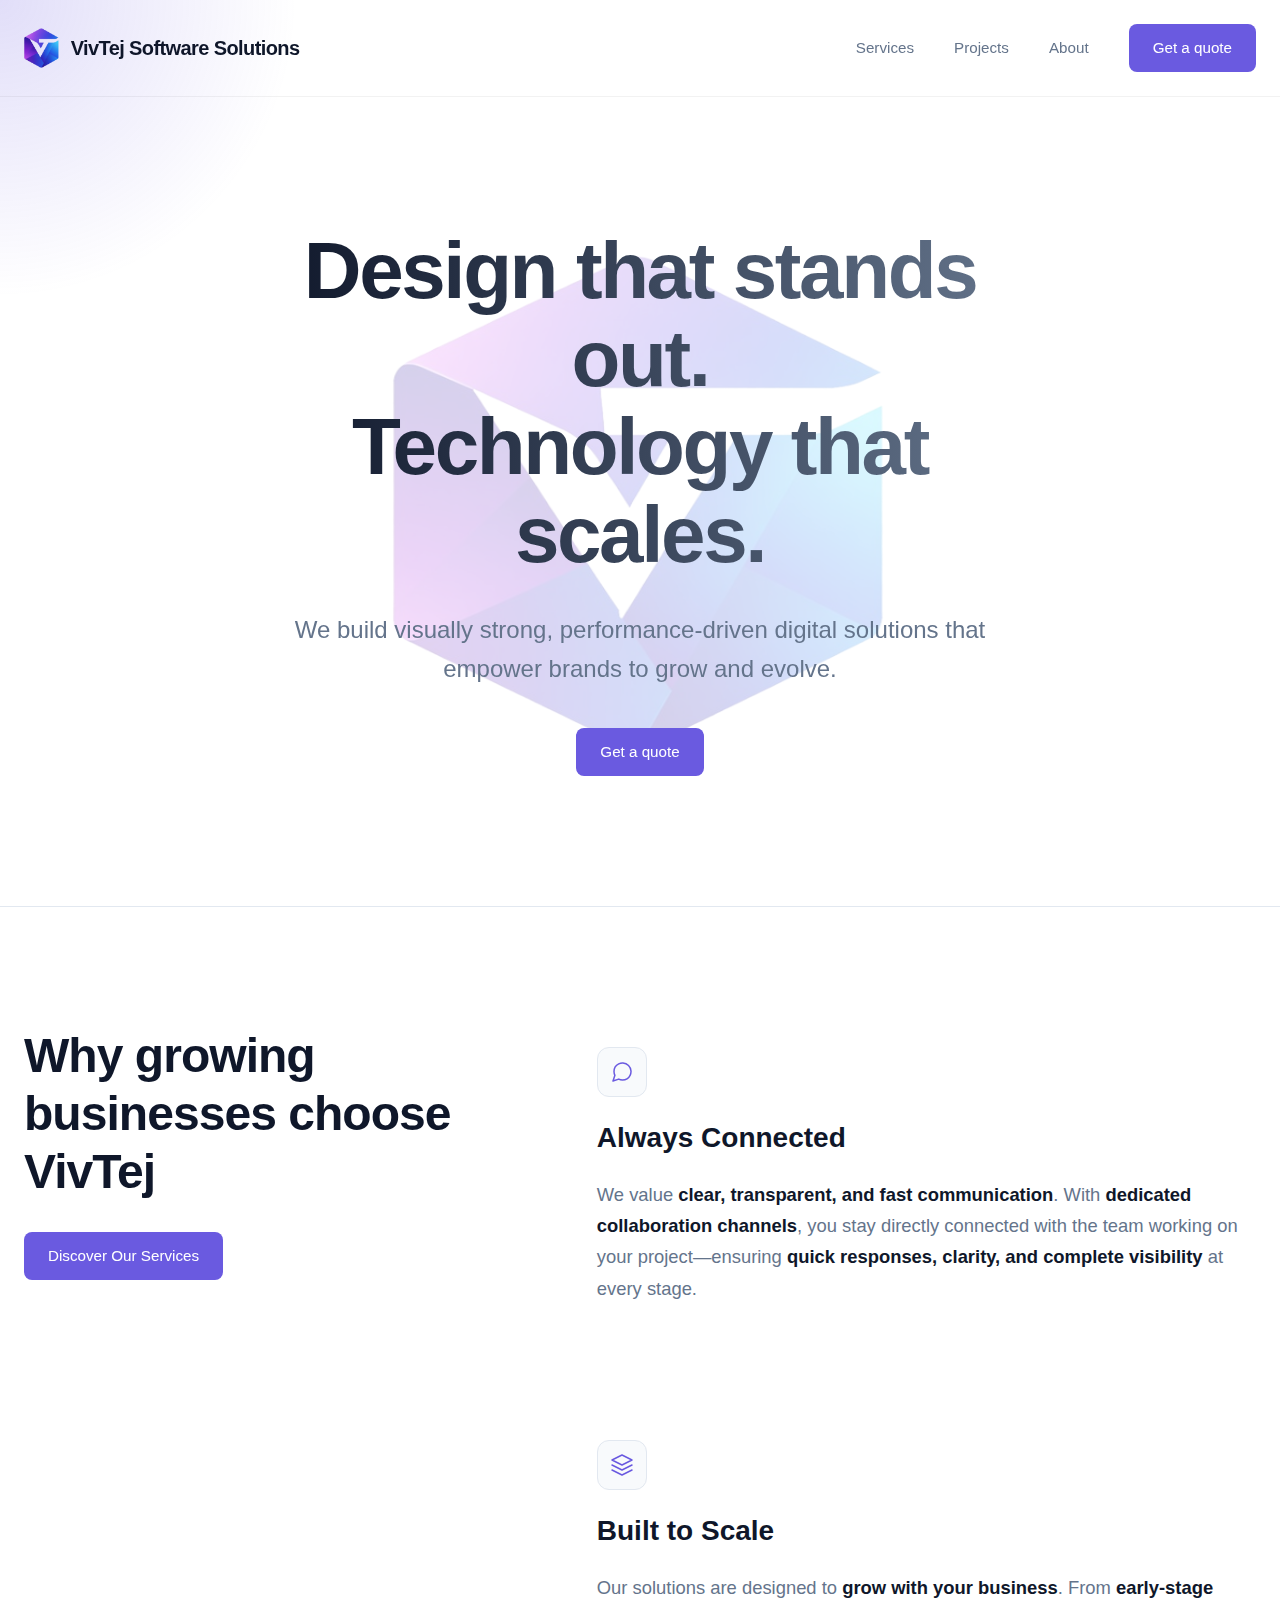
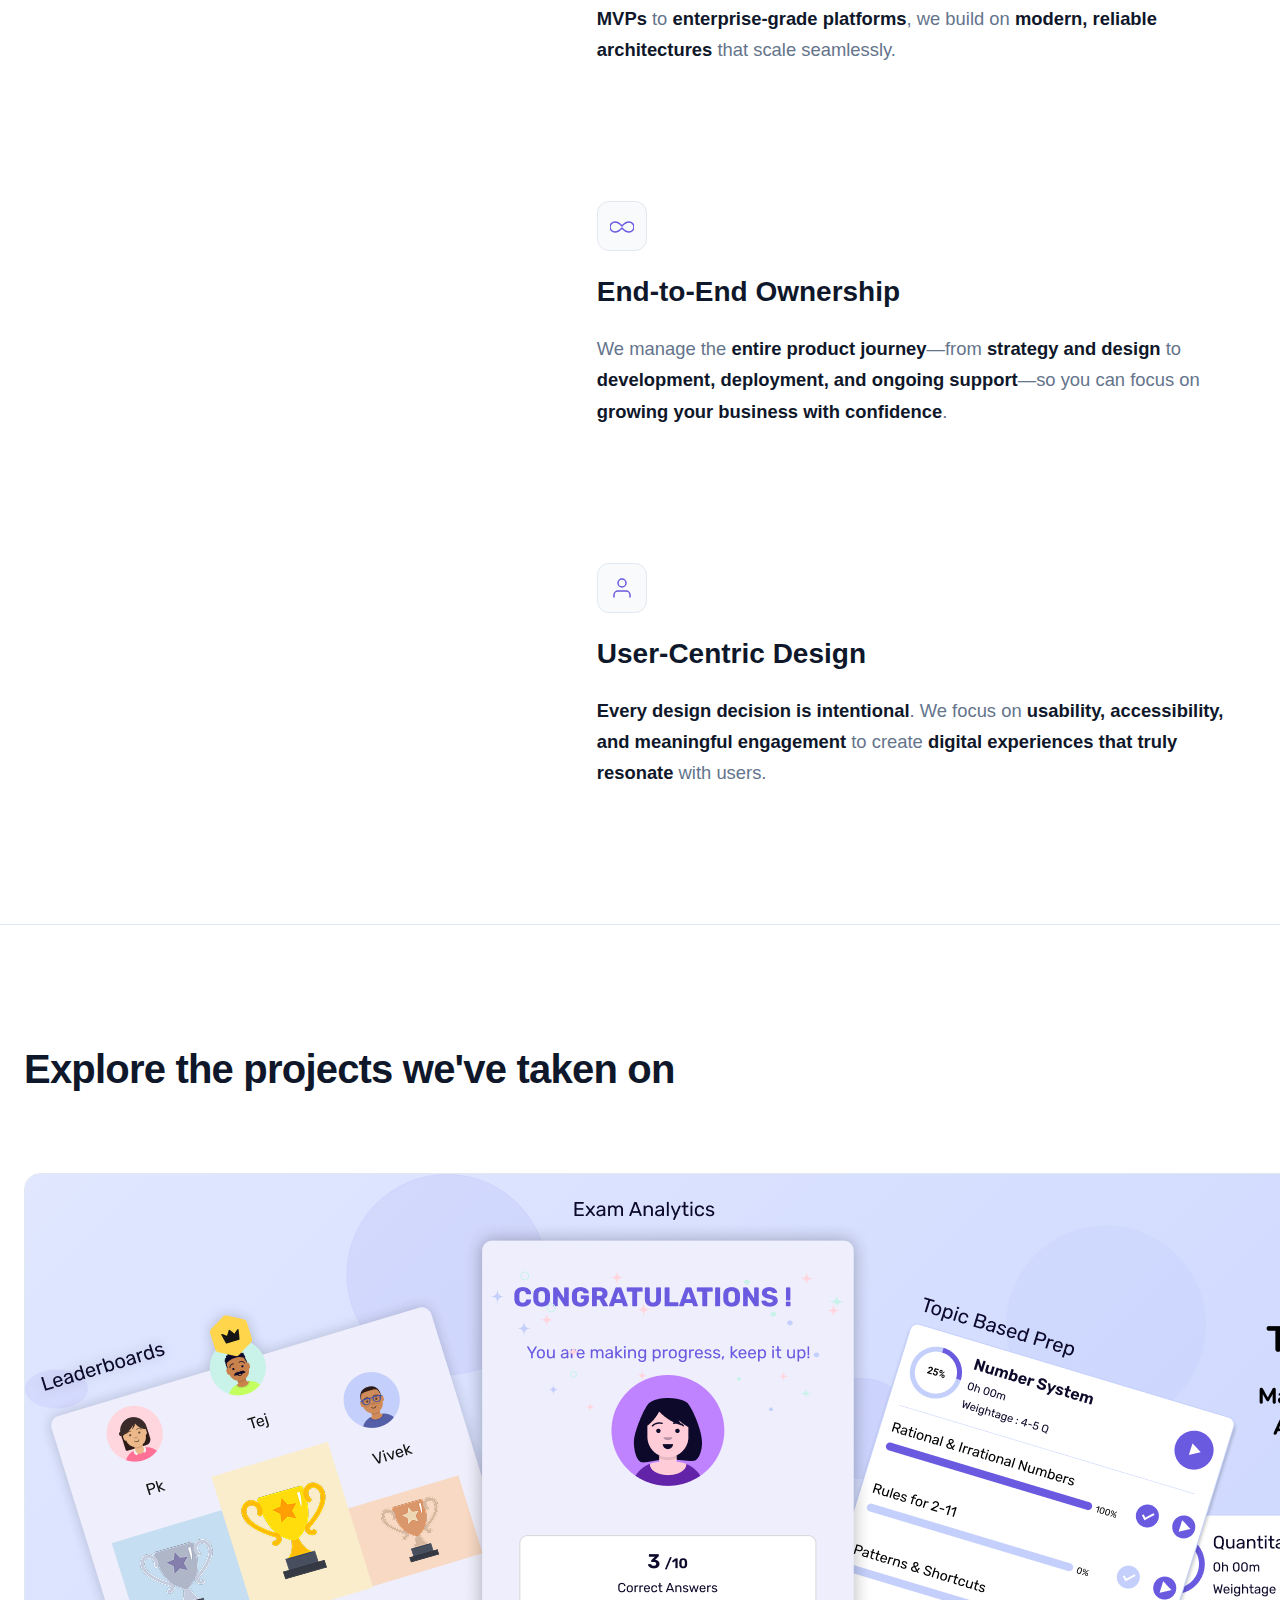
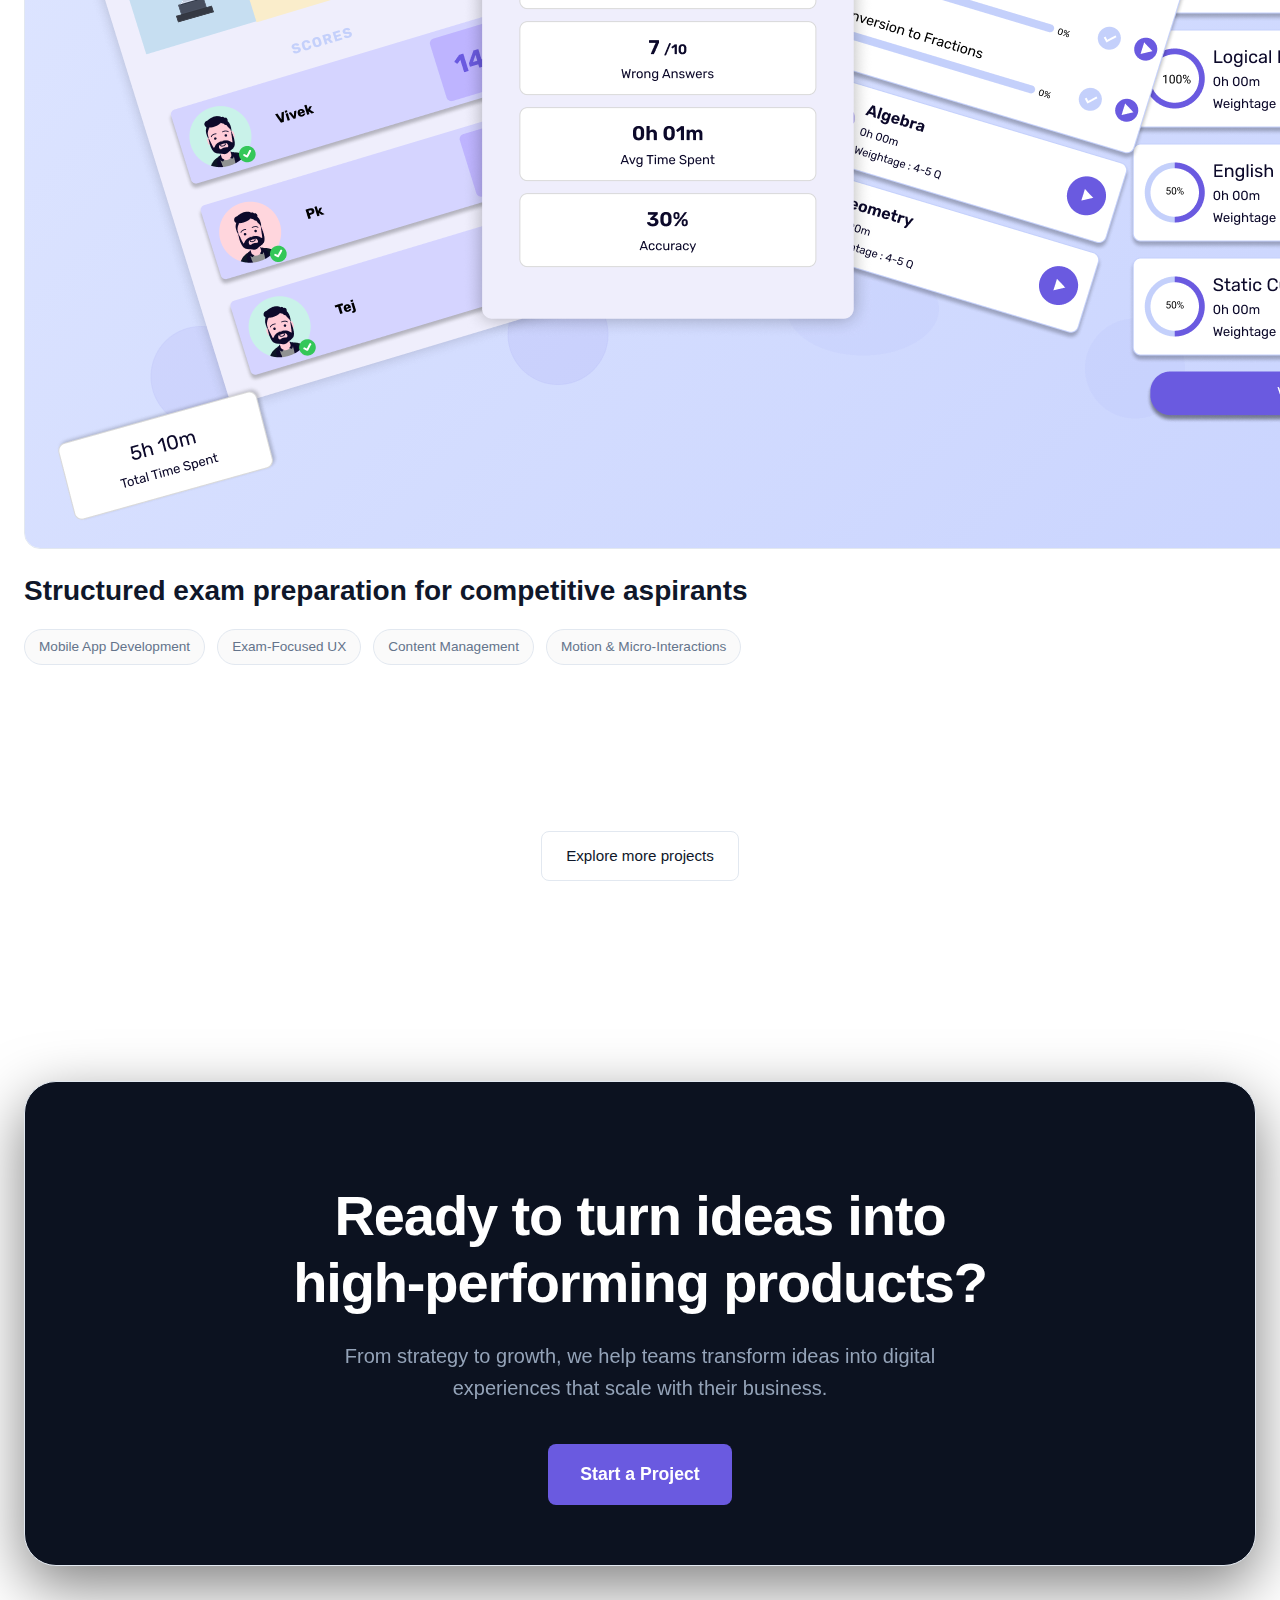
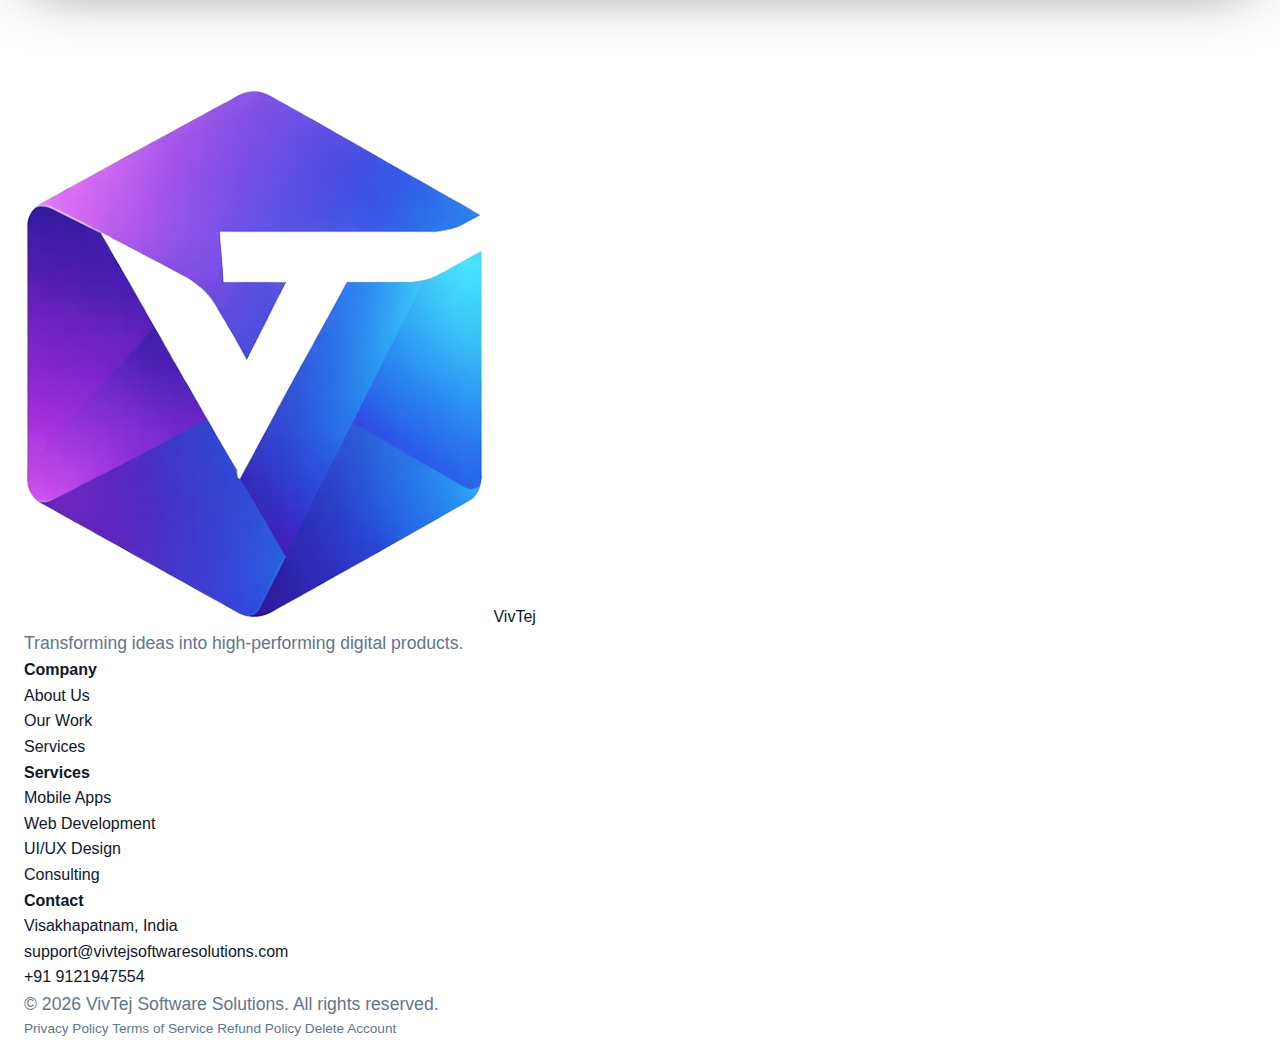
<file: index.html>
<!DOCTYPE html>
<html lang="en">

<head>
  <meta charset="UTF-8" />
  <meta name="viewport" content="width=device-width, initial-scale=1.0" />
  <title>VivTej Software Solutions | Digital Product Studio</title>
  <link rel="stylesheet" href="./styles.css" />
  <link rel="preconnect" href="https://fonts.googleapis.com" />
  <link rel="preconnect" href="https://fonts.gstatic.com" crossorigin />
  <link href="https://fonts.googleapis.com/css2?family=Nunito:wght@300;400;600;700&display=swap" rel="stylesheet" />
</head>

<body>
  <!-- Navigation -->
  <nav class="navbar">
    <div class="container nav-container">
      <a href="./index.html" class="brand">
        <img src="./logo_vivtej.png" alt="VivTej Logo" class="brand-logo">
        <span>VivTej Software Solutions</span>
      </a>
      <div class="nav-actions">
        <div class="nav-links">
          <a href="./services.html">Services</a>
          <a href="./projects.html">Projects</a>
          <a href="./about.html">About</a>
        </div>
        <a href="#" class="btn btn-primary open-quote-modal">Get a quote</a>
      </div>
      <div class="hamburger">
        <span></span>
        <span></span>
        <span></span>
      </div>
    </div>
  </nav>

  <!-- Hero Section -->
  <section class="hero-section homepage-hero">
    <div class="hero-logo-background">
      <img src="./logo_vivtej.png" alt="" aria-hidden="true">
    </div>
    <div class="container hero-container">
      <div class="hero-content">
        <h1 class="hero-title-large">Design that stands out.<br>Technology that scales.</h1>
        <p class="hero-subtext">
          We build visually strong, performance-driven digital solutions that empower brands to grow and evolve.
        </p>
        <div class="hero-actions">
          <a href="#" class="btn btn-primary open-quote-modal">Get a quote</a>
        </div>
      </div>
    </div>
  </section>

  <!-- Sticky Features Section -->
  <section class="sticky-features-section">
    <div class="container features-container">
      <!-- Left Column (Sticky) -->
      <div class="features-sticky">
        <h2>Why growing businesses choose VivTej</h2>
        <a href="./services.html" class="btn btn-primary">Discover Our Services</a>
      </div>

      <!-- Right Column (Scrollable List) -->
      <div class="features-list">
        <!-- Feature 1 -->
        <div class="feature-item">
          <div class="feature-icon">
            <!-- Chat Bubble / Communication -->
            <svg width="24" height="24" viewBox="0 0 24 24" fill="none" stroke="currentColor" stroke-width="1.5"
              stroke-linecap="round" stroke-linejoin="round">
              <path
                d="M21 11.5a8.38 8.38 0 0 1-.9 3.8 8.5 8.5 0 0 1-7.6 4.7 8.38 8.38 0 0 1-3.8-.9L3 21l1.9-5.7a8.38 8.38 0 0 1-.9-3.8 8.5 8.5 0 0 1 4.7-7.6 8.38 8.38 0 0 1 3.8-.9h.5a8.48 8.48 0 0 1 8 8v.5z">
              </path>
            </svg>
          </div>
          <h3>Always Connected</h3>
          <p>We value <strong>clear, transparent, and fast communication</strong>. With <strong>dedicated collaboration
              channels</strong>, you stay directly connected with the team working on your project—ensuring
            <strong>quick responses, clarity, and complete visibility</strong> at every stage.
          </p>
        </div>

        <!-- Feature 2 -->
        <div class="feature-item">
          <div class="feature-icon">
            <!-- Stack / Scalable -->
            <svg width="24" height="24" viewBox="0 0 24 24" fill="none" stroke="currentColor" stroke-width="1.5"
              stroke-linecap="round" stroke-linejoin="round">
              <polygon points="12 2 2 7 12 12 22 7 12 2"></polygon>
              <polyline points="2 17 12 22 22 17"></polyline>
              <polyline points="2 12 12 17 22 12"></polyline>
            </svg>
          </div>
          <h3>Built to Scale</h3>
          <p>Our solutions are designed to <strong>grow with your business</strong>. From <strong>early-stage
              MVPs</strong> to <strong>enterprise-grade platforms</strong>, we build on <strong>modern, reliable
              architectures</strong> that scale seamlessly.</p>
        </div>

        <!-- Feature 3 -->
        <div class="feature-item">
          <div class="feature-icon">
            <!-- Infinity / End-to-End -->
            <svg width="24" height="24" viewBox="0 0 24 24" fill="none" stroke="currentColor" stroke-width="1.5"
              stroke-linecap="round" stroke-linejoin="round">
              <path
                d="M12 12c-2-2.3-4.5-4-7-4a5 5 0 0 0 0 10c2.5 0 5-1.7 7-4 2 2.3 4.5 4 7 4a5 5 0 0 0 0-10c-2.5 0-5 1.7-7 4z">
              </path>
            </svg>
          </div>
          <h3>End-to-End Ownership</h3>
          <p>We manage the <strong>entire product journey</strong>—from <strong>strategy and design</strong> to
            <strong>development, deployment, and ongoing support</strong>—so you can focus on <strong>growing your
              business with confidence</strong>.
          </p>
        </div>

        <!-- Feature 4 -->
        <div class="feature-item">
          <div class="feature-icon">
            <!-- User / Sparkle -->
            <svg width="24" height="24" viewBox="0 0 24 24" fill="none" stroke="currentColor" stroke-width="1.5"
              stroke-linecap="round" stroke-linejoin="round">
              <path d="M20 21v-2a4 4 0 0 0-4-4H8a4 4 0 0 0-4 4v2"></path>
              <circle cx="12" cy="7" r="4"></circle>
            </svg>
          </div>
          <h3>User-Centric Design</h3>
          <p><strong>Every design decision is intentional</strong>. We focus on <strong>usability, accessibility, and
              meaningful engagement</strong> to create <strong>digital experiences that truly resonate</strong> with
            users.
          </p>
        </div>
      </div>
    </div>
    </div>
  </section>

  <!-- Featured Projects -->
  <section class="featured-projects-section">
    <div class="container">
      <div class="section-header">
        <h2>Explore the projects we've taken on</h2>
      </div>

      <div class="projects-grid">
        <!-- Project 1: Helio Render -->
        <div class="project-card-vertical">
          <div class="card-visual-wrapper">
            <div class="visual-placeholder v-helio">
              <img src="./topicPrep.png" alt="">
            </div>

          </div>
          <div class="card-info">
            <h3>Structured exam preparation for competitive aspirants</h3>
            <div class="tags-row">
              <span class="tag-pill">Mobile App Development</span>
              <span class="tag-pill">Exam-Focused UX</span>
              <span class="tag-pill">Content Management</span>
              <span class="tag-pill">Motion & Micro-Interactions</span>
            </div>
          </div>
        </div>

        <!-- Project 2: XPress Leads -->
        <div class="project-card-vertical">
          <div class="card-visual-wrapper">
            <div class="visual-placeholder v-xpress">
              <img src="./skillMedha.png" alt="">
            </div>

          </div>
          <div class="card-info">
            <h3>End-to-end skill and college management platform</h3>
            <div class="tags-row">
              <span class="tag-pill">Web Application Development</span>
              <span class="tag-pill">SaaS</span>
              <span class="tag-pill">Dashboard & Workflow Design</span>
              <span class="tag-pill">Scalable Architecture</span>
              <span class="tag-pill">Role-Based Systems</span>
            </div>
          </div>
        </div>
      </div>

      <div class="section-footer">
        <a href="./projects.html" class="btn btn-secondary">Explore more projects</a>
      </div>
    </div>
  </section>

  <section class="final-cta-section">
    <div class="container">
      <div class="cta-card">
        <div class="cta-content">
          <h2>Ready to turn ideas into high-performing products?</h2>
          <p>
            From strategy to growth, we help teams transform ideas into digital experiences that scale with
            their
            business.
          </p>
          <a href="#" class="btn-cta open-quote-modal">Start a Project</a>
        </div>

        <!-- <div class="cta-scroller-container">
          <div class="cta-scroller-track">
            Set 1
            <div class="scroller-item sc-1"></div>
            <div class="scroller-item sc-2"></div>
            <div class="scroller-item sc-3"></div>
            <div class="scroller-item sc-4"></div>
            <div class="scroller-item sc-5"></div>
            <div class="scroller-item sc-1"></div>
            Set 2 (Duplicate for loop)
            <div class="scroller-item sc-1"></div>
            <div class="scroller-item sc-2"></div>
            <div class="scroller-item sc-3"></div>
            <div class="scroller-item sc-4"></div>
            <div class="scroller-item sc-5"></div>
            <div class="scroller-item sc-1"></div>
          </div>
        </div> -->
      </div>
    </div>
  </section>

  <!-- Footer -->
  <footer class="site-footer">
    <div class="container">
      <div class="footer-top">
        <div class="footer-brand-col">
          <a href="./index.html" class="footer-logo">
            <img src="./logo_vivtej.png" alt="VivTej Software Solutions">
            <span>VivTej</span>
          </a>
          <p class="footer-tagline">Transforming ideas into high-performing digital products.</p>
          <!-- <div class="footer-socials">
            <a href="#" aria-label="LinkedIn">
              <svg xmlns="http://www.w3.org/2000/svg" width="20" height="20" viewBox="0 0 24 24" fill="none"
                stroke="currentColor" stroke-width="2" stroke-linecap="round" stroke-linejoin="round">
                <path d="M16 8a6 6 0 0 1 6 6v7h-4v-7a2 2 0 0 0-2-2 2 2 0 0 0-2 2v7h-4v-7a6 6 0 0 1 6-6z"></path>
                <rect x="2" y="9" width="4" height="12"></rect>
                <circle cx="4" cy="4" r="2"></circle>
              </svg>
            </a>
            <a href="#" aria-label="Twitter">
              <svg xmlns="http://www.w3.org/2000/svg" width="20" height="20" viewBox="0 0 24 24" fill="none"
                stroke="currentColor" stroke-width="2" stroke-linecap="round" stroke-linejoin="round">
                <path
                  d="M23 3a10.9 10.9 0 0 1-3.14 1.53 4.48 4.48 0 0 0-7.86 3v1A10.66 10.66 0 0 1 3 4s-4 9 5 13a11.64 11.64 0 0 1-7 2c9 5 20 0 20-11.5a4.5 4.5 0 0 0-.08-.83A7.72 7.72 0 0 0 23 3z">
                </path>
              </svg>
            </a>
            <a href="#" aria-label="Instagram">
              <svg xmlns="http://www.w3.org/2000/svg" width="20" height="20" viewBox="0 0 24 24" fill="none"
                stroke="currentColor" stroke-width="2" stroke-linecap="round" stroke-linejoin="round">
                <rect x="2" y="2" width="20" height="20" rx="5" ry="5"></rect>
                <path d="M16 11.37A4 4 0 1 1 12.63 8 4 4 0 0 1 16 11.37z"></path>
                <line x1="17.5" y1="6.5" x2="17.51" y2="6.5"></line>
              </svg>
            </a>
          </div> -->
        </div>
        <div class="footer-links-col">
          <h4>Company</h4>
          <ul>
            <li><a href="./about.html">About Us</a></li>
            <li><a href="./projects.html">Our Work</a></li>
            <li><a href="./services.html">Services</a></li>
            <!-- <li><a href="#">Careers</a></li> -->
          </ul>
        </div>
        <div class="footer-links-col">
          <h4>Services</h4>
          <ul>
            <li><a href="./services.html">Mobile Apps</a></li>
            <li><a href="./services.html">Web Development</a></li>
            <li><a href="./services.html">UI/UX Design</a></li>
            <li><a href="./services.html">Consulting</a></li>
          </ul>
        </div>
        <div class="footer-links-col">
          <h4>Contact</h4>
          <ul class="contact-list">
            <li>Visakhapatnam, India</li>
            <li><a href="mailto:support@vivtejsoftwaresolutions.com">support@vivtejsoftwaresolutions.com</a></li>
            <li><a href="tel:+919121947554">+91 9121947554</a></li>
          </ul>
        </div>
      </div>
      <div class="footer-bottom">
        <p>&copy; 2026 VivTej Software Solutions. All rights reserved.</p>
        <div class="footer-legal">
          <a href="./privacy.html">Privacy Policy</a>
          <a href="./terms.html">Terms of Service</a>
          <a href="./refund.html">Refund Policy</a>
          <a href="./delete-account.html">Delete Account</a>
        </div>
      </div>
    </div>
  </footer>

  <script src="./script.js"></script>
</body>

</html>
</file>
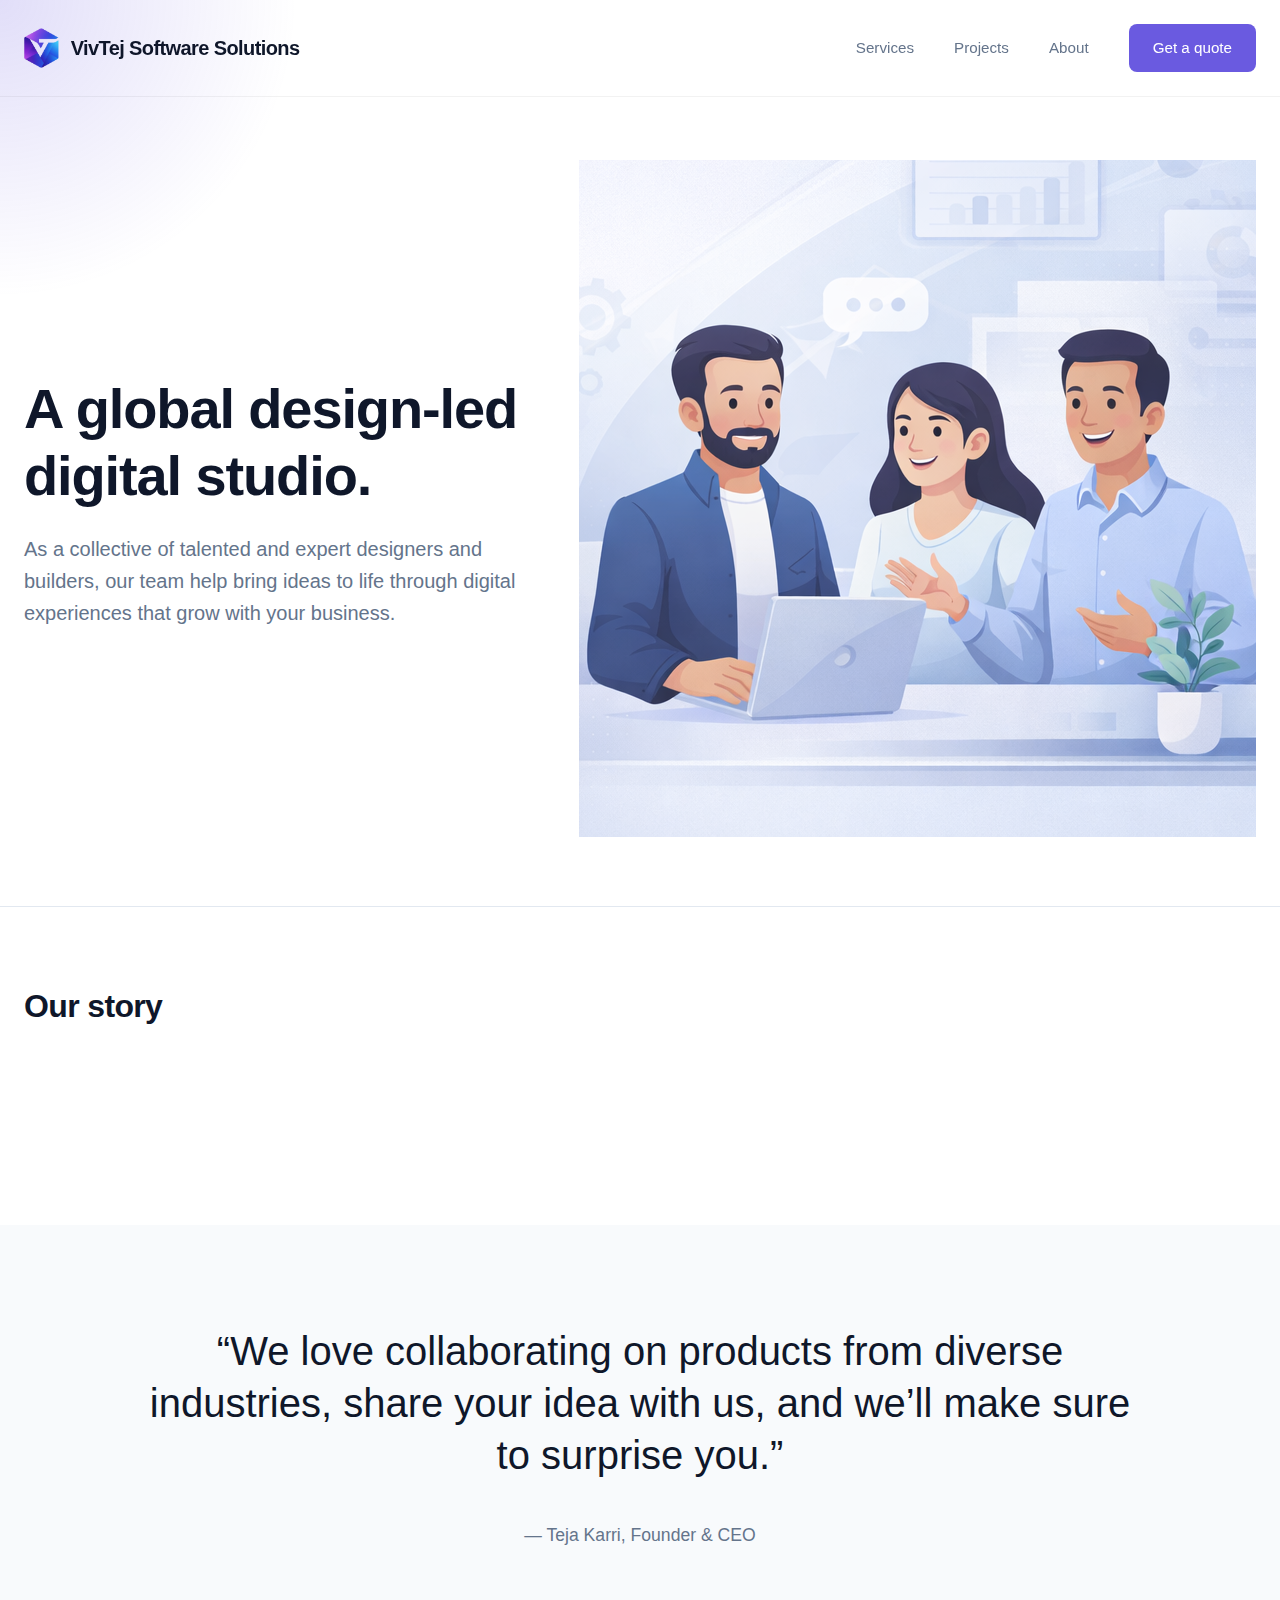
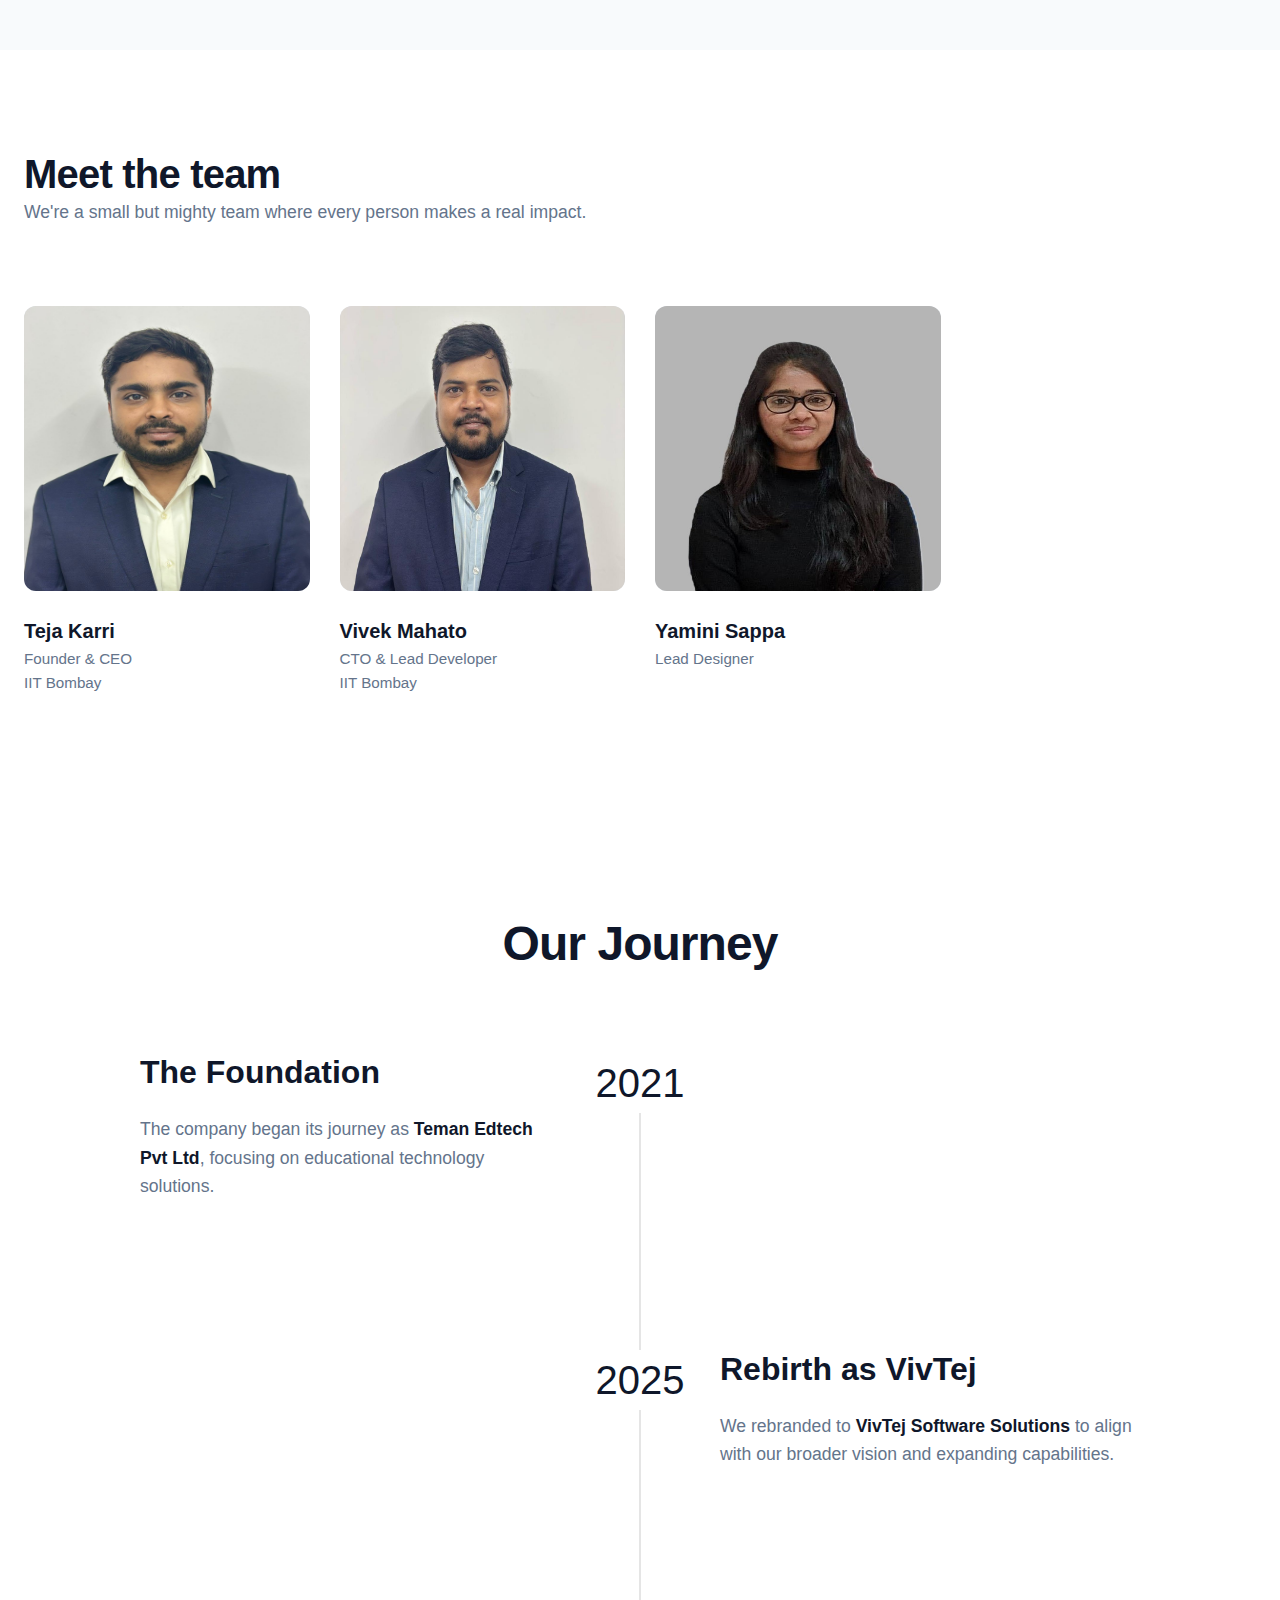
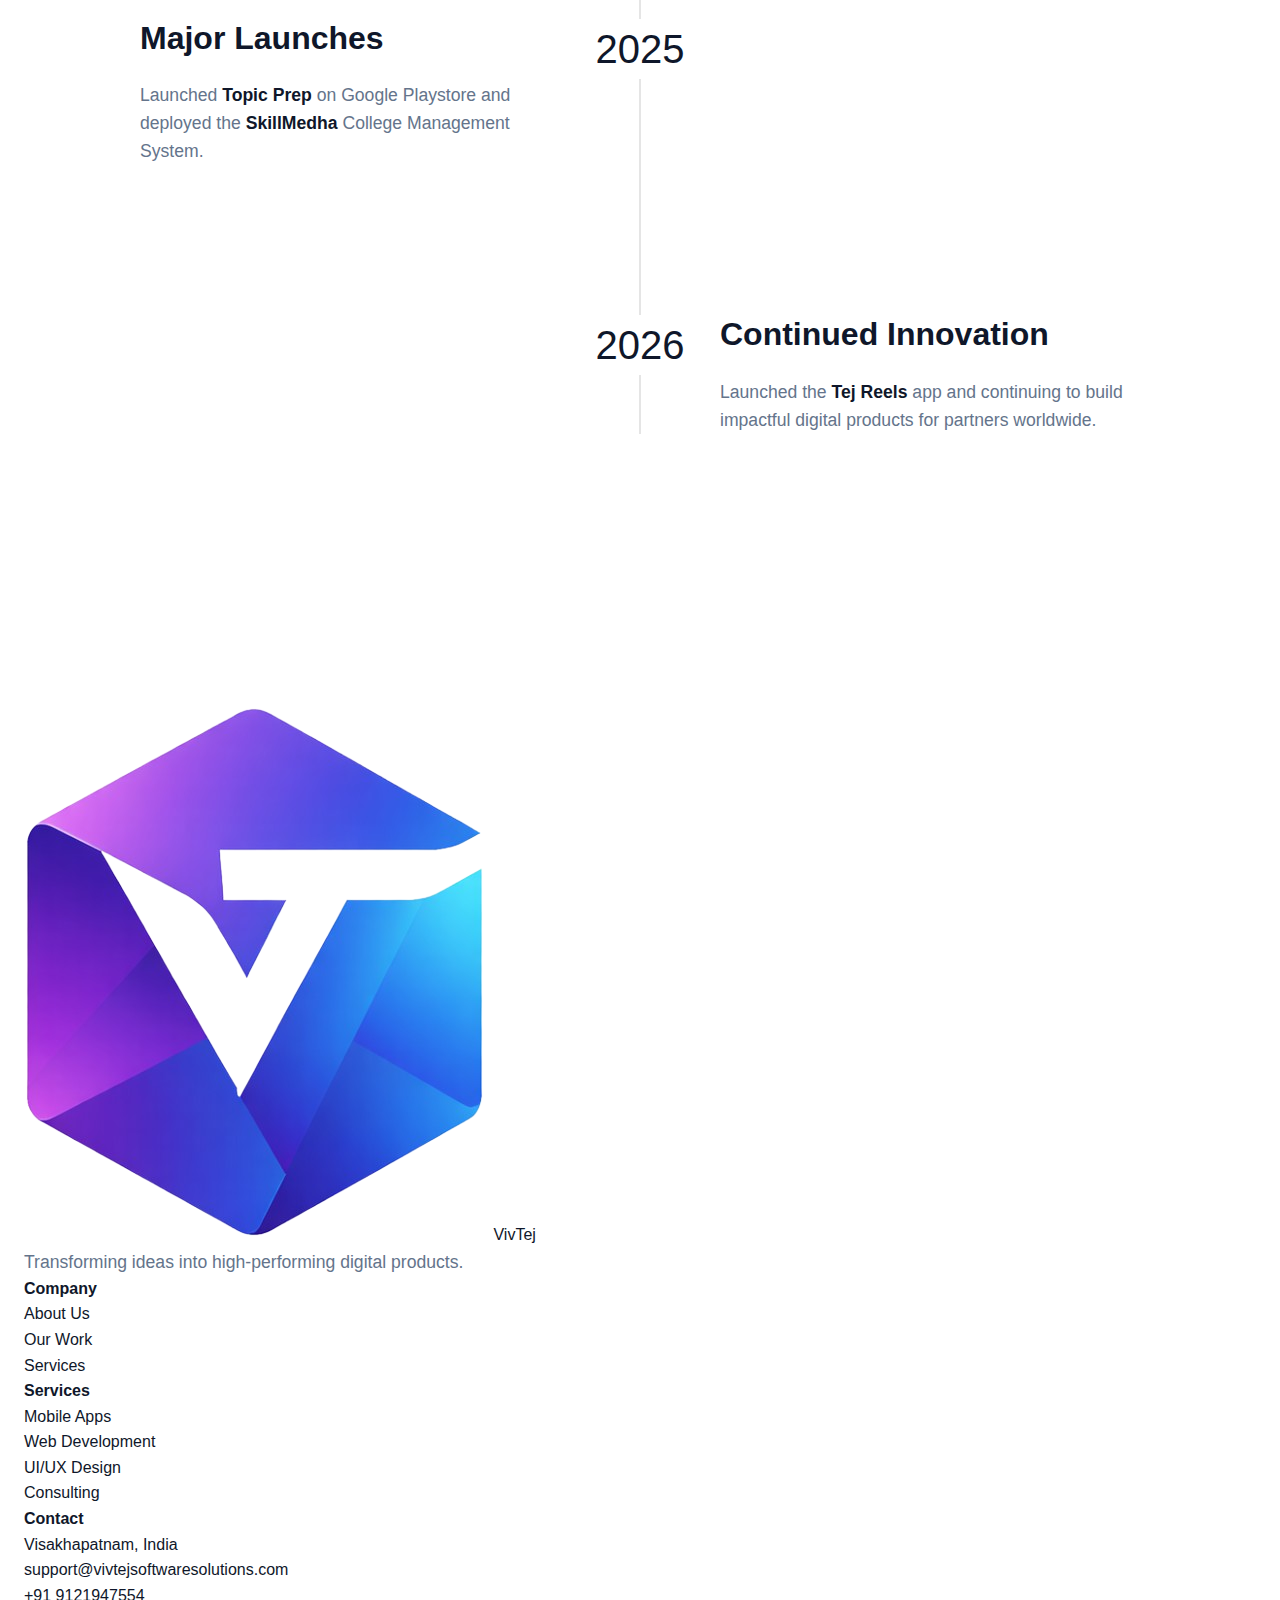
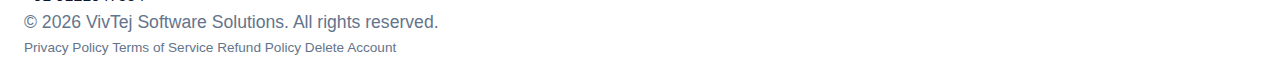
<file: about.html>
<!DOCTYPE html>
<html lang="en">

<head>
    <meta charset="UTF-8" />
    <meta name="viewport" content="width=device-width, initial-scale=1.0" />
    <title>About Us | VivTej Software Solutions</title>
    <link rel="stylesheet" href="./styles.css" />
    <link rel="preconnect" href="https://fonts.googleapis.com" />
    <link rel="preconnect" href="https://fonts.gstatic.com" crossorigin />
    <link href="https://fonts.googleapis.com/css2?family=Nunito:wght@300;400;600;700&display=swap" rel="stylesheet" />
</head>

<body>
    <!-- Navigation -->
    <nav class="navbar">
        <div class="container nav-container">
            <a href="./index.html" class="brand">
                <img src="./logo_vivtej.png" alt="VivTej Logo" class="brand-logo">
                <span>VivTej Software Solutions</span>
            </a>
            <div class="nav-actions">
                <div class="nav-links">
                    <a href="./services.html">Services</a>
                    <a href="./projects.html">Projects</a>
                    <a href="./about.html">About</a>
                </div>
                <a href="#" class="btn btn-primary open-quote-modal">Get a quote</a>
            </div>
            <div class="hamburger">
                <span></span>
                <span></span>
                <span></span>
            </div>
        </div>
    </nav>

    <!-- Hero Section -->
    <section class="hero-section about-hero">
        <div class="container hero-container">
            <div class="hero-content">
                <h1>A global design-led digital studio.</h1>
                <p class="hero-subtext">
                    As a collective of talented and expert designers and builders, our team help bring ideas to life
                    through digital experiences that grow with your business.
                </p>
            </div>
            <div class="hero-image-wrapper">
                <img src="./about_banner.png" alt="VivTej Studio Environment" />
            </div>
        </div>
    </section>

    <!-- Story Section -->
    <section class="story-section">
        <div class="container">
            <div class="story-content">
                <h2>Our story</h2>
                <div class="typewriter-container">
                    <p class="typewriter-block">Our journey began in 2021 as Teman Edtech with a simple goal: to build a
                        fully remote team
                        that could live their best
                        lives while creating their best work.</p>
                    <p class="typewriter-block">Although our backgrounds are diverse, we share a strong passion for
                        design and technology, and for
                        how
                        the two areas can complement each other. VivTej was born from that passion.</p>
                </div>
            </div>
        </div>
    </section>

    <!-- Quote Section -->
    <section class="quote-section">
        <div class="container">
            <blockquote>
                “We love collaborating on products from diverse industries, share your idea with us, and we’ll make
                sure to surprise you.”
            </blockquote>
            <cite>— Teja Karri, Founder & CEO</cite>
        </div>
    </section>

    <!-- Team Section -->
    <section class="team-section">
        <div class="container">
            <div class="section-header">
                <h2>Meet the team</h2>
                <p>We're a small but mighty team where every person makes a real impact.</p>
            </div>
            <div class="team-grid">
                <!-- Team Member 1 -->
                <div class="team-card">
                    <img src="./teja_karri.jpeg" alt="Teja Karri" class="team-visual">
                    <h3>Teja Karri</h3>
                    <p>Founder & CEO</p>
                    <p class="team-edu">IIT Bombay</p>
                </div>
                <!-- Team Member 2 -->
                <div class="team-card">
                    <img src="./vivek_mahato.jpeg" alt="Vivek Mahato" class="team-visual">
                    <h3>Vivek Mahato</h3>
                    <p>CTO & Lead Developer</p>
                    <p class="team-edu">IIT Bombay</p>
                </div>
                <!-- Team Member 3 -->
                <div class="team-card">
                    <img src="./yamini_sappa.jpeg" alt="Yamini Sappa" class="team-visual">
                    <h3>Yamini Sappa</h3>
                    <p>Lead Designer</p>
                </div>
            </div>
        </div>
    </section>

    <!-- Timeline Section (Reused Process Timeline Styles) -->
    <section class="process-section" style="background: transparent;">
        <div class="container">
            <div class="process-header">
                <h2>Our Journey</h2>
            </div>
            <div class="process-timeline">
                <div class="timeline-line">
                    <div class="line-progress"></div>
                </div>

                <div class="timeline-item left">
                    <div class="timeline-num">2021</div>
                    <div class="timeline-content">
                        <h3 class="process-title">The Foundation</h3>
                        <p class="process-desc">The company began its journey as <strong>Teman Edtech Pvt Ltd</strong>,
                            focusing on educational technology solutions.</p>
                    </div>
                </div>

                <div class="timeline-item right">
                    <div class="timeline-num">2025</div>
                    <div class="timeline-content">
                        <h3 class="process-title">Rebirth as VivTej</h3>
                        <p class="process-desc">We rebranded to <strong>VivTej Software Solutions</strong> to align with
                            our broader vision and expanding capabilities.</p>
                    </div>
                </div>

                <div class="timeline-item left">
                    <div class="timeline-num">2025</div>
                    <div class="timeline-content">
                        <h3 class="process-title">Major Launches</h3>
                        <p class="process-desc">Launched <strong>Topic Prep</strong> on Google Playstore and deployed
                            the <strong>SkillMedha</strong> College Management System.</p>
                    </div>
                </div>

                <div class="timeline-item right">
                    <div class="timeline-num">2026</div>
                    <div class="timeline-content">
                        <h3 class="process-title">Continued Innovation</h3>
                        <p class="process-desc">Launched the <strong>Tej Reels</strong> app and continuing to build
                            impactful digital products for partners worldwide.</p>
                    </div>
                </div>
            </div>
        </div>
    </section>

    <!-- Footer -->
    <footer class="site-footer">
        <div class="container">
            <div class="footer-top">
                <div class="footer-brand-col">
                    <a href="./index.html" class="footer-logo">
                        <img src="./logo_vivtej.png" alt="VivTej Software Solutions">
                        <span>VivTej</span>
                    </a>
                    <p class="footer-tagline">Transforming ideas into high-performing digital products.</p>
                    <!-- <div class="footer-socials">
                        <a href="#" aria-label="LinkedIn">
                            <svg xmlns="http://www.w3.org/2000/svg" width="20" height="20" viewBox="0 0 24 24"
                                fill="none" stroke="currentColor" stroke-width="2" stroke-linecap="round"
                                stroke-linejoin="round">
                                <path
                                    d="M16 8a6 6 0 0 1 6 6v7h-4v-7a2 2 0 0 0-2-2 2 2 0 0 0-2 2v7h-4v-7a6 6 0 0 1 6-6z">
                                </path>
                                <rect x="2" y="9" width="4" height="12"></rect>
                                <circle cx="4" cy="4" r="2"></circle>
                            </svg>
                        </a>
                        <a href="#" aria-label="Twitter">
                            <svg xmlns="http://www.w3.org/2000/svg" width="20" height="20" viewBox="0 0 24 24"
                                fill="none" stroke="currentColor" stroke-width="2" stroke-linecap="round"
                                stroke-linejoin="round">
                                <path
                                    d="M23 3a10.9 10.9 0 0 1-3.14 1.53 4.48 4.48 0 0 0-7.86 3v1A10.66 10.66 0 0 1 3 4s-4 9 5 13a11.64 11.64 0 0 1-7 2c9 5 20 0 20-11.5a4.5 4.5 0 0 0-.08-.83A7.72 7.72 0 0 0 23 3z">
                                </path>
                            </svg>
                        </a>
                        <a href="#" aria-label="Instagram">
                            <svg xmlns="http://www.w3.org/2000/svg" width="20" height="20" viewBox="0 0 24 24"
                                fill="none" stroke="currentColor" stroke-width="2" stroke-linecap="round"
                                stroke-linejoin="round">
                                <rect x="2" y="2" width="20" height="20" rx="5" ry="5"></rect>
                                <path d="M16 11.37A4 4 0 1 1 12.63 8 4 4 0 0 1 16 11.37z"></path>
                                <line x1="17.5" y1="6.5" x2="17.51" y2="6.5"></line>
                            </svg>
                        </a>
                    </div> -->
                </div>
                <div class="footer-links-col">
                    <h4>Company</h4>
                    <ul>
                        <li><a href="./about.html">About Us</a></li>
                        <li><a href="./projects.html">Our Work</a></li>
                        <li><a href="./services.html">Services</a></li>
                        <!-- <li><a href="#">Careers</a></li> -->
                    </ul>
                </div>
                <div class="footer-links-col">
                    <h4>Services</h4>
                    <ul>
                        <li><a href="./services.html">Mobile Apps</a></li>
                        <li><a href="./services.html">Web Development</a></li>
                        <li><a href="./services.html">UI/UX Design</a></li>
                        <li><a href="./services.html">Consulting</a></li>
                    </ul>
                </div>
                <div class="footer-links-col">
                    <h4>Contact</h4>
                    <ul class="contact-list">
                        <li>Visakhapatnam, India</li>
                        <li><a href="mailto:support@vivtejsoftwaresolutions.com">support@vivtejsoftwaresolutions.com</a></li>
                        <li><a href="tel:+919121947554">+91 9121947554</a></li>
                    </ul>
                </div>
            </div>
            <div class="footer-bottom">
                <p>&copy; 2026 VivTej Software Solutions. All rights reserved.</p>
                <div class="footer-legal">
                    <a href="./privacy.html">Privacy Policy</a>
                    <a href="./terms.html">Terms of Service</a>
                    <a href="./refund.html">Refund Policy</a>
                    <a href="./delete-account.html">Delete Account</a>
                </div>
            </div>
        </div>
    </footer>

    <script src="./script.js"></script>
</body>

</html>
</file>
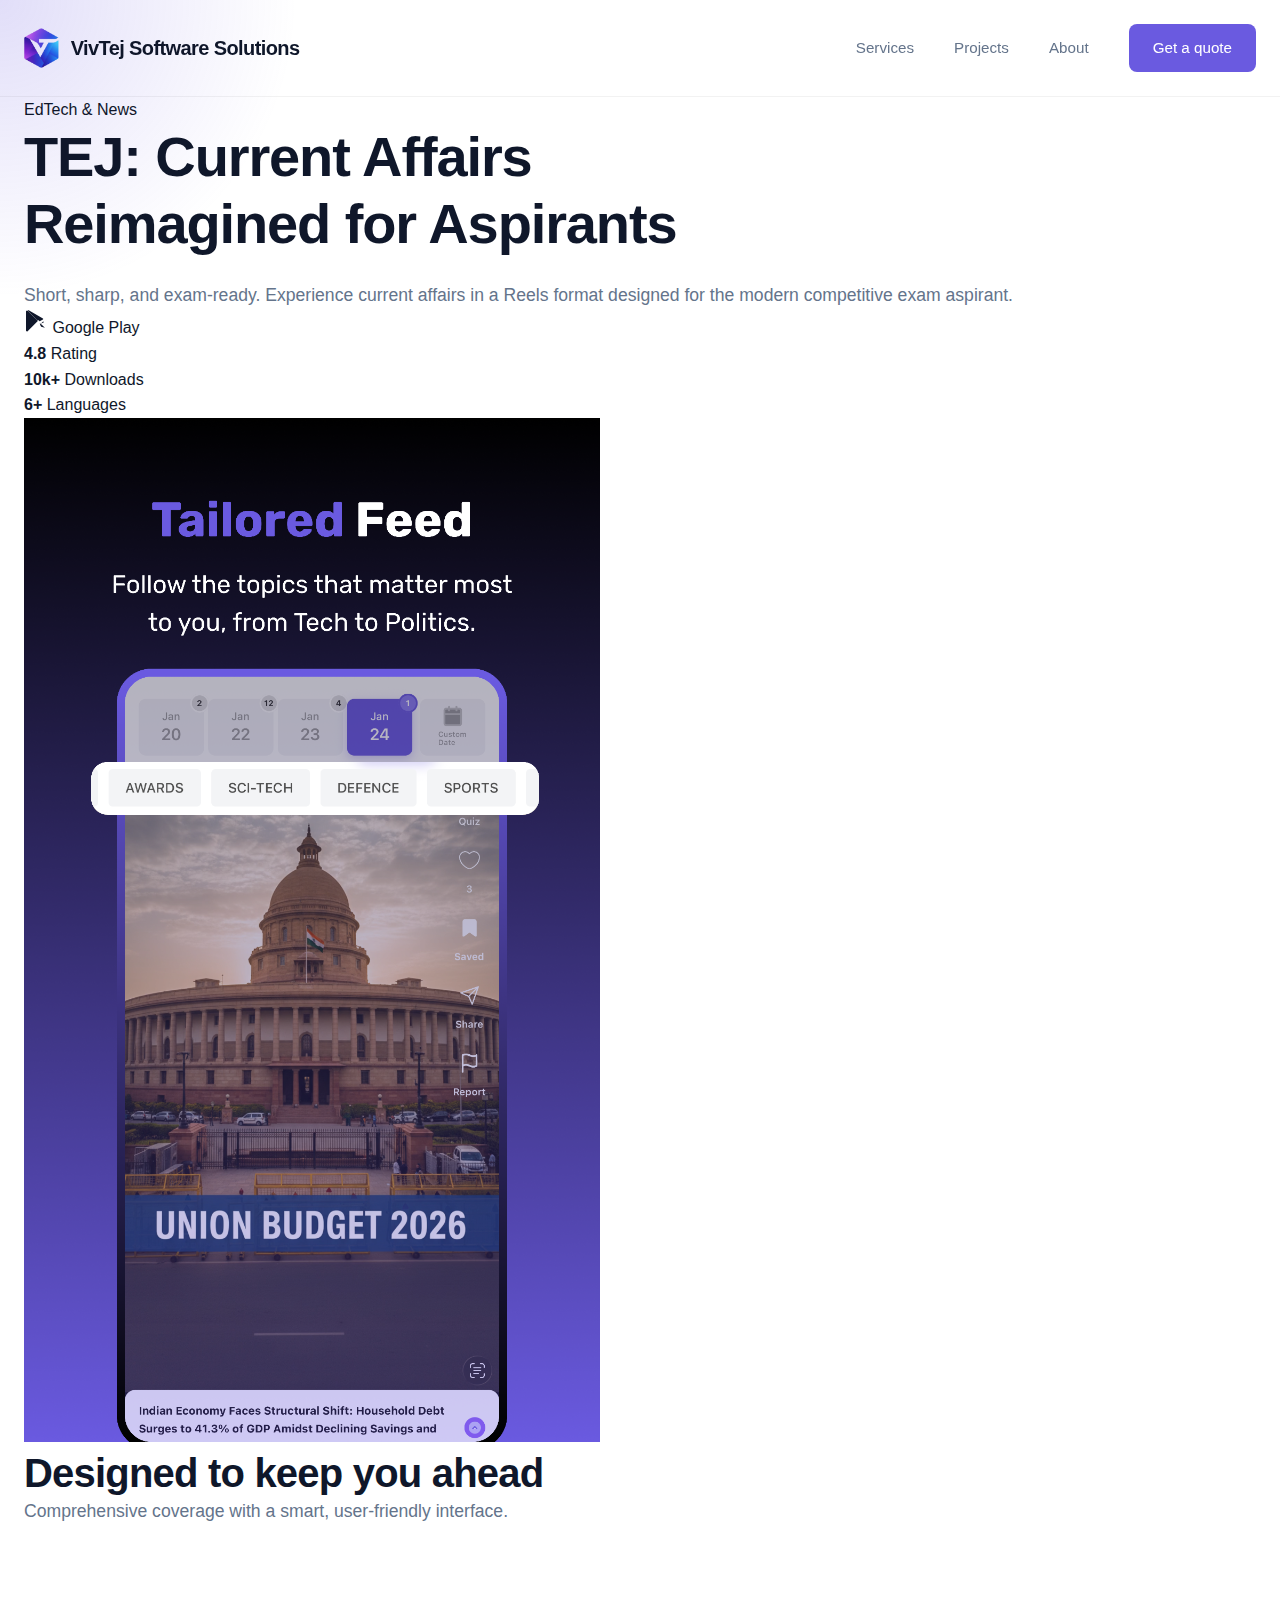
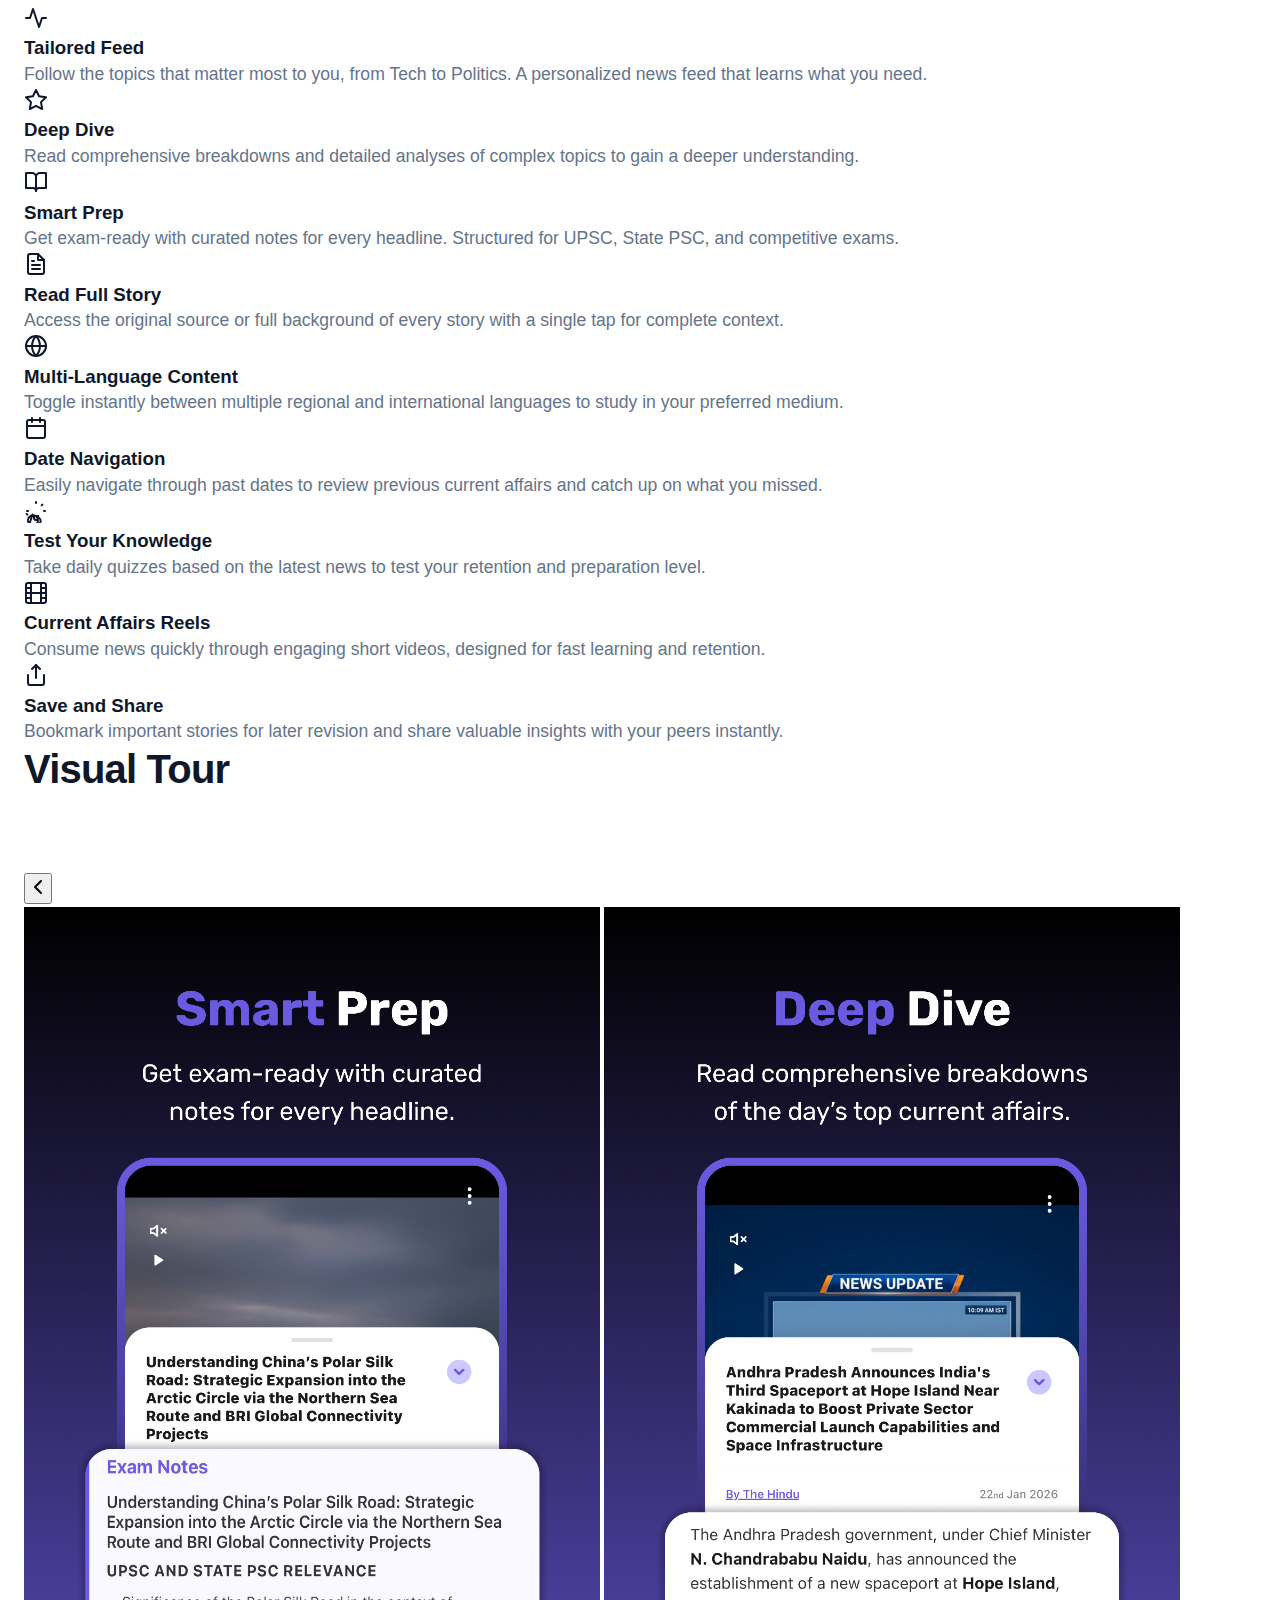
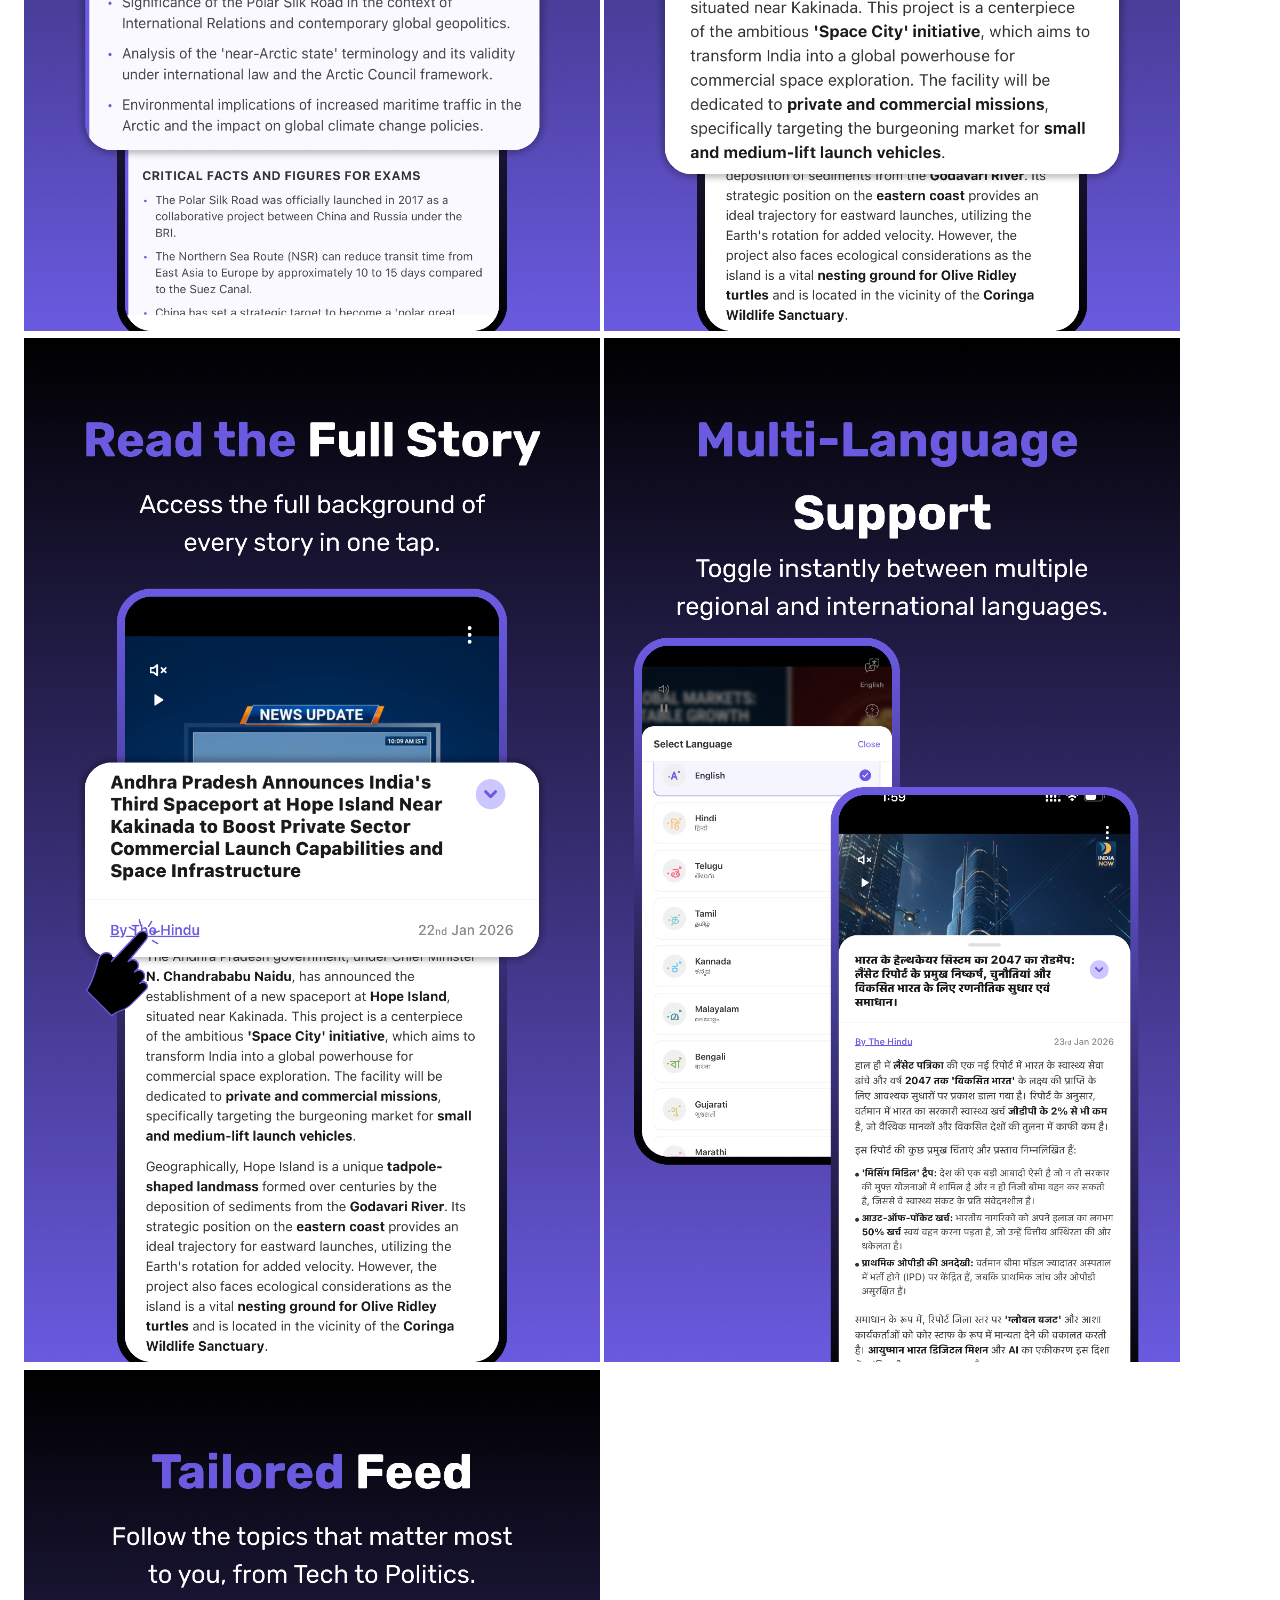
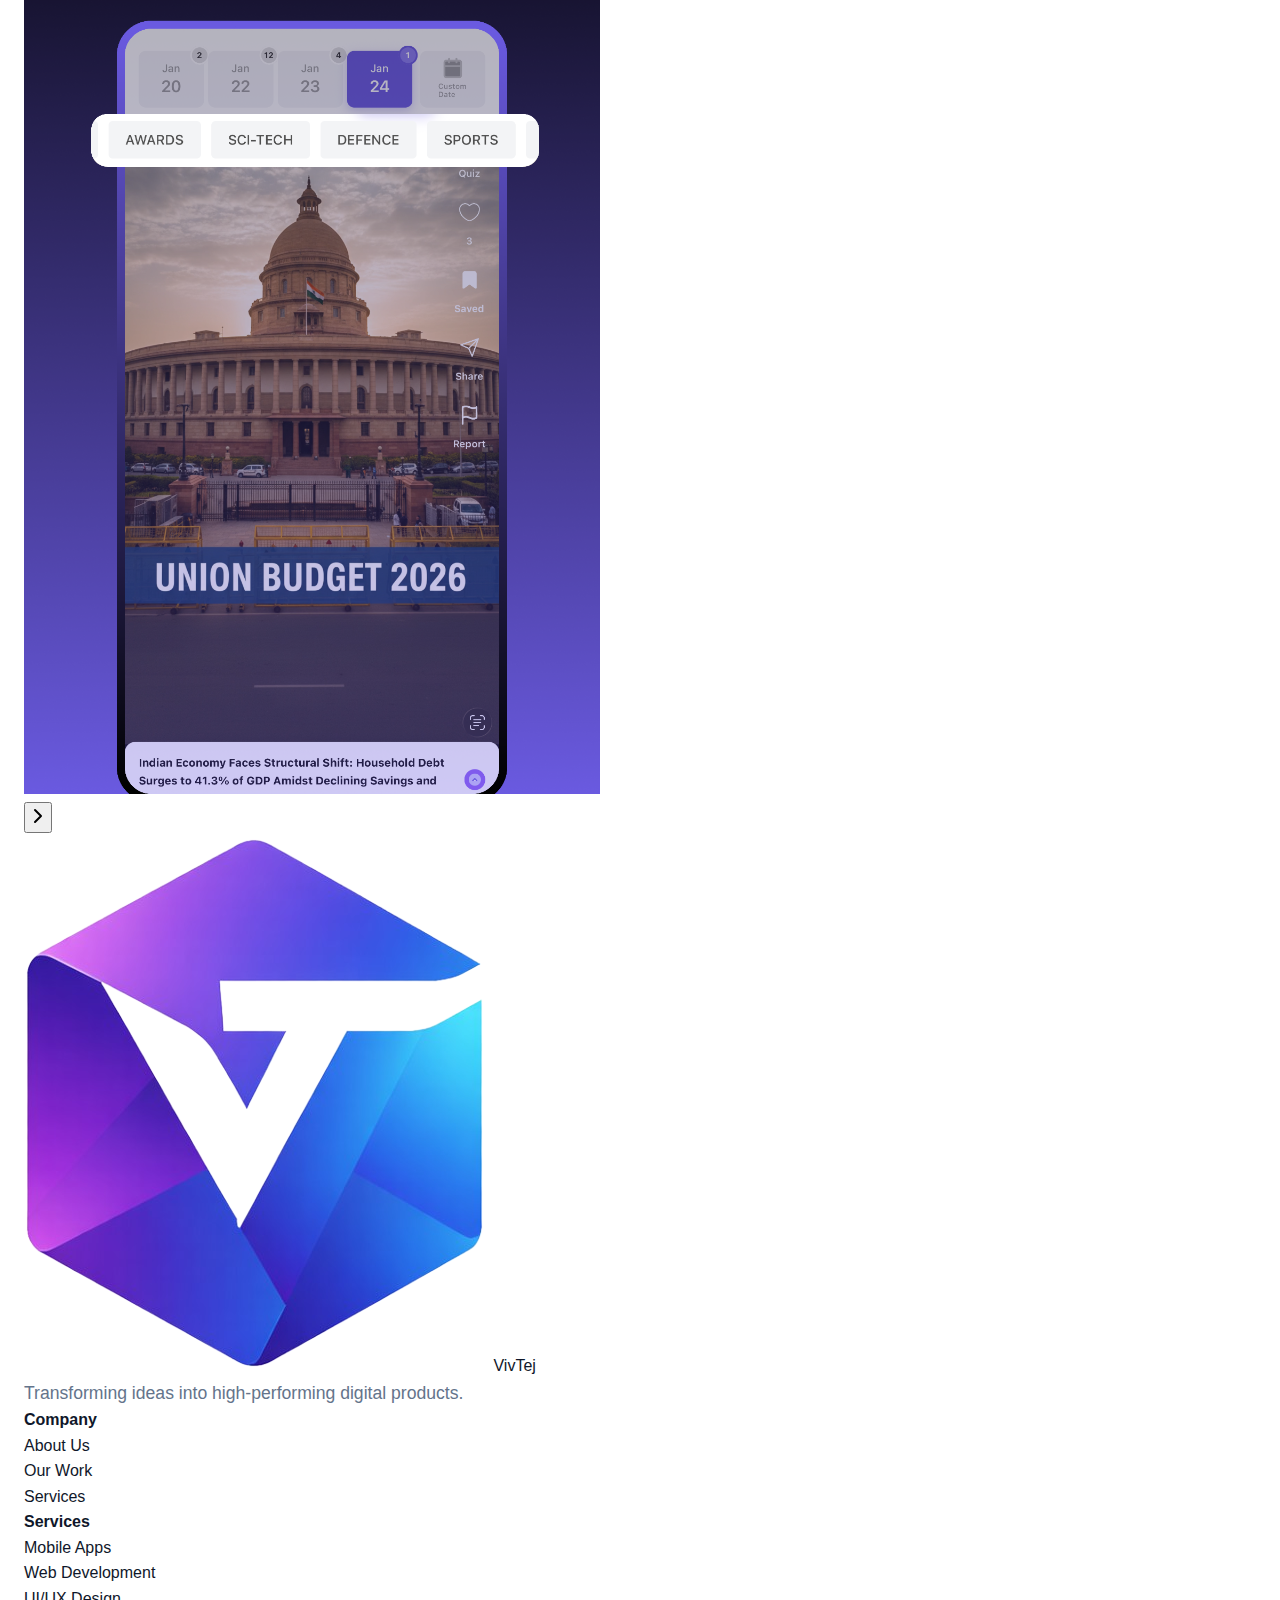
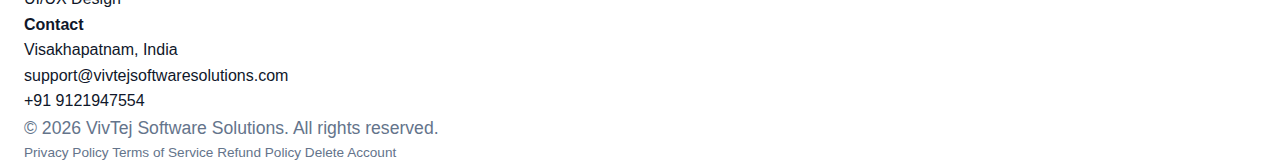
<file: app-details.html>
<!DOCTYPE html>
<html lang="en">

<head>
    <meta charset="UTF-8" />
    <meta name="viewport" content="width=device-width, initial-scale=1.0" />
    <title>TEJ - Current Affairs Reels | VivTej Software Solutions</title>
    <link rel="stylesheet" href="./styles.css" />
    <link rel="preconnect" href="https://fonts.googleapis.com" />
    <link rel="preconnect" href="https://fonts.gstatic.com" crossorigin />
    <link href="https://fonts.googleapis.com/css2?family=Nunito:wght@300;400;600;700;800&display=swap"
        rel="stylesheet" />
</head>

<body class="app-details-page">
    <!-- Navigation -->
    <nav class="navbar">
        <div class="container nav-container">
            <a href="./index.html" class="brand">
                <img src="./logo_vivtej.png" alt="VivTej Logo" class="brand-logo">
                <span>VivTej Software Solutions</span>
            </a>
            <div class="nav-actions">
                <div class="nav-links">
                    <a href="./services.html">Services</a>
                    <a href="./projects.html">Projects</a>
                    <a href="./about.html">About</a>
                </div>
                <a href="#" class="btn btn-primary open-quote-modal">Get a quote</a>
            </div>
            <div class="hamburger">
                <span></span>
                <span></span>
                <span></span>
            </div>
        </div>
    </nav>

    <!-- App Hero Section -->
    <section class="app-hero">
        <div class="container app-hero-container">
            <div class="app-hero-content">
                <span class="app-tag-pill">EdTech & News</span>
                <h1 class="app-hero-title">TEJ: Current Affairs <br /><span class="text-gradient">Reimagined for
                        Aspirants</span></h1>
                <p class="app-hero-subtext">
                    Short, sharp, and exam-ready. Experience current affairs in a Reels format designed for the modern
                    competitive exam aspirant.
                </p>
                <div class="app-store-buttons">
                    <a href="#" class="store-btn">
                        <svg viewBox="0 0 24 24" width="24" height="24" fill="currentColor">
                            <path
                                d="M3.609 1.814L13.792 12 3.61 22.186a.996.996 0 0 1-1.61-.775V2.589a.996.996 0 0 1 1.61-.775zm12.306 12.062l4.996 4.996-3.737-1.163-1.26-2.091 2.936-2.937a.499.499 0 0 1 .737.737l-3.672 1.458zm-2.122-2.122L3.89 1.851a.5.5 0 0 1 .794-.486l14.28 8.16a.5.5 0 0 1 0 .868l-3.328 1.902-1.843-1.54z">
                            </path>
                        </svg>
                        <span>Google Play</span>
                    </a>
                </div>
                <div class="app-stats-row">
                    <div class="stat-item">
                        <strong>4.8</strong>
                        <span>Rating</span>
                    </div>
                    <div class="stat-item">
                        <strong>10k+</strong>
                        <span>Downloads</span>
                    </div>
                    <div class="stat-item">
                        <strong>6+</strong>
                        <span>Languages</span>
                    </div>
                </div>
            </div>
            <div class="app-hero-visual">
                <div class="phone-mockup">
                    <div class="phone-notch"></div>
                    <img src="./app_tej_tailored_feed.png" alt="TEJ App Feed" class="phone-screen">
                </div>
            </div>
        </div>
    </section>

    <!-- Features Grid -->
    <section class="app-features-section">
        <div class="container">
            <div class="section-header center">
                <h2>Designed to keep you ahead</h2>
                <p>Comprehensive coverage with a smart, user-friendly interface.</p>
            </div>

            <div class="app-features-grid" style="grid-template-columns: repeat(auto-fit, minmax(300px, 1fr));">
                <!-- 1. Tailored Feed -->
                <div class="app-feature-card">
                    <div class="feature-icon-wrapper">
                        <svg width="24" height="24" viewBox="0 0 24 24" fill="none" stroke="currentColor"
                            stroke-width="2" stroke-linecap="round" stroke-linejoin="round">
                            <path d="M22 12h-4l-3 9L9 3l-3 9H2" />
                        </svg>
                    </div>
                    <h3>Tailored Feed</h3>
                    <p>Follow the topics that matter most to you, from Tech to Politics. A personalized news feed that
                        learns what you need.</p>
                </div>

                <!-- 2. Deep Dive -->
                <div class="app-feature-card">
                    <div class="feature-icon-wrapper">
                        <svg width="24" height="24" viewBox="0 0 24 24" fill="none" stroke="currentColor"
                            stroke-width="2" stroke-linecap="round" stroke-linejoin="round">
                            <polygon
                                points="12 2 15.09 8.26 22 9.27 17 14.14 18.18 21.02 12 17.77 5.82 21.02 7 14.14 2 9.27 8.91 8.26 12 2" />
                        </svg>
                    </div>
                    <h3>Deep Dive</h3>
                    <p>Read comprehensive breakdowns and detailed analyses of complex topics to gain a deeper
                        understanding.</p>
                </div>

                <!-- 3. Smart Prep -->
                <div class="app-feature-card">
                    <div class="feature-icon-wrapper">
                        <svg width="24" height="24" viewBox="0 0 24 24" fill="none" stroke="currentColor"
                            stroke-width="2" stroke-linecap="round" stroke-linejoin="round">
                            <path d="M2 3h6a4 4 0 0 1 4 4v14a3 3 0 0 0-3-3H2z" />
                            <path d="M22 3h-6a4 4 0 0 0-4 4v14a3 3 0 0 1 3-3h7z" />
                        </svg>
                    </div>
                    <h3>Smart Prep</h3>
                    <p>Get exam-ready with curated notes for every headline. Structured for UPSC, State PSC, and
                        competitive exams.</p>
                </div>

                <!-- 4. Read Full Story -->
                <div class="app-feature-card">
                    <div class="feature-icon-wrapper">
                        <svg width="24" height="24" viewBox="0 0 24 24" fill="none" stroke="currentColor"
                            stroke-width="2" stroke-linecap="round" stroke-linejoin="round">
                            <path d="M14 2H6a2 2 0 0 0-2 2v16a2 2 0 0 0 2 2h12a2 2 0 0 0 2-2V8z"></path>
                            <polyline points="14 2 14 8 20 8"></polyline>
                            <line x1="16" y1="13" x2="8" y2="13"></line>
                            <line x1="16" y1="17" x2="8" y2="17"></line>
                            <polyline points="10 9 9 9 8 9"></polyline>
                        </svg>
                    </div>
                    <h3>Read Full Story</h3>
                    <p>Access the original source or full background of every story with a single tap for complete
                        context.</p>
                </div>

                <!-- 5. Multi-Language Content -->
                <div class="app-feature-card">
                    <div class="feature-icon-wrapper">
                        <svg width="24" height="24" viewBox="0 0 24 24" fill="none" stroke="currentColor"
                            stroke-width="2" stroke-linecap="round" stroke-linejoin="round">
                            <circle cx="12" cy="12" r="10" />
                            <line x1="2" y1="12" x2="22" y2="12" />
                            <path
                                d="M12 2a15.3 15.3 0 0 1 4 10 15.3 15.3 0 0 1-4 10 15.3 15.3 0 0 1-4-10 15.3 15.3 0 0 1 4-10z" />
                        </svg>
                    </div>
                    <h3>Multi-Language Content</h3>
                    <p>Toggle instantly between multiple regional and international languages to study in your preferred
                        medium.</p>
                </div>

                <!-- 6. Date Navigation -->
                <div class="app-feature-card">
                    <div class="feature-icon-wrapper">
                        <svg width="24" height="24" viewBox="0 0 24 24" fill="none" stroke="currentColor"
                            stroke-width="2" stroke-linecap="round" stroke-linejoin="round">
                            <rect x="3" y="4" width="18" height="18" rx="2" ry="2"></rect>
                            <line x1="16" y1="2" x2="16" y2="6"></line>
                            <line x1="8" y1="2" x2="8" y2="6"></line>
                            <line x1="3" y1="10" x2="21" y2="10"></line>
                        </svg>
                    </div>
                    <h3>Date Navigation</h3>
                    <p>Easily navigate through past dates to review previous current affairs and catch up on what you
                        missed.</p>
                </div>

                <!-- 7. Test Your Knowledge -->
                <div class="app-feature-card">
                    <div class="feature-icon-wrapper">
                        <svg width="24" height="24" viewBox="0 0 24 24" fill="none" stroke="currentColor"
                            stroke-width="2" stroke-linecap="round" stroke-linejoin="round">
                            <path
                                d="M9.663 17h4.673M12 3v1m6.364 1.636l-.707.707M21 12h-1M4 12H3M3.343 15.657l-.707-.707m2.828 9.9a5 5 0 1 1 7.072 0l-.548.547A3.374 3.374 0 0 0 14 18.469V19a2 2 0 1 1-4 0v-.531c0-.895-.356-1.754-.988-2.386l-.548-.547z">
                            </path>
                        </svg>
                    </div>
                    <h3>Test Your Knowledge</h3>
                    <p>Take daily quizzes based on the latest news to test your retention and preparation level.</p>
                </div>

                <!-- 8. Current Affairs Reels -->
                <div class="app-feature-card">
                    <div class="feature-icon-wrapper">
                        <svg width="24" height="24" viewBox="0 0 24 24" fill="none" stroke="currentColor"
                            stroke-width="2" stroke-linecap="round" stroke-linejoin="round">
                            <rect x="2" y="2" width="20" height="20" rx="2.18" ry="2.18"></rect>
                            <line x1="7" y1="2" x2="7" y2="22"></line>
                            <line x1="17" y1="2" x2="17" y2="22"></line>
                            <line x1="2" y1="12" x2="22" y2="12"></line>
                            <line x1="2" y1="7" x2="7" y2="7"></line>
                            <line x1="2" y1="17" x2="7" y2="17"></line>
                            <line x1="17" y1="17" x2="22" y2="17"></line>
                            <line x1="17" y1="7" x2="22" y2="7"></line>
                        </svg>
                    </div>
                    <h3>Current Affairs Reels</h3>
                    <p>Consume news quickly through engaging short videos, designed for fast learning and retention.</p>
                </div>

                <!-- 9. Save and Share -->
                <div class="app-feature-card">
                    <div class="feature-icon-wrapper">
                        <svg width="24" height="24" viewBox="0 0 24 24" fill="none" stroke="currentColor"
                            stroke-width="2" stroke-linecap="round" stroke-linejoin="round">
                            <path d="M4 12v8a2 2 0 0 0 2 2h12a2 2 0 0 0 2-2v-8"></path>
                            <polyline points="16 6 12 2 8 6"></polyline>
                            <line x1="12" y1="2" x2="12" y2="15"></line>
                        </svg>
                    </div>
                    <h3>Save and Share</h3>
                    <p>Bookmark important stories for later revision and share valuable insights with your peers
                        instantly.</p>
                </div>
            </div>
        </div>
        </div>
    </section>

    <!-- Screenshots Carousel/Grid -->
    <section class="app-screenshots-section">
        <div class="container">
            <div class="section-header">
                <h2>Visual Tour</h2>
            </div>
            <div class="screenshot-carousel-wrapper">
                <button class="carousel-btn prev-btn" aria-label="Previous image">
                    <svg width="24" height="24" viewBox="0 0 24 24" fill="none" stroke="currentColor" stroke-width="2"
                        stroke-linecap="round" stroke-linejoin="round">
                        <polyline points="15 18 9 12 15 6"></polyline>
                    </svg>
                </button>

                <div class="screenshot-scroller">
                    <img src="./app_tej_smart_prep.png" alt="Smart Prep Mode" class="app-screen-shot">
                    <img src="./app_tej_deep_dive.png" alt="Deep Dive View" class="app-screen-shot">
                    <img src="./app_tej_full_story.png" alt="Full Story Reading" class="app-screen-shot">
                    <img src="./app_tej_multi_language.png" alt="Language Selection" class="app-screen-shot">
                    <img src="./app_tej_tailored_feed.png" alt="Feed Personalization" class="app-screen-shot">
                </div>

                <button class="carousel-btn next-btn" aria-label="Next image">
                    <svg width="24" height="24" viewBox="0 0 24 24" fill="none" stroke="currentColor" stroke-width="2"
                        stroke-linecap="round" stroke-linejoin="round">
                        <polyline points="9 18 15 12 9 6"></polyline>
                    </svg>
                </button>
            </div>
        </div>
    </section>

    <!-- Footer (Same as index) -->
    <footer class="site-footer">
        <div class="container">
            <div class="footer-top">
                <div class="footer-brand-col">
                    <a href="./index.html" class="footer-logo">
                        <img src="./logo_vivtej.png" alt="VivTej Software Solutions">
                        <span>VivTej</span>
                    </a>
                    <p class="footer-tagline">Transforming ideas into high-performing digital products.</p>
                </div>
                <div class="footer-links-col">
                    <h4>Company</h4>
                    <ul>
                        <li><a href="./about.html">About Us</a></li>
                        <li><a href="./projects.html">Our Work</a></li>
                        <li><a href="./services.html">Services</a></li>
                    </ul>
                </div>
                <div class="footer-links-col">
                    <h4>Services</h4>
                    <ul>
                        <li><a href="./services.html">Mobile Apps</a></li>
                        <li><a href="./services.html">Web Development</a></li>
                        <li><a href="./services.html">UI/UX Design</a></li>
                    </ul>
                </div>
                <div class="footer-links-col">
                    <h4>Contact</h4>
                    <ul class="contact-list">
                        <li>Visakhapatnam, India</li>
                        <li><a href="mailto:support@vivtejsoftwaresolutions.com">support@vivtejsoftwaresolutions.com</a>
                        </li>
                        <li><a href="tel:+919121947554">+91 9121947554</a></li>
                    </ul>
                </div>
            </div>
            <div class="footer-bottom">
                <p>&copy; 2026 VivTej Software Solutions. All rights reserved.</p>
                <div class="footer-legal">
                    <a href="./privacy.html">Privacy Policy</a>
                    <a href="./terms.html">Terms of Service</a>
                    <a href="./refund.html">Refund Policy</a>
                    <a href="./delete-account.html">Delete Account</a>
                </div>
            </div>
        </div>
    </footer>

    <script src="./script.js"></script>
</body>

</html>
</file>
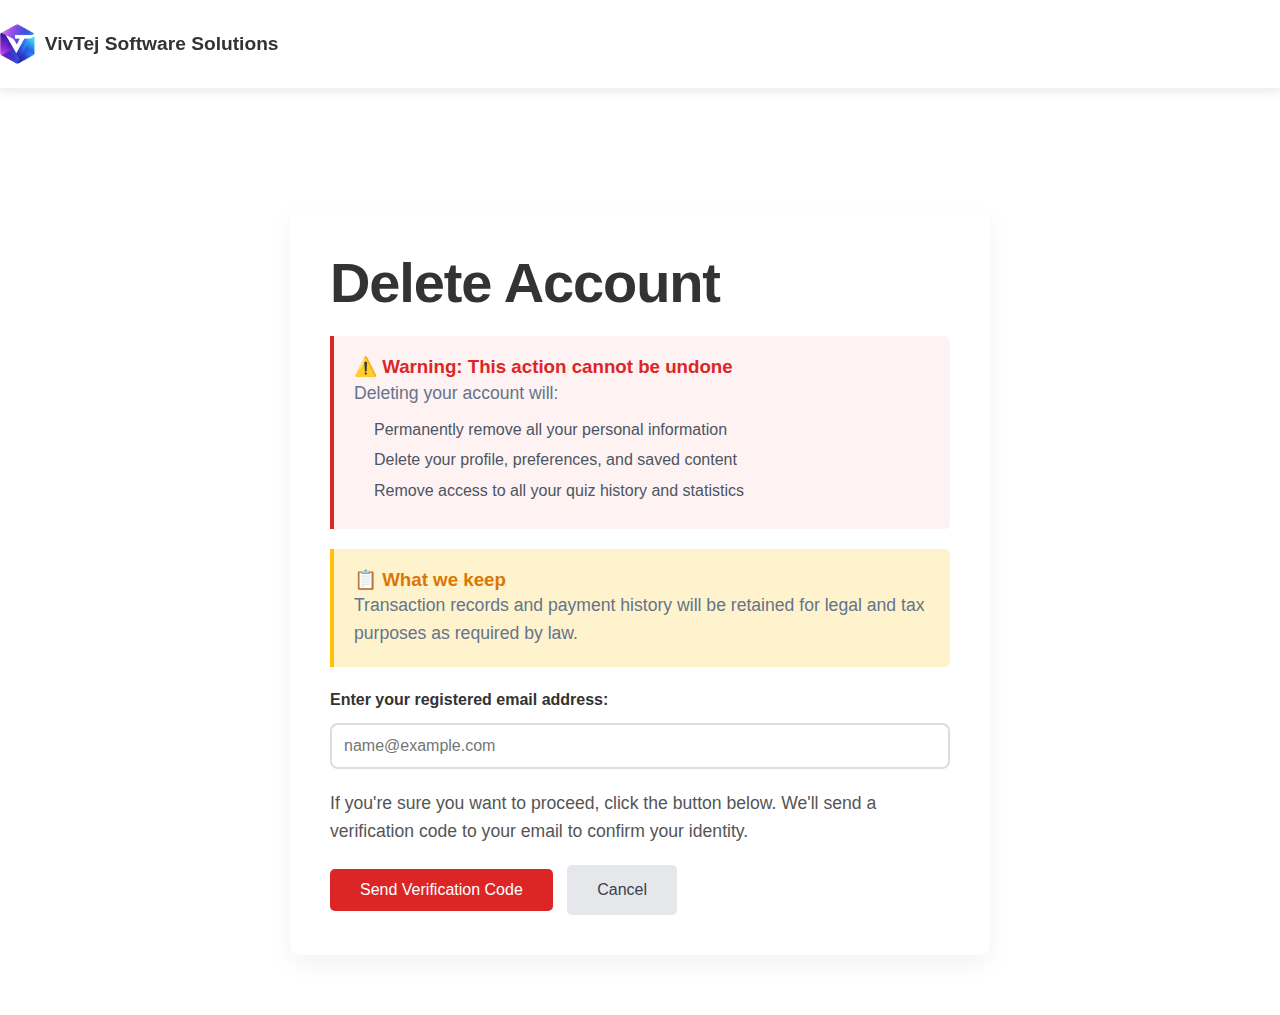
<file: delete-account.html>
<!DOCTYPE html>
<html lang="en">
<head>
    <meta charset="UTF-8">
    <meta name="viewport" content="width=device-width, initial-scale=1.0">
    <title>Delete Account | VivTej Software Solutions</title>
    <link rel="stylesheet" href="styles.css">
    <link rel="icon" type="image/png" href="./logo_vivtej.png">
    <style>
        .delete-container {
            max-width: 700px;
            margin: 120px auto 60px;
            padding: 40px;
            background: white;
            border-radius: 10px;
            box-shadow: 0 10px 25px rgba(0,0,0,0.05);
        }
        h1 { margin-bottom: 20px; color: #333; }
        .warning-box {
            background: #fff3cd;
            border-left: 4px solid #ffc107;
            padding: 20px;
            margin: 20px 0;
            border-radius: 0 5px 5px 0;
        }
        .danger-box {
            background: #fef2f2;
            border-left: 4px solid #dc2626;
            padding: 20px;
            margin: 20px 0;
            border-radius: 0 5px 5px 0;
        }
        .danger-box h3 { color: #dc2626; margin-top: 0; }
        .warning-box h3 { color: #d97706; margin-top: 0; }
        
        .otp-wrapper {
            margin: 30px 0;
            text-align: center;
        }
        .otp-input {
            font-size: 24px;
            text-align: center;
            letter-spacing: 5px;
            padding: 15px;
            width: 200px;
            margin: 10px auto;
            display: block;
            border: 2px solid #ddd;
            border-radius: 8px;
            transition: border-color 0.3s;
        }
        .otp-input:focus {
            border-color: #dc2626;
            outline: none;
        }
        
        .btn {
            border: none;
            padding: 12px 30px;
            border-radius: 5px;
            cursor: pointer;
            font-size: 16px;
            font-weight: 500;
            transition: opacity 0.3s;
        }
        .btn-danger {
            background: #dc2626;
            color: white;
        }
        .btn-danger:hover {
            opacity: 0.9;
        }
        .btn-secondary {
            background: #e5e7eb;
            color: #374151;
            margin-left: 10px;
        }
        .btn-secondary:hover {
            background: #d1d5db;
        }
        
        ul { padding-left: 20px; margin-top: 10px; }
        li { margin-bottom: 5px; color: #4b5563; }
        
        /* Spinner for loading state inside button or div */
        .spinner-sm {
            display: inline-block;
            width: 16px;
            height: 16px;
            border: 2px solid rgba(255,255,255,0.3);
            border-radius: 50%;
            border-top-color: #fff;
            animation: spin 1s ease-in-out infinite;
            vertical-align: middle;
            margin-right: 5px;
        }
        @keyframes spin {
            to { transform: rotate(360deg); }
        }
    </style>
</head>
<body>
    <!-- Navigation (Simplified) -->
    <nav class="navbar" style="background: white; box-shadow: 0 2px 10px rgba(0,0,0,0.1);">
        <div class="nav-brand">
            <a href="index.html" style="display: flex; align-items: center; text-decoration: none;">
                <img src="./logo_vivtej.png" alt="VivTej Logo" class="brand-logo" style="height: 40px; margin-right: 10px;">
                <span style="color: #333; font-weight: bold; font-size: 1.2rem;">VivTej Software Solutions</span>
            </a>
        </div>
    </nav>

    <div class="delete-container">
        <h1>Delete Account</h1>
        
        <!-- Step 1: Warning and Request -->
        <div id="step1">
            <div class="danger-box">
                <h3>⚠️ Warning: This action cannot be undone</h3>
                <p>Deleting your account will:</p>
                <ul>
                    <li>Permanently remove all your personal information</li>
                    <li>Delete your profile, preferences, and saved content</li>
                    <li>Remove access to all your quiz history and statistics</li>
                </ul>
            </div>

            <div class="warning-box">
                <h3>📋 What we keep</h3>
                <p>Transaction records and payment history will be retained for legal and tax purposes as required by law.</p>
            </div>

            <!-- Email Input for Public Flow -->
            <div id="emailSection" style="margin-top: 20px; display: none;">
                <label for="email" style="display: block; margin-bottom: 8px; font-weight: bold; color: #333;">Enter your registered email address:</label>
                <input type="email" id="email" class="otp-input" style="width: 100%; box-sizing: border-box; text-align: left; letter-spacing: normal; font-size: 16px; padding: 12px;" placeholder="name@example.com">
            </div>

            <p style="margin-top: 20px; color: #555;">If you're sure you want to proceed, click the button below. We'll send a verification code to your email to confirm your identity.</p>

            <div style="margin-top: 20px;">
                <button class="btn btn-danger" onclick="requestDeletion()" id="requestBtn">Send Verification Code</button>
                <a href="index.html" class="btn btn-secondary" style="text-decoration: none;">Cancel</a>
            </div>
        </div>

        <!-- Step 2: OTP Verification -->
        <div id="step2" style="display: none;">
            <div class="danger-box" style="background: #fff; border-color: #dc2626;">
                <h3 style="text-align: center; color: #333;">Enter Verification Code</h3>
                <p style="text-align: center;">We've sent a 6-digit verification code to your email.</p>
                
                <div class="otp-wrapper">
                    <input type="text" id="otp" class="otp-input" maxlength="6" placeholder="000000" pattern="[0-9]{6}" autocomplete="off">
                    <p style="text-align: center; color: #666; font-size: 0.9rem; margin-top: 5px;">Code expires in 15 minutes</p>
                </div>

                <div style="text-align: center;">
                    <button class="btn btn-danger" onclick="verifyAndDelete()" id="verifyBtn">Confirm Deletion</button>
                    <button class="btn btn-secondary" onclick="location.reload()">Cancel</button>
                </div>
            </div>
        </div>
    </div>

    <script>
        const API_BASE_URL = window.location.hostname === 'localhost' || window.location.hostname === '127.0.0.1' 
            ? 'http://localhost:1710/api/v1' 
            : 'https://ca.server.gcp.topicprep.com/api/v1';

        // Check authentication state
        const authToken = localStorage.getItem('authToken');

        // Initial check
        window.onload = function() {
            if (!authToken) {
                // Not logged in? Show email input field instead of error
                document.getElementById('emailSection').style.display = 'block';
            }
        };

        async function requestDeletion() {
            const btn = document.getElementById('requestBtn');
            const emailInput = document.getElementById('email');
            
            // Validate email if not logged in
            let bodyData = {};
            if (!authToken) {
                const email = emailInput.value.trim();
                if (!email || !/^[^\s@]+@[^\s@]+\.[^\s@]+$/.test(email)) {
                    alert('Please enter a valid email address.');
                    return;
                }
                bodyData = { email };
            }

            btn.innerHTML = '<span class="spinner-sm"></span> Sending...';
            btn.disabled = true;

            const headers = { 'Content-Type': 'application/json' };
            if (authToken) headers['Authorization'] = `Bearer ${authToken}`;

            try {
                const response = await fetch(`${API_BASE_URL}/user/request-deletion`, {
                    method: 'POST',
                    headers: headers,
                    body: JSON.stringify(bodyData)
                });

                const data = await response.json();

                if (data.success || response.ok) {
                    document.getElementById('step1').style.display = 'none';
                    document.getElementById('step2').style.display = 'block';
                    // Focus OTP input
                    setTimeout(() => document.getElementById('otp').focus(), 100);
                } else {
                    alert(data.error?.message || 'Failed to send verification code. Please try again.');
                    btn.innerHTML = 'Send Verification Code';
                    btn.disabled = false;
                }
            } catch (error) {
                console.error(error);
                alert('Network error. Please try again.');
                btn.innerHTML = 'Send Verification Code';
                btn.disabled = false;
            }
        }

        async function verifyAndDelete() {
            const otp = document.getElementById('otp').value;
            const emailInput = document.getElementById('email');
            const btn = document.getElementById('verifyBtn');

            if (otp.length !== 6 || !/^\d{6}$/.test(otp)) {
                alert('Please enter a valid 6-digit code');
                return;
            }

            btn.innerHTML = '<span class="spinner-sm"></span> Deleting...';
            btn.disabled = true;
            
            let bodyData = { otp };
            if (!authToken) {
                bodyData.email = emailInput.value.trim();
            }

            const headers = { 'Content-Type': 'application/json' };
            if (authToken) headers['Authorization'] = `Bearer ${authToken}`;

            try {
                const response = await fetch(`${API_BASE_URL}/user/verify-deletion`, {
                    method: 'POST',
                    headers: headers,
                    body: JSON.stringify(bodyData)
                });

                const data = await response.json();

                if (data.success || response.ok) {
                    // Clear local storage
                    if (authToken) {
                        localStorage.removeItem('authToken');
                        localStorage.removeItem('user'); 
                    }
                    
                    document.querySelector('.delete-container').innerHTML = `
                        <div style="text-align: center;">
                            <svg width="80" height="80" viewBox="0 0 24 24" fill="none" stroke="#27ae60" stroke-width="2" style="margin-bottom: 20px;">
                                <path stroke-linecap="round" stroke-linejoin="round" d="M5 13l4 4L19 7" />
                            </svg>
                            <h1>Account Deleted</h1>
                            <p>Your account has been successfully deleted.</p>
                            <p>We're sorry to see you go.</p>
                            <a href="index.html" class="btn btn-primary" style="background: #0056b3; color: white; text-decoration: none; padding: 10px 20px; border-radius: 5px; margin-top: 20px; display: inline-block;">Return to Home</a>
                        </div>
                    `;
                } else {
                    alert(data.error?.message || 'Invalid verification code. Please try again.');
                    btn.innerHTML = 'Confirm Deletion';
                    btn.disabled = false;
                }
            } catch (error) {
                console.error(error);
                alert('Network error. Please try again.');
                btn.innerHTML = 'Confirm Deletion';
                btn.disabled = false;
            }
        }
    </script>
</body>
</html>
</file>
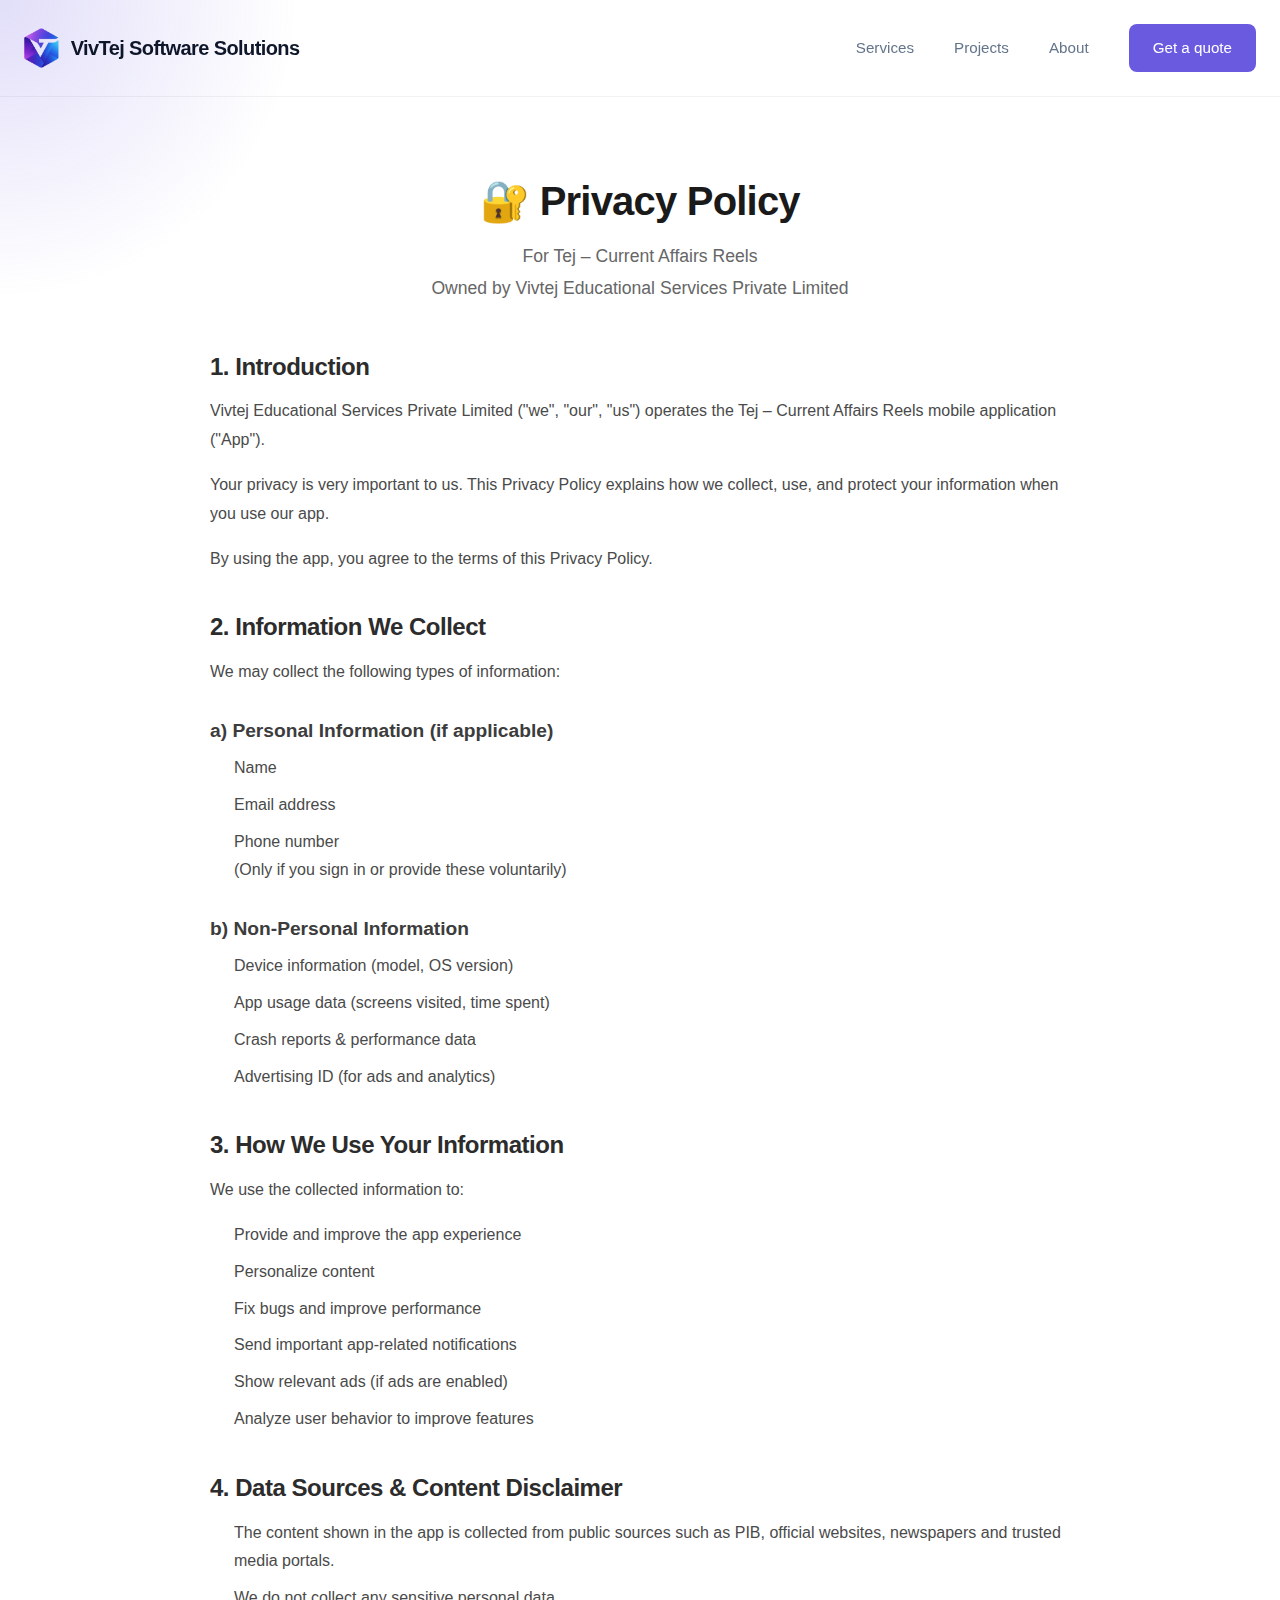
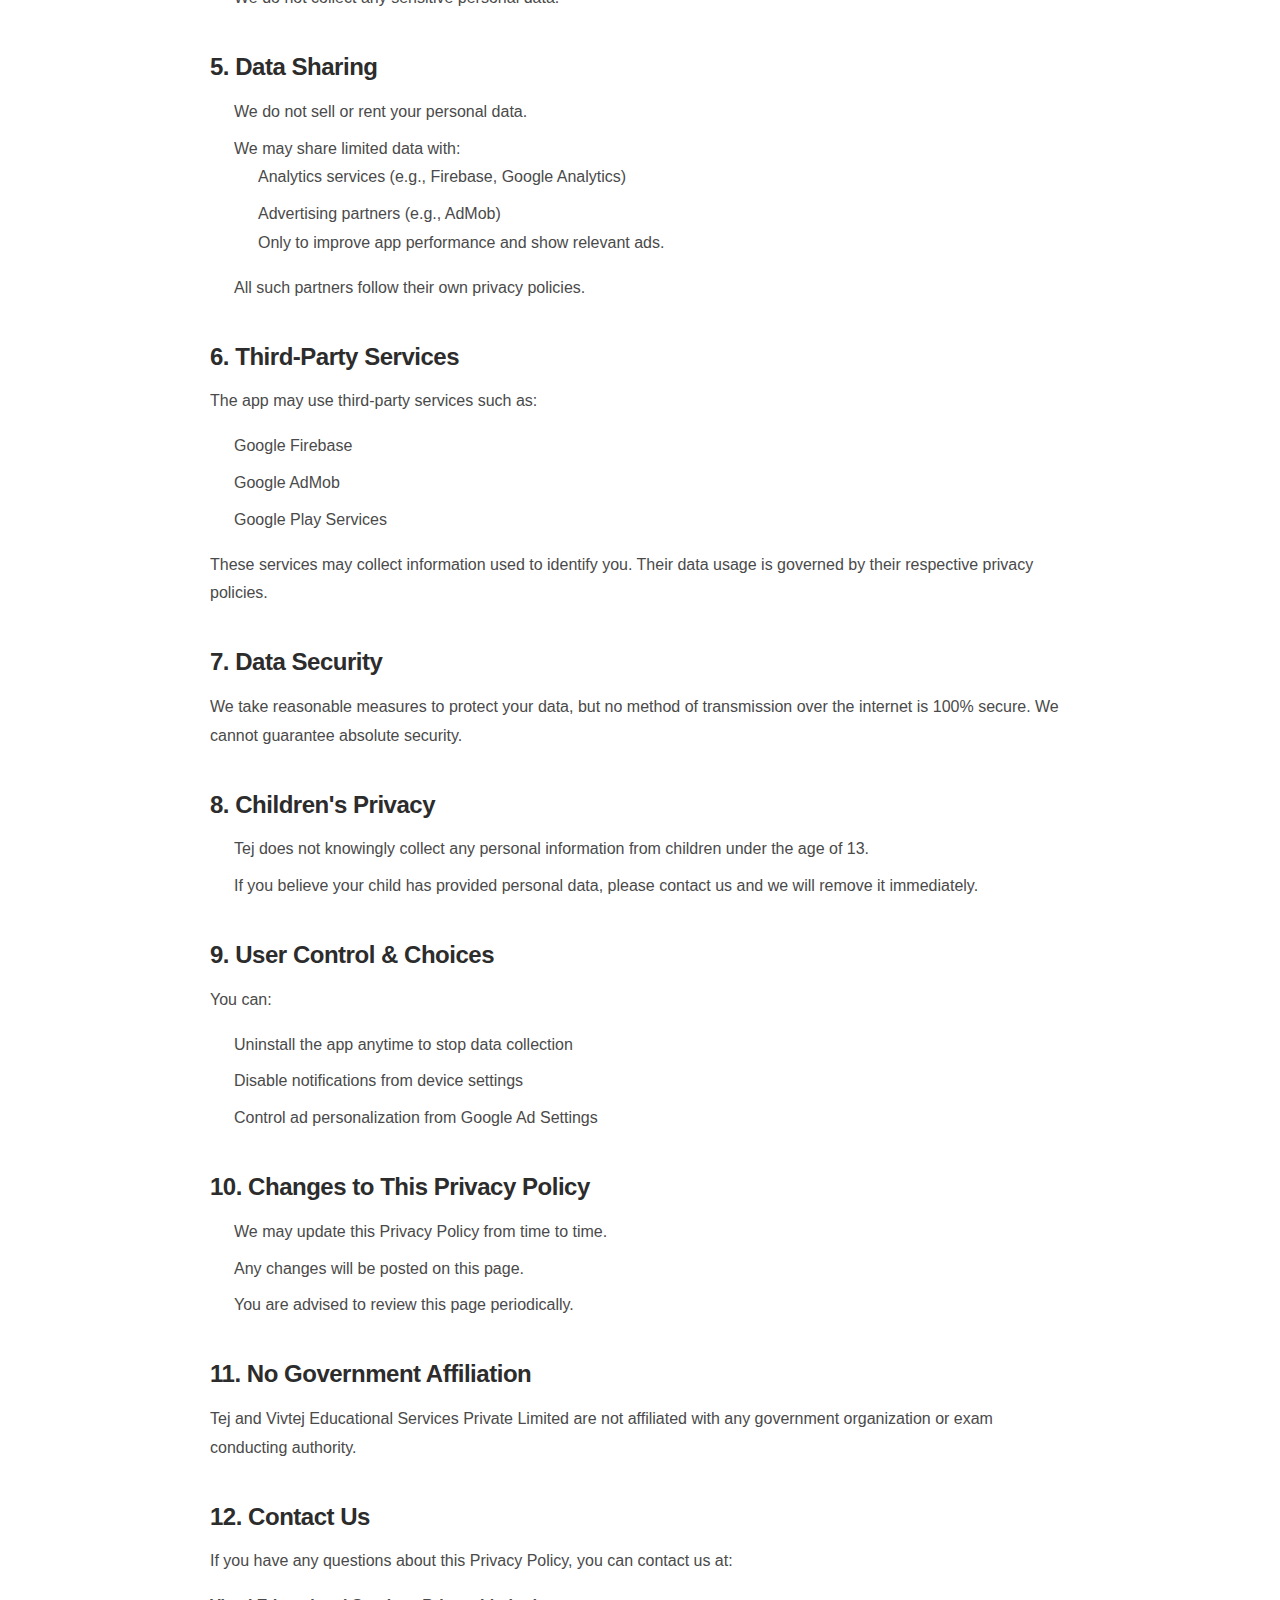
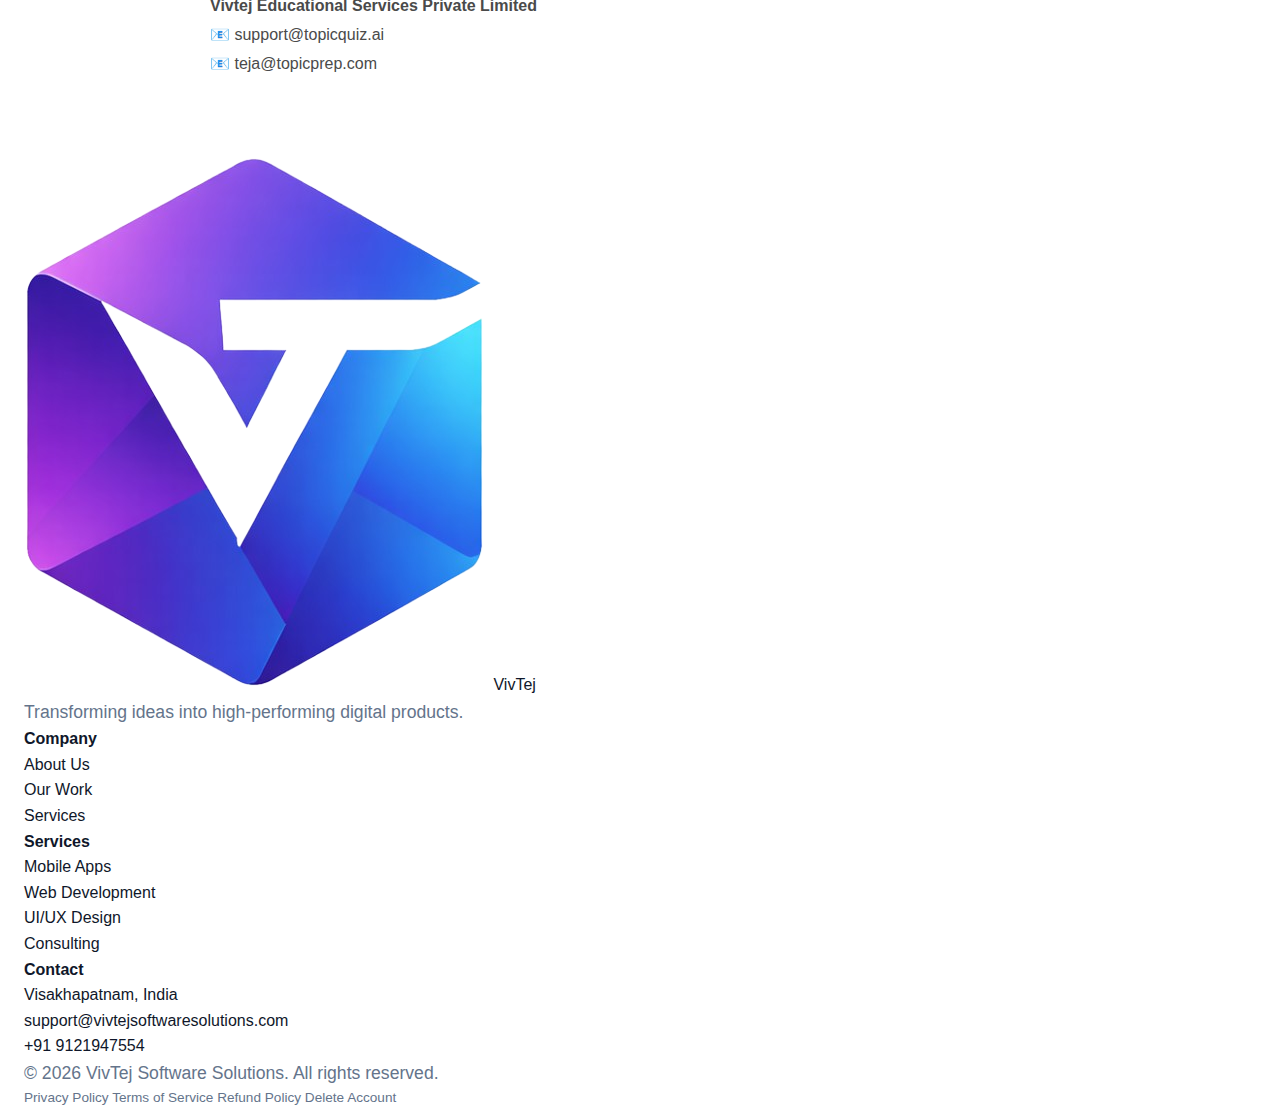
<file: privacy.html>
<!DOCTYPE html>
<html lang="en">

<head>
    <meta charset="UTF-8" />
    <meta name="viewport" content="width=device-width, initial-scale=1.0" />
    <title>Privacy Policy | Tej – Current Affairs Reels</title>
    <link rel="stylesheet" href="./styles.css" />
    <link rel="preconnect" href="https://fonts.googleapis.com" />
    <link rel="preconnect" href="https://fonts.gstatic.com" crossorigin />
    <link href="https://fonts.googleapis.com/css2?family=Nunito:wght@300;400;600;700&display=swap" rel="stylesheet" />
    <style>
        .policy-content {
            max-width: 900px;
            margin: 0 auto;
            padding: 80px 20px 60px;
        }

        .policy-content h1 {
            font-size: 2.5rem;
            margin-bottom: 1rem;
            color: #1a1a1a;
        }

        .policy-content h2 {
            font-size: 1.5rem;
            margin-top: 2.5rem;
            margin-bottom: 1rem;
            color: #2c2c2c;
        }

        .policy-content h3 {
            font-size: 1.2rem;
            margin-top: 2rem;
            margin-bottom: 0.75rem;
            color: #3c3c3c;
        }

        .policy-content p,
        .policy-content ul {
            font-size: 1rem;
            line-height: 1.8;
            color: #4a4a4a;
            margin-bottom: 1rem;
        }

        .policy-content ul {
            padding-left: 1.5rem;
        }

        .policy-content li {
            margin-bottom: 0.5rem;
        }

        .policy-intro {
            font-size: 1.1rem;
            color: #666;
            margin-bottom: 2rem;
        }

        .policy-header {
            text-align: center;
            margin-bottom: 3rem;
        }

        .policy-header .subtitle {
            font-size: 1.1rem;
            color: #666;
            margin-top: 0.5rem;
        }
    </style>
</head>

<body>
    <!-- Navigation -->
    <nav class="navbar">
        <div class="container nav-container">
            <a href="./index.html" class="brand">
                <img src="./logo_vivtej.png" alt="VivTej Logo" class="brand-logo">
                <span>VivTej Software Solutions</span>
            </a>
            <div class="nav-actions">
                <div class="nav-links">
                    <a href="./services.html">Services</a>
                    <a href="./projects.html">Projects</a>
                    <a href="./about.html">About</a>
                </div>
                <a href="#" class="btn btn-primary open-quote-modal">Get a quote</a>
            </div>
            <div class="hamburger">
                <span></span>
                <span></span>
                <span></span>
            </div>
        </div>
    </nav>

    <!-- Policy Content -->
    <div class="policy-content">
        <div class="policy-header">
            <h1>🔐 Privacy Policy</h1>
            <p class="subtitle">For Tej – Current Affairs Reels<br>
                Owned by Vivtej Educational Services Private Limited</p>
        </div>

        <h2>1. Introduction</h2>
        <p>Vivtej Educational Services Private Limited ("we", "our", "us") operates the Tej – Current Affairs Reels mobile application ("App").</p>
        <p>Your privacy is very important to us. This Privacy Policy explains how we collect, use, and protect your information when you use our app.</p>
        <p>By using the app, you agree to the terms of this Privacy Policy.</p>

        <h2>2. Information We Collect</h2>
        <p>We may collect the following types of information:</p>

        <h3>a) Personal Information (if applicable)</h3>
        <ul>
            <li>Name</li>
            <li>Email address</li>
            <li>Phone number<br>(Only if you sign in or provide these voluntarily)</li>
        </ul>

        <h3>b) Non-Personal Information</h3>
        <ul>
            <li>Device information (model, OS version)</li>
            <li>App usage data (screens visited, time spent)</li>
            <li>Crash reports & performance data</li>
            <li>Advertising ID (for ads and analytics)</li>
        </ul>

        <h2>3. How We Use Your Information</h2>
        <p>We use the collected information to:</p>
        <ul>
            <li>Provide and improve the app experience</li>
            <li>Personalize content</li>
            <li>Fix bugs and improve performance</li>
            <li>Send important app-related notifications</li>
            <li>Show relevant ads (if ads are enabled)</li>
            <li>Analyze user behavior to improve features</li>
        </ul>

        <h2>4. Data Sources & Content Disclaimer</h2>
        <ul>
            <li>The content shown in the app is collected from public sources such as PIB, official websites, newspapers and trusted media portals.</li>
            <li>We do not collect any sensitive personal data.</li>
        </ul>

        <h2>5. Data Sharing</h2>
        <ul>
            <li>We do not sell or rent your personal data.</li>
            <li>We may share limited data with:
                <ul>
                    <li>Analytics services (e.g., Firebase, Google Analytics)</li>
                    <li>Advertising partners (e.g., AdMob)<br>Only to improve app performance and show relevant ads.</li>
                </ul>
            </li>
            <li>All such partners follow their own privacy policies.</li>
        </ul>

        <h2>6. Third-Party Services</h2>
        <p>The app may use third-party services such as:</p>
        <ul>
            <li>Google Firebase</li>
            <li>Google AdMob</li>
            <li>Google Play Services</li>
        </ul>
        <p>These services may collect information used to identify you. Their data usage is governed by their respective privacy policies.</p>

        <h2>7. Data Security</h2>
        <p>We take reasonable measures to protect your data, but no method of transmission over the internet is 100% secure. We cannot guarantee absolute security.</p>

        <h2>8. Children's Privacy</h2>
        <ul>
            <li>Tej does not knowingly collect any personal information from children under the age of 13.</li>
            <li>If you believe your child has provided personal data, please contact us and we will remove it immediately.</li>
        </ul>

        <h2>9. User Control & Choices</h2>
        <p>You can:</p>
        <ul>
            <li>Uninstall the app anytime to stop data collection</li>
            <li>Disable notifications from device settings</li>
            <li>Control ad personalization from Google Ad Settings</li>
        </ul>

        <h2>10. Changes to This Privacy Policy</h2>
        <ul>
            <li>We may update this Privacy Policy from time to time.</li>
            <li>Any changes will be posted on this page.</li>
            <li>You are advised to review this page periodically.</li>
        </ul>

        <h2>11. No Government Affiliation</h2>
        <p>Tej and Vivtej Educational Services Private Limited are not affiliated with any government organization or exam conducting authority.</p>

        <h2>12. Contact Us</h2>
        <p>If you have any questions about this Privacy Policy, you can contact us at:</p>
        <p><strong>Vivtej Educational Services Private Limited</strong><br>
            📧 <a href="mailto:support@topicquiz.ai">support@topicquiz.ai</a><br>
            📧 <a href="mailto:teja@topicprep.com">teja@topicprep.com</a></p>
    </div>

    <!-- Footer -->
    <footer class="site-footer">
        <div class="container">
            <div class="footer-top">
                <div class="footer-brand-col">
                    <a href="./index.html" class="footer-logo">
                        <img src="./logo_vivtej.png" alt="VivTej Software Solutions">
                        <span>VivTej</span>
                    </a>
                    <p class="footer-tagline">Transforming ideas into high-performing digital products.</p>
                </div>
                <div class="footer-links-col">
                    <h4>Company</h4>
                    <ul>
                        <li><a href="./about.html">About Us</a></li>
                        <li><a href="./projects.html">Our Work</a></li>
                        <li><a href="./services.html">Services</a></li>
                    </ul>
                </div>
                <div class="footer-links-col">
                    <h4>Services</h4>
                    <ul>
                        <li><a href="./services.html">Mobile Apps</a></li>
                        <li><a href="./services.html">Web Development</a></li>
                        <li><a href="./services.html">UI/UX Design</a></li>
                        <li><a href="./services.html">Consulting</a></li>
                    </ul>
                </div>
                <div class="footer-links-col">
                    <h4>Contact</h4>
                    <ul class="contact-list">
                        <li>Visakhapatnam, India</li>
                        <li><a href="mailto:support@vivtejsoftwaresolutions.com">support@vivtejsoftwaresolutions.com</a></li>
                        <li><a href="tel:+919121947554">+91 9121947554</a></li>
                    </ul>
                </div>
            </div>
            <div class="footer-bottom">
                <p>&copy; 2026 VivTej Software Solutions. All rights reserved.</p>
                <div class="footer-legal">
                    <a href="./privacy.html">Privacy Policy</a>
                    <a href="./terms.html">Terms of Service</a>
                    <a href="./refund.html">Refund Policy</a>
                    <a href="./delete-account.html">Delete Account</a>
                </div>
            </div>
        </div>
    </footer>

    <script src="./script.js"></script>
</body>

</html>
</file>
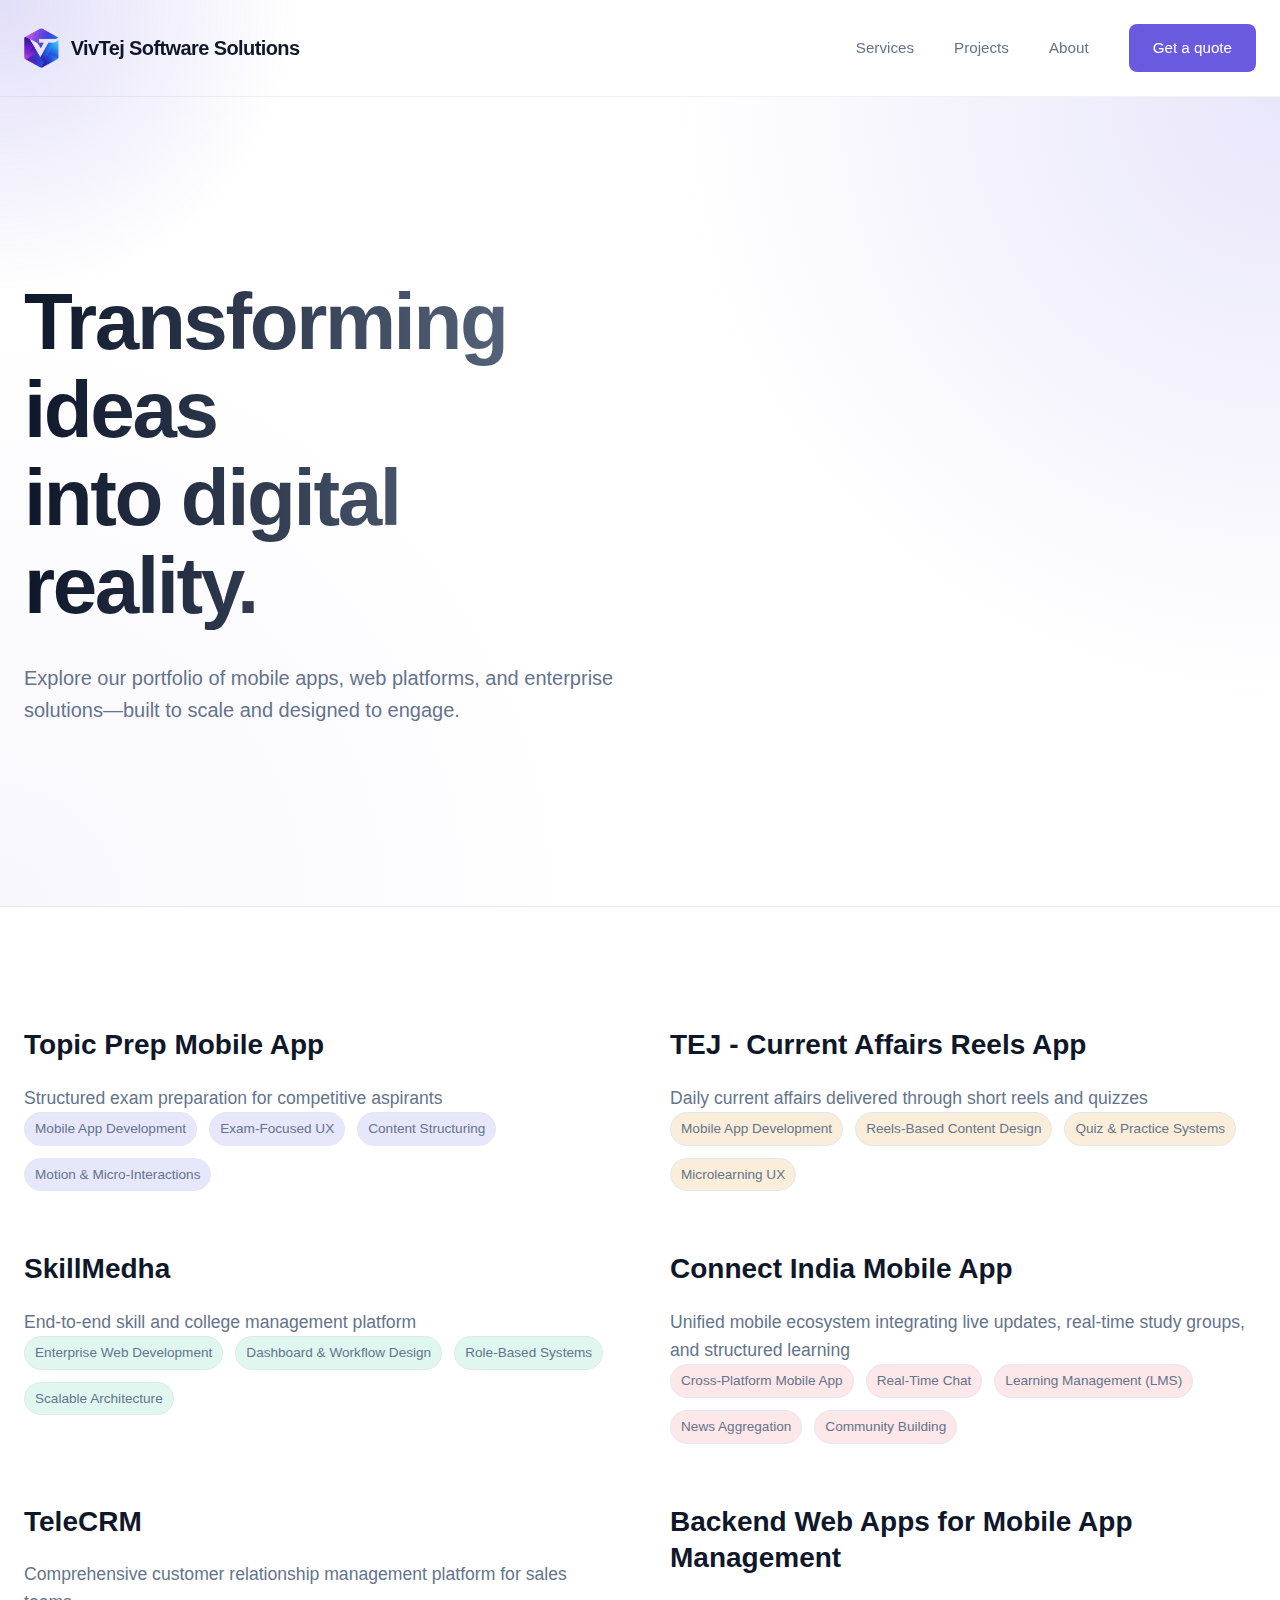
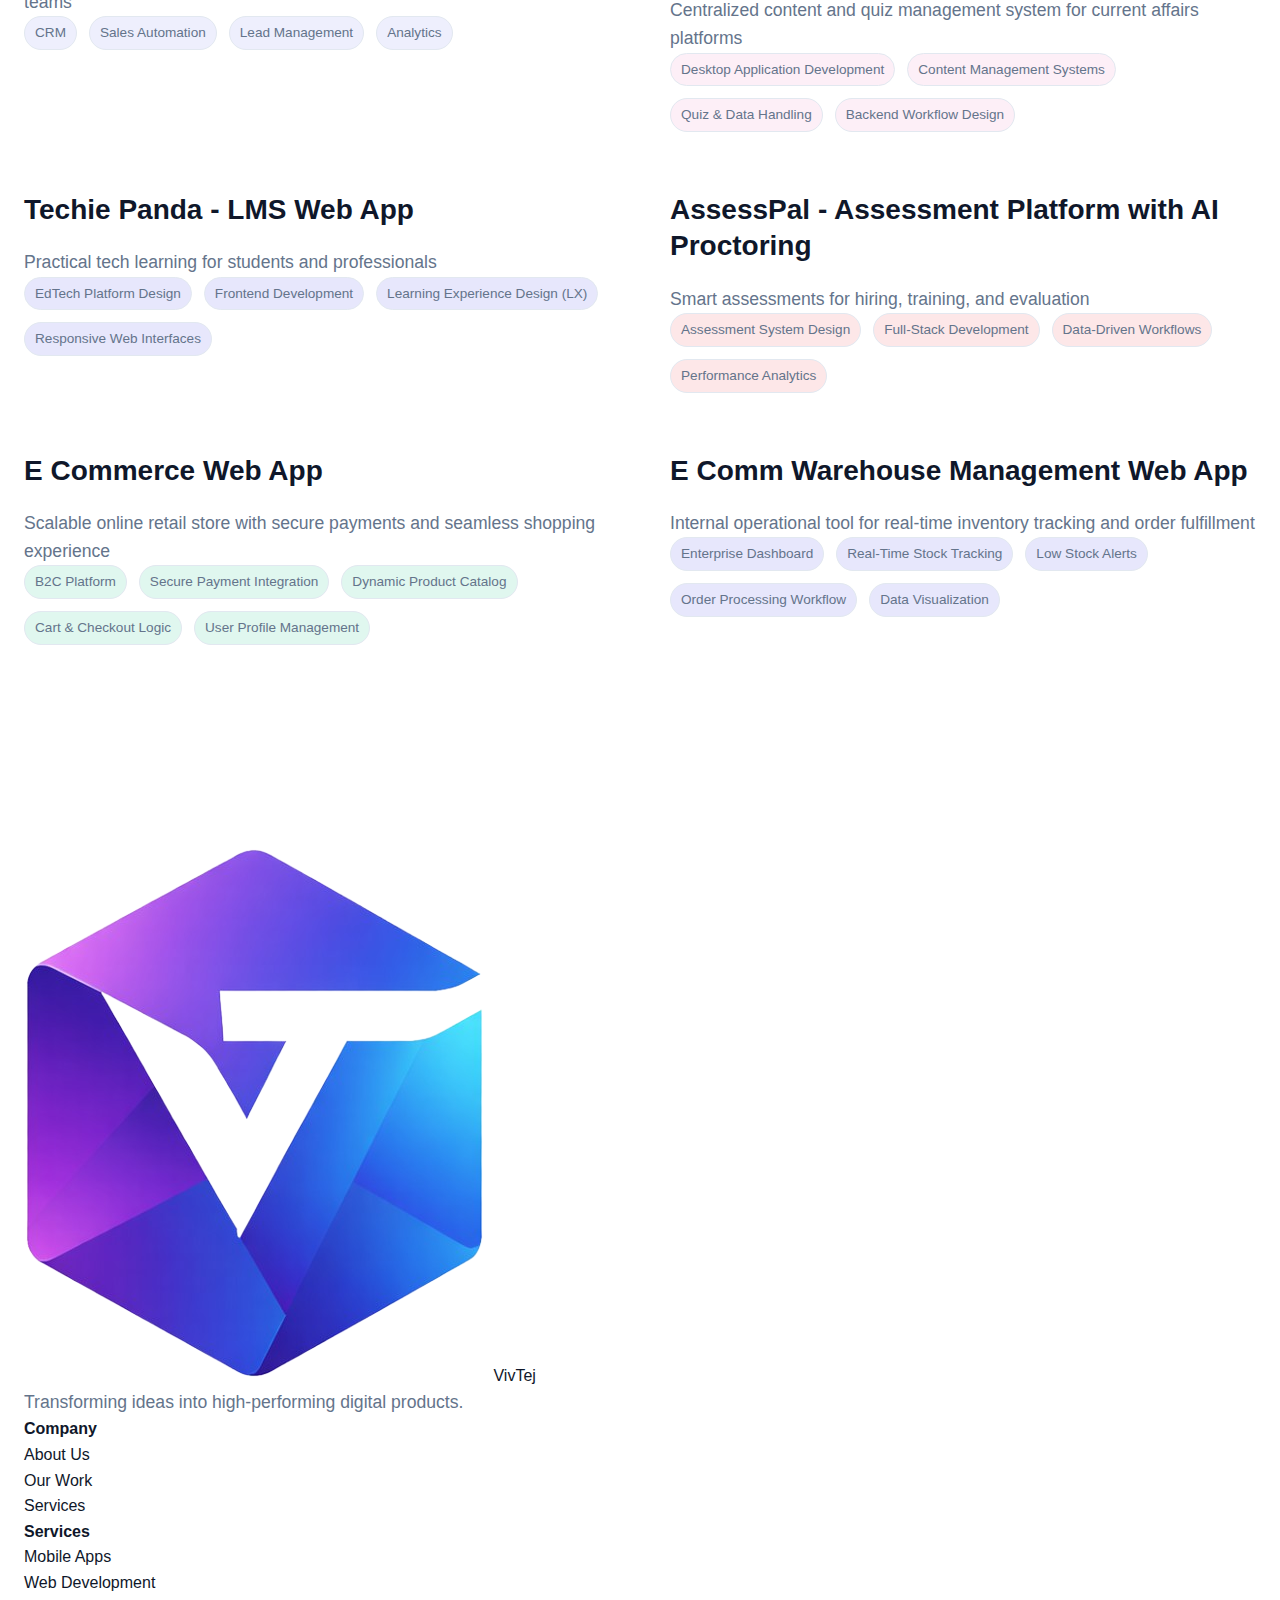
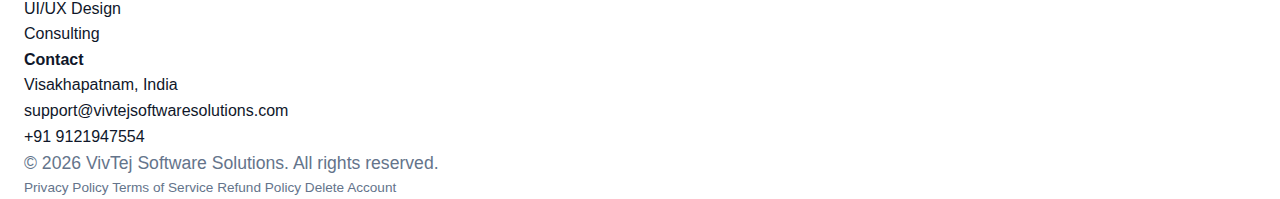
<file: projects.html>
<!DOCTYPE html>
<html lang="en">

<head>
    <meta charset="UTF-8" />
    <meta name="viewport" content="width=device-width, initial-scale=1.0" />
    <title>Projects | VivTej Software Solutions</title>
    <link rel="stylesheet" href="./styles.css" />
    <link rel="preconnect" href="https://fonts.googleapis.com" />
    <link rel="preconnect" href="https://fonts.gstatic.com" crossorigin />
    <link href="https://fonts.googleapis.com/css2?family=Nunito:wght@300;400;600;700&display=swap" rel="stylesheet" />
</head>

<body>
    <!-- Navigation -->
    <nav class="navbar">
        <div class="container nav-container">
            <a href="./index.html" class="brand">
                <img src="./logo_vivtej.png" alt="VivTej Logo" class="brand-logo">
                <span>VivTej Software Solutions</span>
            </a>
            <div class="nav-actions">
                <div class="nav-links">
                    <a href="./services.html">Services</a>
                    <a href="./projects.html">Projects</a>
                    <a href="./about.html">About</a>
                </div>
                <a href="#" class="btn btn-primary open-quote-modal">Get a quote</a>
            </div>
            <div class="hamburger">
                <span></span>
                <span></span>
                <span></span>
            </div>
        </div>
    </nav>

    <!-- Banner Section -->
    <section class="hero-section projects-hero">
        <div class="hero-background-gradient"></div>
        <div class="container hero-container">
            <div class="hero-content">
                <h1 class="hero-title-large">Transforming ideas<br>into digital reality.</h1>
                <p class="hero-subtext">
                    Explore our portfolio of mobile apps, web platforms, and enterprise solutions—built to scale and
                    designed to engage.
                </p>
            </div>
        </div>
    </section>

    <!-- Projects Grid Section -->
    <section class="featured-projects-section">
        <div class="container">
            <!-- Projects Grid (Vertical Cards) -->
            <div class="projects-grid">
                <!-- 1. Topic Prep -->
                <div class="project-card-vertical">

                    <div class="card-info">
                        <h3>Topic Prep Mobile App</h3>
                        <p>Structured exam preparation for competitive aspirants</p>
                        <div class="tags-row">
                            <span class="tag-pill"
                                style="background-color: #a1a4f342;padding: 5px 10px;border-radius: 50px;">Mobile App
                                Development</span>
                            <span class="tag-pill"
                                style="background-color: #a1a4f342;padding: 5px 10px;border-radius: 50px;">Exam-Focused
                                UX</span>
                            <span class="tag-pill"
                                style="background-color: #a1a4f342;padding: 5px 10px;border-radius: 50px;">Content
                                Structuring</span>
                            <span class="tag-pill"
                                style="background-color: #a1a4f342;padding: 5px 10px;border-radius: 50px;">Motion &
                                Micro-Interactions</span>
                        </div>
                    </div>
                </div>

                <!-- 2. Current Affairs Reels -->
                <a href="./app-details.html" class="project-card-link"
                    style="text-decoration: none; display: block; color: inherit;">
                    <div class="project-card-vertical" style="transition: transform 0.2s; cursor: pointer;">
                        <div class="card-info">
                            <h3>TEJ - Current Affairs Reels App</h3>
                            <p>Daily current affairs delivered through short reels and quizzes</p>
                            <div class="tags-row">
                                <span class="tag-pill"
                                    style="background-color: #ebbe6f42;padding: 5px 10px;border-radius: 50px;">Mobile
                                    App Development</span>
                                <span class="tag-pill"
                                    style="background-color: #ebbe6f42;padding: 5px 10px;border-radius: 50px;">Reels-Based
                                    Content Design</span>
                                <span class="tag-pill"
                                    style="background-color: #ebbe6f42;padding: 5px 10px;border-radius: 50px;">Quiz &
                                    Practice Systems</span>
                                <span class="tag-pill"
                                    style="background-color: #ebbe6f42;padding: 5px 10px;border-radius: 50px;">Microlearning
                                    UX</span>
                            </div>
                        </div>
                    </div>
                </a>

                <!-- 3. SkillMedha -->
                <div class="project-card-vertical">

                    <div class="card-info">
                        <h3>SkillMedha</h3>
                        <p>End-to-end skill and college management platform</p>
                        <div class="tags-row">
                            <span class="tag-pill"
                                style="background-color: #7addbb3b;padding: 5px 10px;border-radius: 50px;">Enterprise
                                Web Development</span>
                            <span class="tag-pill"
                                style="background-color: #7addbb3b;padding: 5px 10px;border-radius: 50px;">Dashboard &
                                Workflow Design</span>
                            <span class="tag-pill"
                                style="background-color: #7addbb3b;padding: 5px 10px;border-radius: 50px;">Role-Based
                                Systems</span>
                            <span class="tag-pill"
                                style="background-color: #7addbb3b;padding: 5px 10px;border-radius: 50px;">Scalable
                                Architecture</span>
                        </div>
                    </div>
                </div>

                <!-- 4. Connect India -->
                <div class="project-card-vertical">

                    <div class="card-info">
                        <h3>Connect India Mobile App</h3>
                        <p>Unified mobile ecosystem integrating live updates, real-time study groups, and structured
                            learning</p>
                        <div class="tags-row">
                            <span class="tag-pill"
                                style="background-color: #f7a4a542;padding: 5px 10px;border-radius: 50px;">Cross-Platform
                                Mobile App</span>
                            <span class="tag-pill"
                                style="background-color: #f7a4a542;padding: 5px 10px;border-radius: 50px;">Real-Time
                                Chat</span>
                            <span class="tag-pill"
                                style="background-color: #f7a4a542;padding: 5px 10px;border-radius: 50px;">Learning
                                Management (LMS)</span>
                            <span class="tag-pill"
                                style="background-color: #f7a4a542;padding: 5px 10px;border-radius: 50px;">News
                                Aggregation</span>
                            <span class="tag-pill"
                                style="background-color: #f7a4a542;padding: 5px 10px;border-radius: 50px;">Community
                                Building</span>
                        </div>
                    </div>
                </div>

                <!-- 5. TeleCRM -->
                <div class="project-card-vertical">
                    <div class="card-info">
                        <h3>TeleCRM</h3>
                        <p>Comprehensive customer relationship management platform for sales teams</p>
                        <div class="tags-row">
                            <span class="tag-pill"
                                style="background-color: #a1a4f32d;padding: 5px 10px;border-radius: 50px;">CRM</span>
                            <span class="tag-pill"
                                style="background-color: #a1a4f32d;padding: 5px 10px;border-radius: 50px;">Sales
                                Automation</span>
                            <span class="tag-pill"
                                style="background-color: #a1a4f32d;padding: 5px 10px;border-radius: 50px;">Lead
                                Management</span>
                            <span class="tag-pill"
                                style="background-color: #a1a4f32d;padding: 5px 10px;border-radius: 50px;">Analytics</span>
                        </div>
                    </div>
                </div>

                <!-- 5. Backend Web Apps -->
                <div class="project-card-vertical">

                    <div class="card-info">
                        <h3>Backend Web Apps for Mobile App Management</h3>
                        <p>Centralized content and quiz management system for current affairs platforms</p>
                        <div class="tags-row">
                            <span class="tag-pill"
                                style="background-color: #f5a5d02e;padding: 5px 10px;border-radius: 50px;">Desktop
                                Application Development</span>
                            <span class="tag-pill"
                                style="background-color: #f5a5d02e;padding: 5px 10px;border-radius: 50px;">Content
                                Management Systems</span>
                            <span class="tag-pill"
                                style="background-color: #f5a5d02e;padding: 5px 10px;border-radius: 50px;">Quiz & Data
                                Handling</span>
                            <span class="tag-pill"
                                style="background-color: #f5a5d02e;padding: 5px 10px;border-radius: 50px;">Backend
                                Workflow Design</span>
                        </div>
                    </div>
                </div>

                <!-- 6. Techie Panda -->
                <div class="project-card-vertical">

                    <div class="card-info">
                        <h3>Techie Panda - LMS Web App</h3>
                        <p>Practical tech learning for students and professionals</p>
                        <div class="tags-row">
                            <span class="tag-pill"
                                style="background-color: #a1a4f342;padding: 5px 10px;border-radius: 50px;">EdTech
                                Platform Design</span>
                            <span class="tag-pill"
                                style="background-color: #a1a4f342;padding: 5px 10px;border-radius: 50px;">Frontend
                                Development</span>
                            <span class="tag-pill"
                                style="background-color: #a1a4f342;padding: 5px 10px;border-radius: 50px;">Learning
                                Experience Design (LX)</span>
                            <span class="tag-pill"
                                style="background-color: #a1a4f342;padding: 5px 10px;border-radius: 50px;">Responsive
                                Web Interfaces</span>
                        </div>
                    </div>
                </div>

                <!-- 7. AssessPal -->
                <div class="project-card-vertical">

                    <div class="card-info">
                        <h3>AssessPal - Assessment Platform with AI Proctoring</h3>
                        <p>Smart assessments for hiring, training, and evaluation</p>
                        <div class="tags-row">
                            <span class="tag-pill"
                                style="background-color: #f7a4a542;padding: 5px 10px;border-radius: 50px;">Assessment
                                System Design</span>
                            <span class="tag-pill"
                                style="background-color: #f7a4a542;padding: 5px 10px;border-radius: 50px;">Full-Stack
                                Development</span>
                            <span class="tag-pill"
                                style="background-color: #f7a4a542;padding: 5px 10px;border-radius: 50px;">Data-Driven
                                Workflows</span>
                            <span class="tag-pill"
                                style="background-color: #f7a4a542;padding: 5px 10px;border-radius: 50px;">Performance
                                Analytics</span>
                        </div>
                    </div>
                </div>

                <!-- 8. E Commerce -->
                <div class="project-card-vertical">

                    <div class="card-info">
                        <h3>E Commerce Web App</h3>
                        <p>Scalable online retail store with secure payments and seamless shopping experience</p>
                        <div class="tags-row">
                            <span class="tag-pill"
                                style="background-color: #7addbb3b;padding: 5px 10px;border-radius: 50px;">B2C
                                Platform</span>
                            <span class="tag-pill"
                                style="background-color: #7addbb3b;padding: 5px 10px;border-radius: 50px;">Secure
                                Payment Integration</span>
                            <span class="tag-pill"
                                style="background-color: #7addbb3b;padding: 5px 10px;border-radius: 50px;">Dynamic
                                Product Catalog</span>
                            <span class="tag-pill"
                                style="background-color: #7addbb3b;padding: 5px 10px;border-radius: 50px;">Cart &
                                Checkout Logic</span>
                            <span class="tag-pill"
                                style="background-color: #7addbb3b;padding: 5px 10px;border-radius: 50px;">User Profile
                                Management</span>
                        </div>
                    </div>
                </div>

                <!-- 9. Warehouse Management -->
                <div class="project-card-vertical">

                    <div class="card-info">
                        <h3>E Comm Warehouse Management Web App</h3>
                        <p>Internal operational tool for real-time inventory tracking and order fulfillment</p>
                        <div class="tags-row">
                            <span class="tag-pill"
                                style="background-color: #a1a4f342;padding: 5px 10px;border-radius: 50px;">Enterprise
                                Dashboard</span>
                            <span class="tag-pill"
                                style="background-color: #a1a4f342;padding: 5px 10px;border-radius: 50px;">Real-Time
                                Stock Tracking</span>
                            <span class="tag-pill"
                                style="background-color: #a1a4f342;padding: 5px 10px;border-radius: 50px;">Low Stock
                                Alerts</span>
                            <span class="tag-pill"
                                style="background-color: #a1a4f342;padding: 5px 10px;border-radius: 50px;">Order
                                Processing Workflow</span>
                            <span class="tag-pill"
                                style="background-color: #a1a4f342;padding: 5px 10px;border-radius: 50px;">Data
                                Visualization</span>
                        </div>
                    </div>
                </div>
            </div>


        </div>
    </section>

    <!-- Footer -->
    <footer class="site-footer">
        <div class="container">
            <div class="footer-top">
                <div class="footer-brand-col">
                    <a href="./index.html" class="footer-logo">
                        <img src="./logo_vivtej.png" alt="VivTej Software Solutions">
                        <span>VivTej</span>
                    </a>
                    <p class="footer-tagline">Transforming ideas into high-performing digital products.</p>
                    <!-- <div class="footer-socials">
                        <a href="#" aria-label="LinkedIn">
                            <svg xmlns="http://www.w3.org/2000/svg" width="20" height="20" viewBox="0 0 24 24"
                                fill="none" stroke="currentColor" stroke-width="2" stroke-linecap="round"
                                stroke-linejoin="round">
                                <path
                                    d="M16 8a6 6 0 0 1 6 6v7h-4v-7a2 2 0 0 0-2-2 2 2 0 0 0-2 2v7h-4v-7a6 6 0 0 1 6-6z">
                                </path>
                                <rect x="2" y="9" width="4" height="12"></rect>
                                <circle cx="4" cy="4" r="2"></circle>
                            </svg>
                        </a>
                        <a href="#" aria-label="Twitter">
                            <svg xmlns="http://www.w3.org/2000/svg" width="20" height="20" viewBox="0 0 24 24"
                                fill="none" stroke="currentColor" stroke-width="2" stroke-linecap="round"
                                stroke-linejoin="round">
                                <path
                                    d="M23 3a10.9 10.9 0 0 1-3.14 1.53 4.48 4.48 0 0 0-7.86 3v1A10.66 10.66 0 0 1 3 4s-4 9 5 13a11.64 11.64 0 0 1-7 2c9 5 20 0 20-11.5a4.5 4.5 0 0 0-.08-.83A7.72 7.72 0 0 0 23 3z">
                                </path>
                            </svg>
                        </a>
                        <a href="#" aria-label="Instagram">
                            <svg xmlns="http://www.w3.org/2000/svg" width="20" height="20" viewBox="0 0 24 24"
                                fill="none" stroke="currentColor" stroke-width="2" stroke-linecap="round"
                                stroke-linejoin="round">
                                <rect x="2" y="2" width="20" height="20" rx="5" ry="5"></rect>
                                <path d="M16 11.37A4 4 0 1 1 12.63 8 4 4 0 0 1 16 11.37z"></path>
                                <line x1="17.5" y1="6.5" x2="17.51" y2="6.5"></line>
                            </svg>
                        </a>
                    </div> -->
                </div>
                <div class="footer-links-col">
                    <h4>Company</h4>
                    <ul>
                        <li><a href="./about.html">About Us</a></li>
                        <li><a href="./projects.html">Our Work</a></li>
                        <li><a href="./services.html">Services</a></li>
                        <!-- <li><a href="#">Careers</a></li> -->
                    </ul>
                </div>
                <div class="footer-links-col">
                    <h4>Services</h4>
                    <ul>
                        <li><a href="./services.html">Mobile Apps</a></li>
                        <li><a href="./services.html">Web Development</a></li>
                        <li><a href="./services.html">UI/UX Design</a></li>
                        <li><a href="./services.html">Consulting</a></li>
                    </ul>
                </div>
                <div class="footer-links-col">
                    <h4>Contact</h4>
                    <ul class="contact-list">
                        <li>Visakhapatnam, India</li>
                        <li><a href="mailto:support@vivtejsoftwaresolutions.com">support@vivtejsoftwaresolutions.com</a>
                        </li>
                        <li><a href="tel:+919121947554">+91 9121947554</a></li>
                    </ul>
                </div>
            </div>
            <div class="footer-bottom">
                <p>&copy; 2026 VivTej Software Solutions. All rights reserved.</p>
                <div class="footer-legal">
                    <a href="./privacy.html">Privacy Policy</a>
                    <a href="./terms.html">Terms of Service</a>
                    <a href="./refund.html">Refund Policy</a>
                    <a href="./delete-account.html">Delete Account</a>
                </div>
            </div>
        </div>
        </div>
    </footer>

    <script src="./script.js"></script>
</body>

</html>
</file>
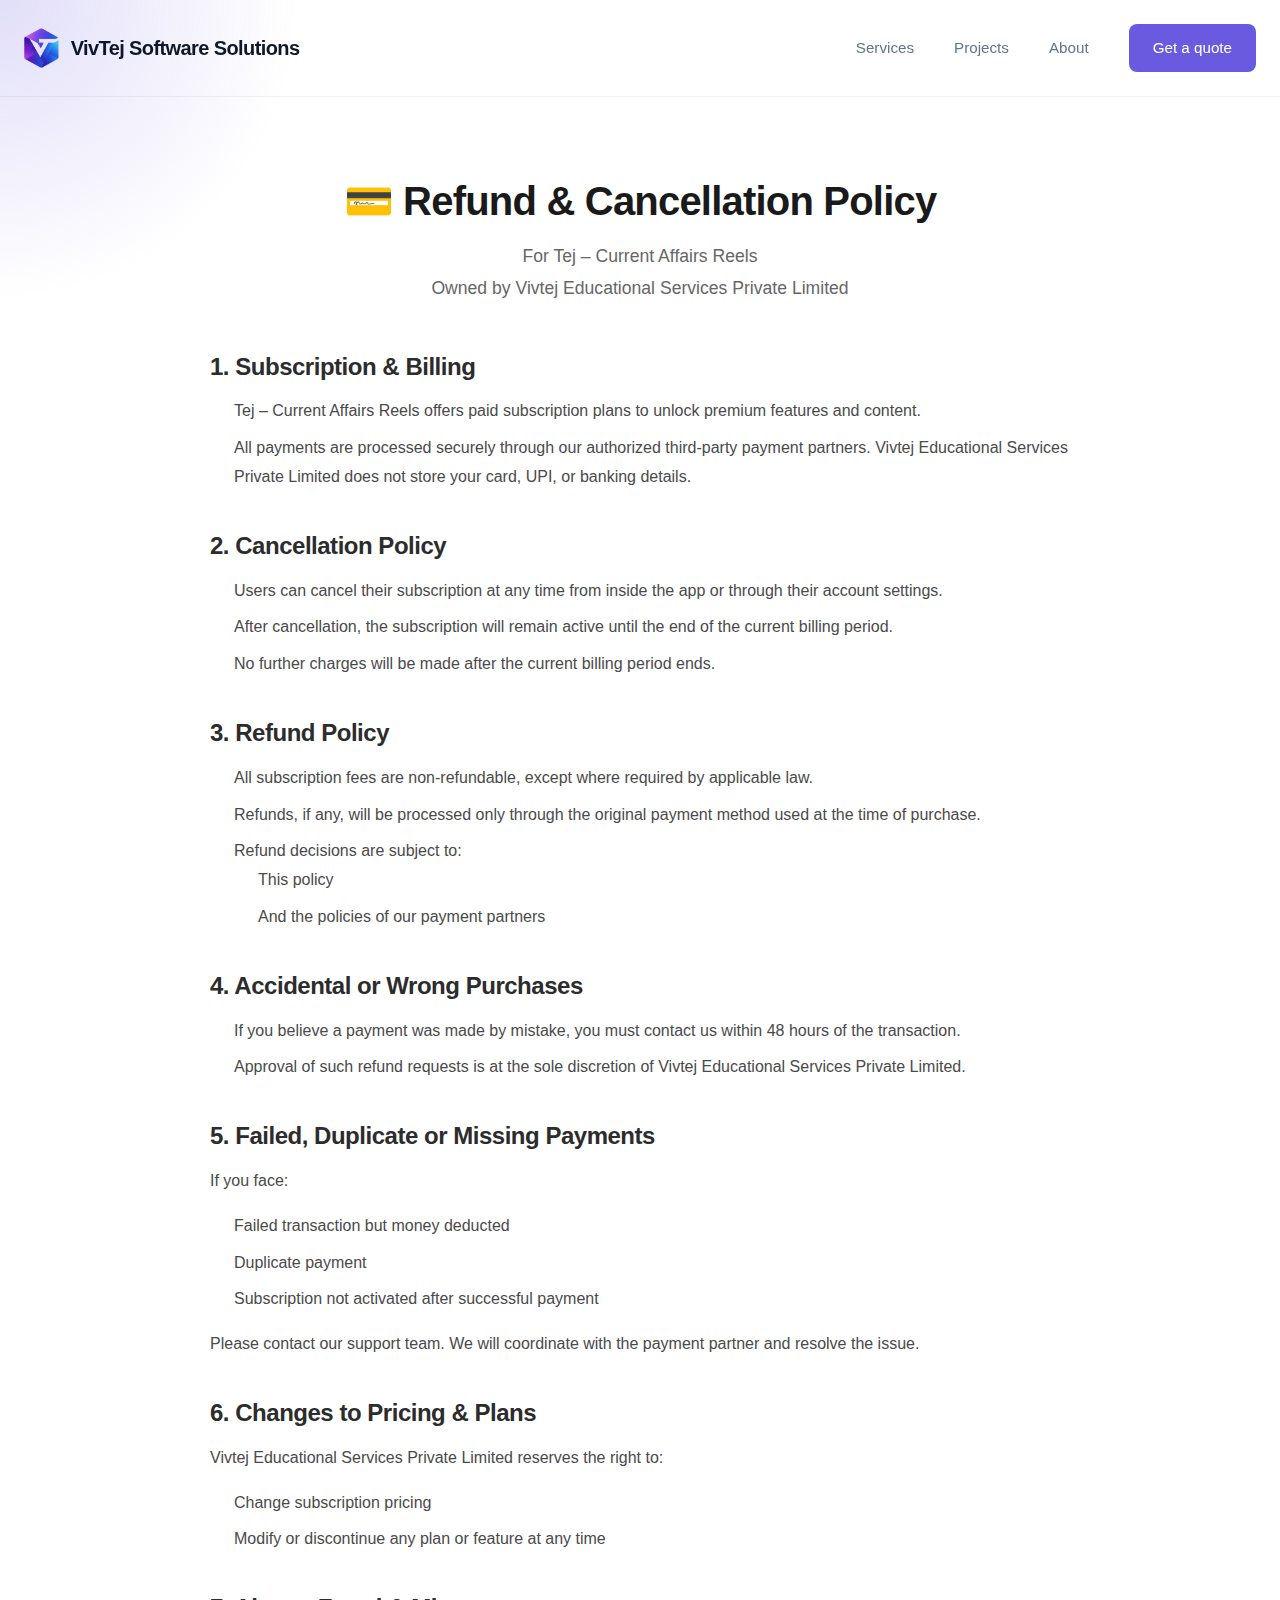
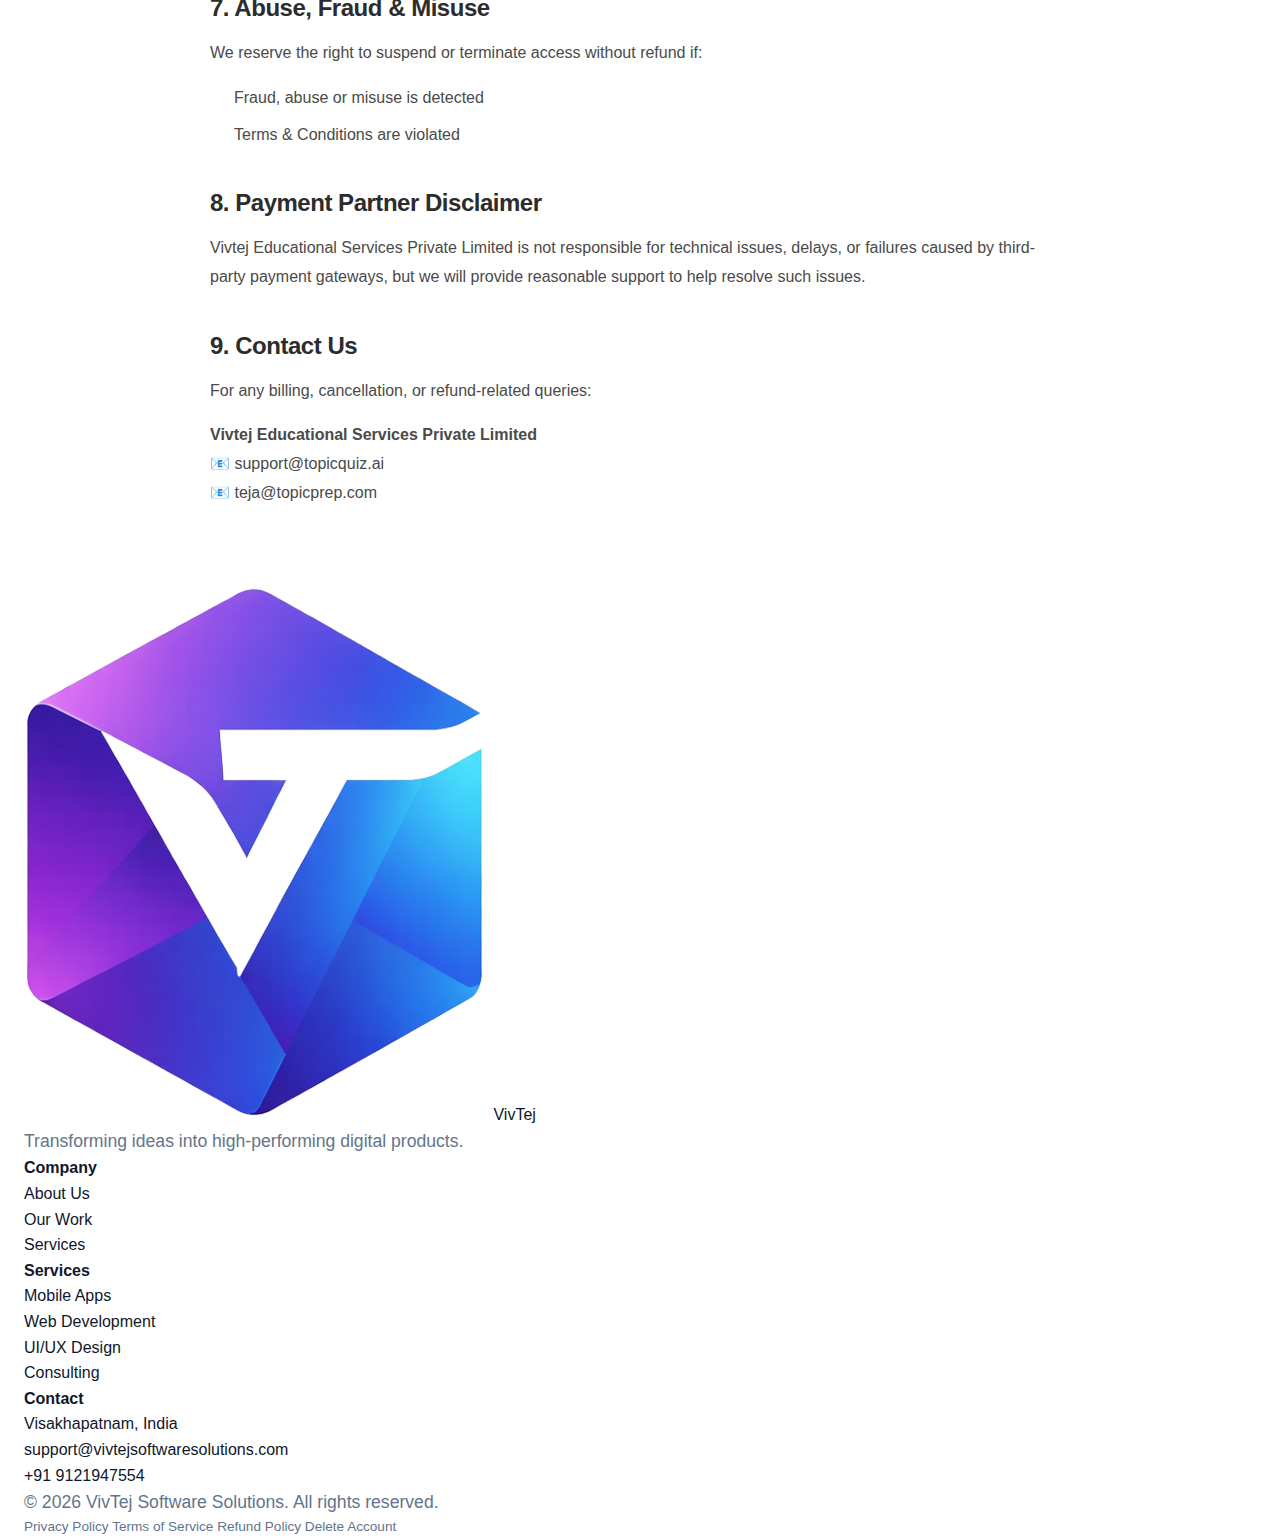
<file: refund.html>
<!DOCTYPE html>
<html lang="en">

<head>
    <meta charset="UTF-8" />
    <meta name="viewport" content="width=device-width, initial-scale=1.0" />
    <title>Refund & Cancellation Policy | Tej – Current Affairs Reels</title>
    <link rel="stylesheet" href="./styles.css" />
    <link rel="preconnect" href="https://fonts.googleapis.com" />
    <link rel="preconnect" href="https://fonts.gstatic.com" crossorigin />
    <link href="https://fonts.googleapis.com/css2?family=Nunito:wght@300;400;600;700&display=swap" rel="stylesheet" />
    <style>
        .policy-content {
            max-width: 900px;
            margin: 0 auto;
            padding: 80px 20px 60px;
        }

        .policy-content h1 {
            font-size: 2.5rem;
            margin-bottom: 1rem;
            color: #1a1a1a;
        }

        .policy-content h2 {
            font-size: 1.5rem;
            margin-top: 2.5rem;
            margin-bottom: 1rem;
            color: #2c2c2c;
        }

        .policy-content h3 {
            font-size: 1.2rem;
            margin-top: 2rem;
            margin-bottom: 0.75rem;
            color: #3c3c3c;
        }

        .policy-content p,
        .policy-content ul {
            font-size: 1rem;
            line-height: 1.8;
            color: #4a4a4a;
            margin-bottom: 1rem;
        }

        .policy-content ul {
            padding-left: 1.5rem;
        }

        .policy-content li {
            margin-bottom: 0.5rem;
        }

        .policy-intro {
            font-size: 1.1rem;
            color: #666;
            margin-bottom: 2rem;
        }

        .policy-header {
            text-align: center;
            margin-bottom: 3rem;
        }

        .policy-header .subtitle {
            font-size: 1.1rem;
            color: #666;
            margin-top: 0.5rem;
        }
    </style>
</head>

<body>
    <!-- Navigation -->
    <nav class="navbar">
        <div class="container nav-container">
            <a href="./index.html" class="brand">
                <img src="./logo_vivtej.png" alt="VivTej Logo" class="brand-logo">
                <span>VivTej Software Solutions</span>
            </a>
            <div class="nav-actions">
                <div class="nav-links">
                    <a href="./services.html">Services</a>
                    <a href="./projects.html">Projects</a>
                    <a href="./about.html">About</a>
                </div>
                <a href="#" class="btn btn-primary open-quote-modal">Get a quote</a>
            </div>
            <div class="hamburger">
                <span></span>
                <span></span>
                <span></span>
            </div>
        </div>
    </nav>

    <!-- Policy Content -->
    <div class="policy-content">
        <div class="policy-header">
            <h1>💳 Refund & Cancellation Policy</h1>
            <p class="subtitle">For Tej – Current Affairs Reels<br>
                Owned by Vivtej Educational Services Private Limited</p>
        </div>

        <h2>1. Subscription & Billing</h2>
        <ul>
            <li>Tej – Current Affairs Reels offers paid subscription plans to unlock premium features and content.</li>
            <li>All payments are processed securely through our authorized third-party payment partners. Vivtej Educational Services Private Limited does not store your card, UPI, or banking details.</li>
        </ul>

        <h2>2. Cancellation Policy</h2>
        <ul>
            <li>Users can cancel their subscription at any time from inside the app or through their account settings.</li>
            <li>After cancellation, the subscription will remain active until the end of the current billing period.</li>
            <li>No further charges will be made after the current billing period ends.</li>
        </ul>

        <h2>3. Refund Policy</h2>
        <ul>
            <li>All subscription fees are non-refundable, except where required by applicable law.</li>
            <li>Refunds, if any, will be processed only through the original payment method used at the time of purchase.</li>
            <li>Refund decisions are subject to:
                <ul>
                    <li>This policy</li>
                    <li>And the policies of our payment partners</li>
                </ul>
            </li>
        </ul>

        <h2>4. Accidental or Wrong Purchases</h2>
        <ul>
            <li>If you believe a payment was made by mistake, you must contact us within 48 hours of the transaction.</li>
            <li>Approval of such refund requests is at the sole discretion of Vivtej Educational Services Private Limited.</li>
        </ul>

        <h2>5. Failed, Duplicate or Missing Payments</h2>
        <p>If you face:</p>
        <ul>
            <li>Failed transaction but money deducted</li>
            <li>Duplicate payment</li>
            <li>Subscription not activated after successful payment</li>
        </ul>
        <p>Please contact our support team. We will coordinate with the payment partner and resolve the issue.</p>

        <h2>6. Changes to Pricing & Plans</h2>
        <p>Vivtej Educational Services Private Limited reserves the right to:</p>
        <ul>
            <li>Change subscription pricing</li>
            <li>Modify or discontinue any plan or feature at any time</li>
        </ul>

        <h2>7. Abuse, Fraud & Misuse</h2>
        <p>We reserve the right to suspend or terminate access without refund if:</p>
        <ul>
            <li>Fraud, abuse or misuse is detected</li>
            <li>Terms & Conditions are violated</li>
        </ul>

        <h2>8. Payment Partner Disclaimer</h2>
        <p>Vivtej Educational Services Private Limited is not responsible for technical issues, delays, or failures caused by third-party payment gateways, but we will provide reasonable support to help resolve such issues.</p>

        <h2>9. Contact Us</h2>
        <p>For any billing, cancellation, or refund-related queries:</p>
        <p><strong>Vivtej Educational Services Private Limited</strong><br>
            📧 <a href="mailto:support@topicquiz.ai">support@topicquiz.ai</a><br>
            📧 <a href="mailto:teja@topicprep.com">teja@topicprep.com</a></p>
    </div>

    <!-- Footer -->
    <footer class="site-footer">
        <div class="container">
            <div class="footer-top">
                <div class="footer-brand-col">
                    <a href="./index.html" class="footer-logo">
                        <img src="./logo_vivtej.png" alt="VivTej Software Solutions">
                        <span>VivTej</span>
                    </a>
                    <p class="footer-tagline">Transforming ideas into high-performing digital products.</p>
                </div>
                <div class="footer-links-col">
                    <h4>Company</h4>
                    <ul>
                        <li><a href="./about.html">About Us</a></li>
                        <li><a href="./projects.html">Our Work</a></li>
                        <li><a href="./services.html">Services</a></li>
                    </ul>
                </div>
                <div class="footer-links-col">
                    <h4>Services</h4>
                    <ul>
                        <li><a href="./services.html">Mobile Apps</a></li>
                        <li><a href="./services.html">Web Development</a></li>
                        <li><a href="./services.html">UI/UX Design</a></li>
                        <li><a href="./services.html">Consulting</a></li>
                    </ul>
                </div>
                <div class="footer-links-col">
                    <h4>Contact</h4>
                    <ul class="contact-list">
                        <li>Visakhapatnam, India</li>
                        <li><a href="mailto:support@vivtejsoftwaresolutions.com">support@vivtejsoftwaresolutions.com</a></li>
                        <li><a href="tel:+919121947554">+91 9121947554</a></li>
                    </ul>
                </div>
            </div>
            <div class="footer-bottom">
                <p>&copy; 2026 VivTej Software Solutions. All rights reserved.</p>
                <div class="footer-legal">
                    <a href="./privacy.html">Privacy Policy</a>
                <a href="./terms.html">Terms of Service</a>
                <a href="./refund.html">Refund Policy</a>
                <a href="./delete-account.html">Delete Account</a>
            </div>
            </div>
        </div>
    </footer>

    <script src="./script.js"></script>
</body>

</html>
</file>
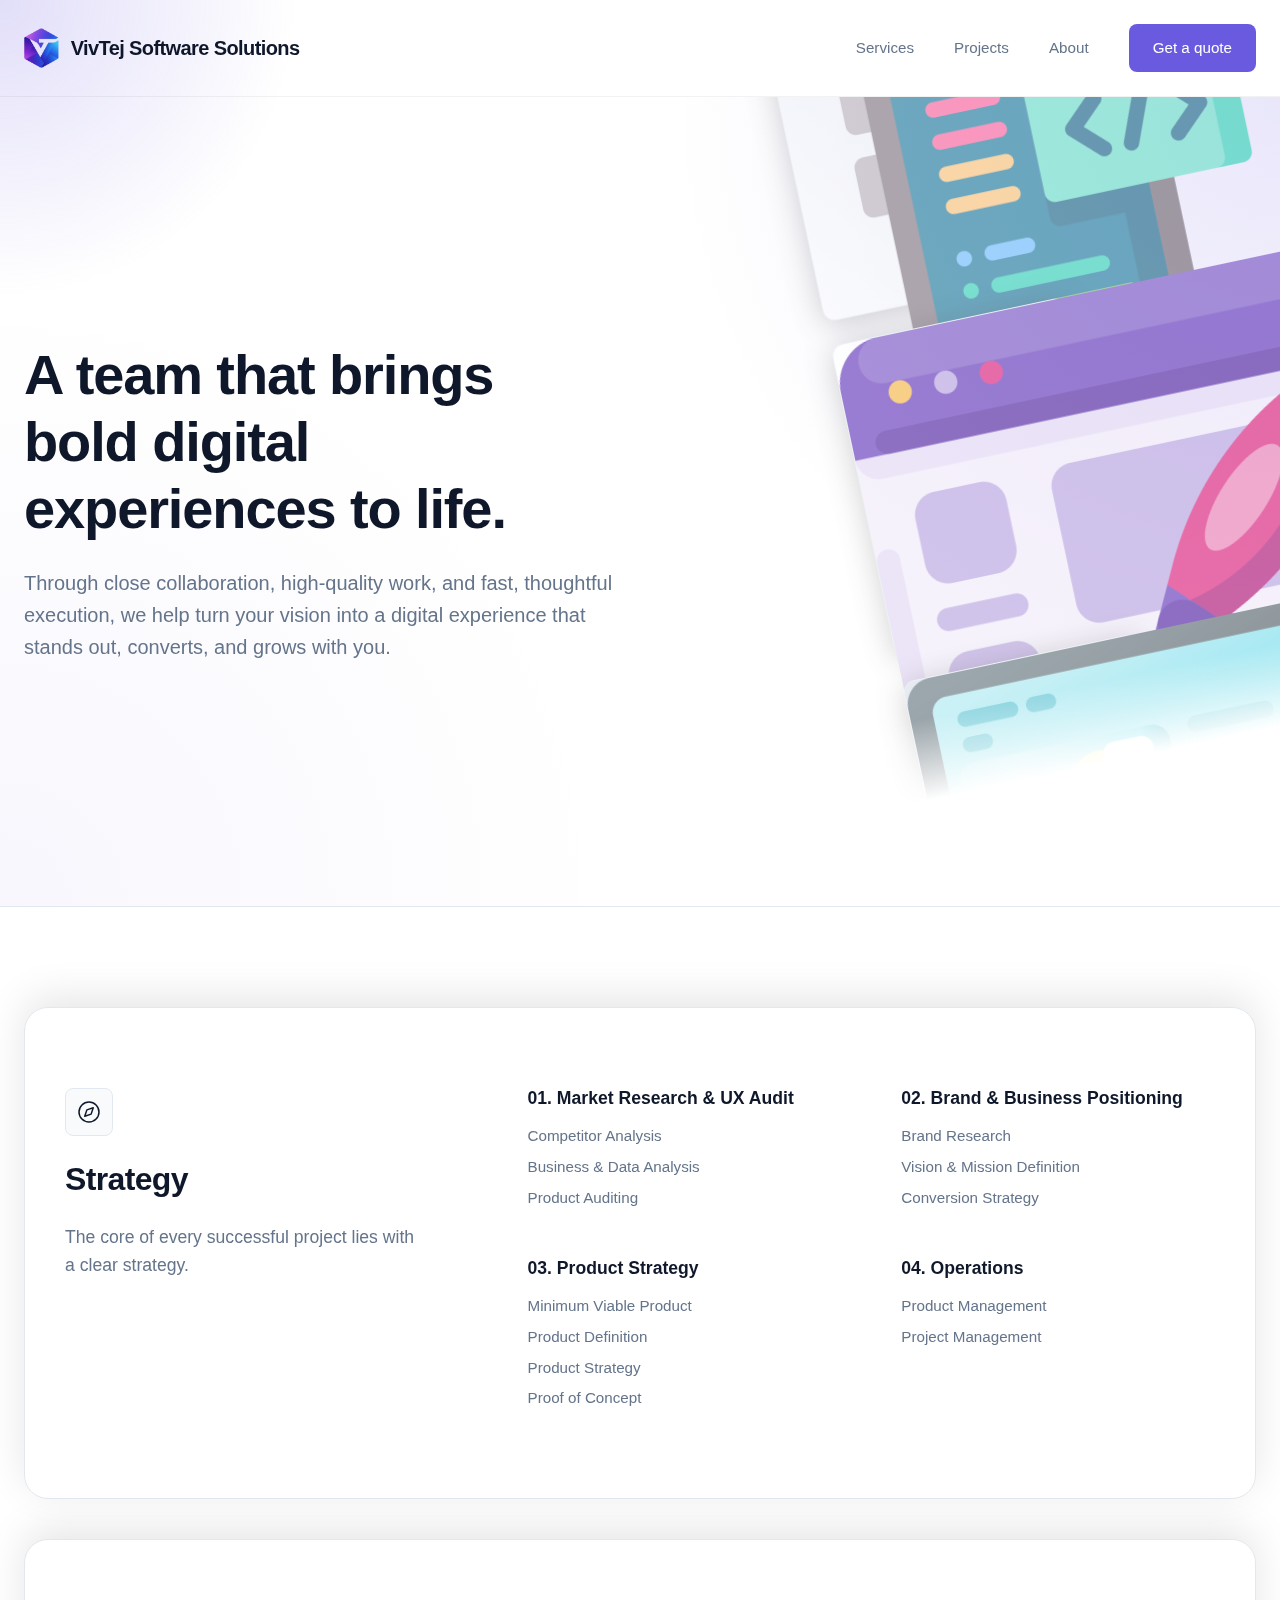
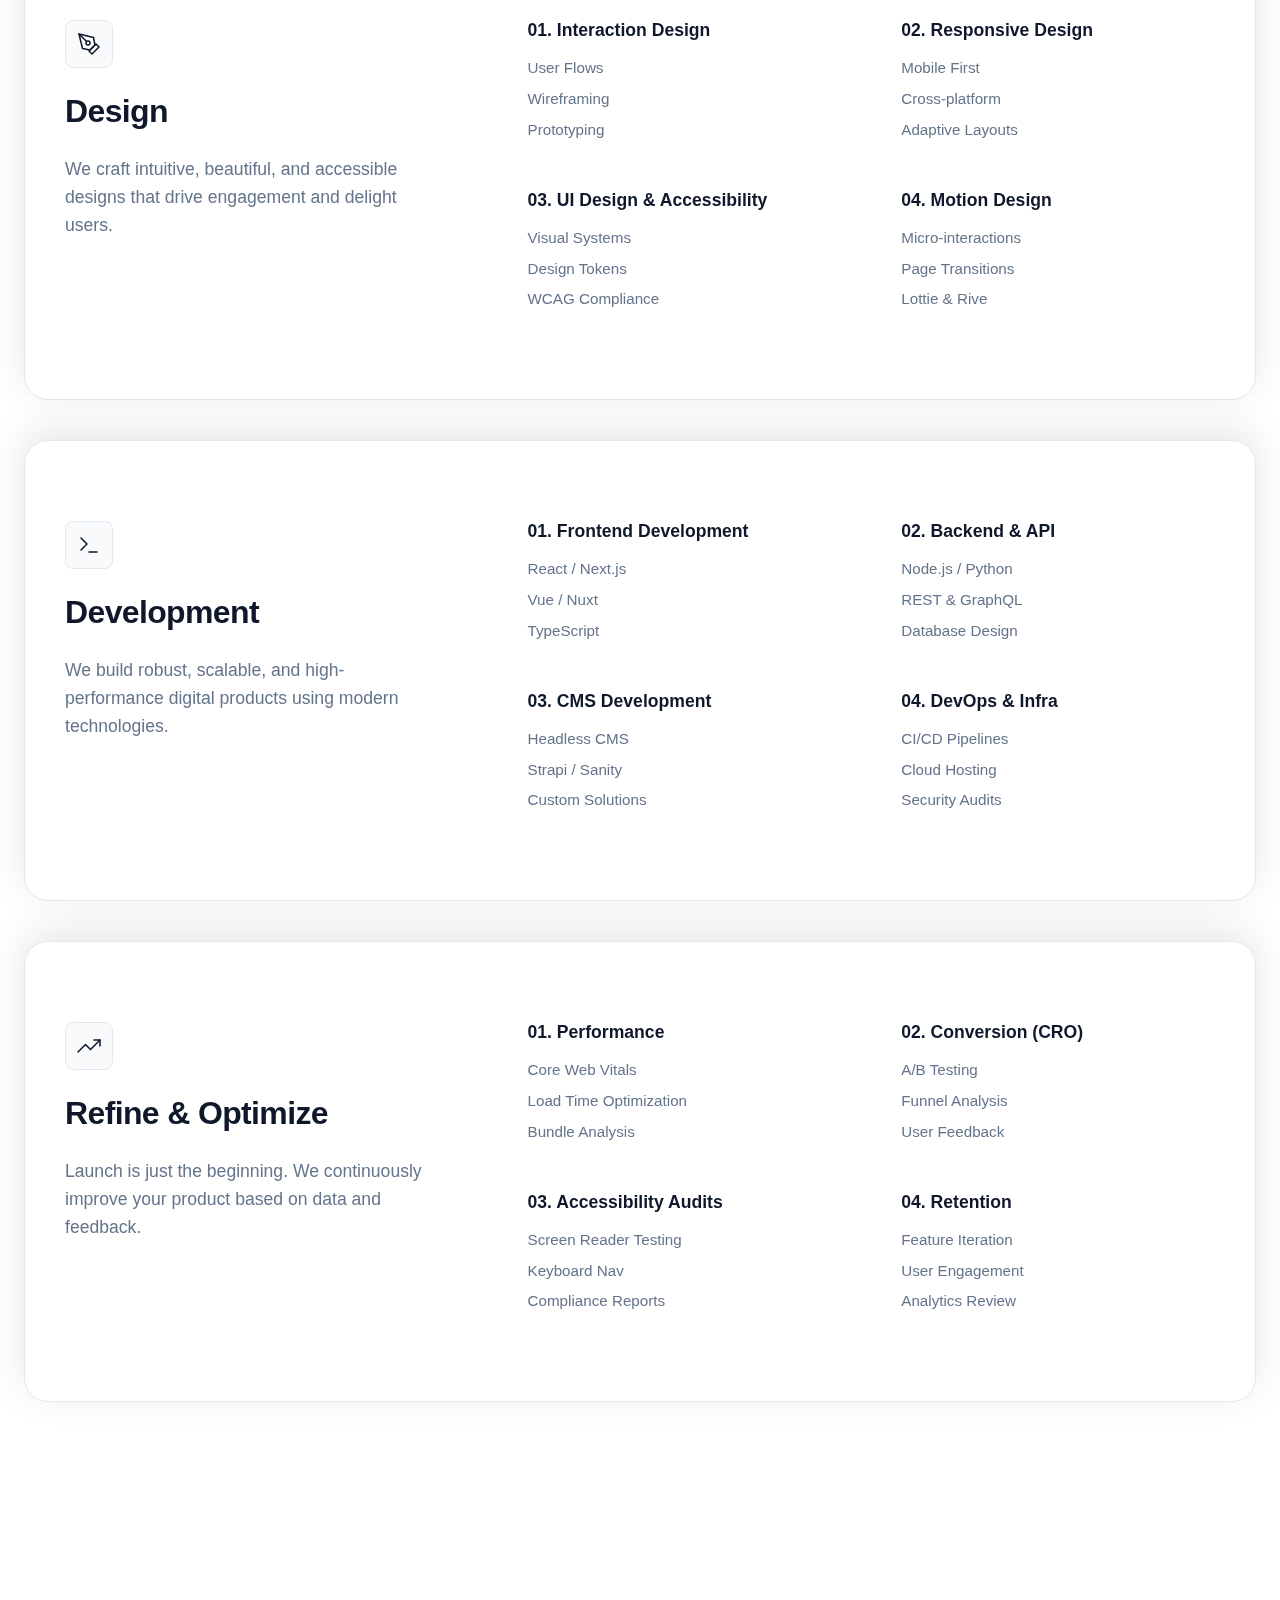
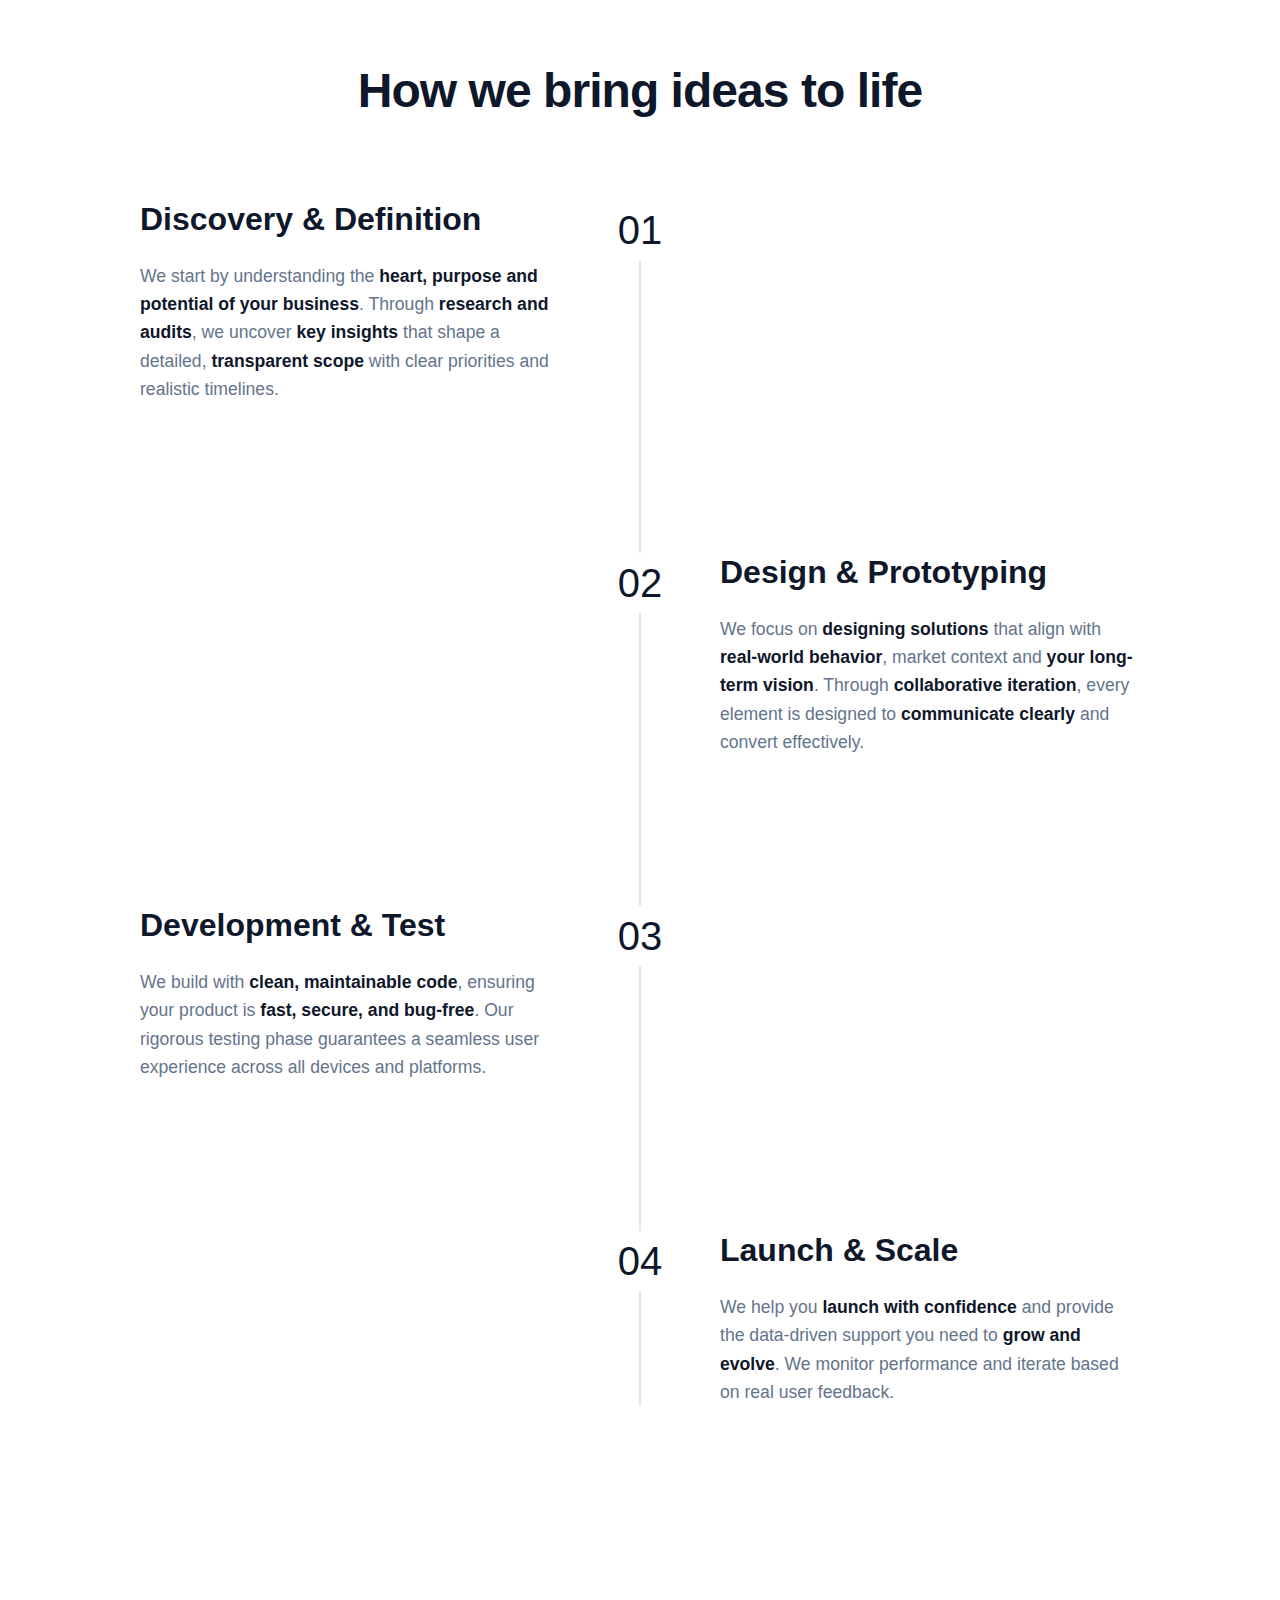
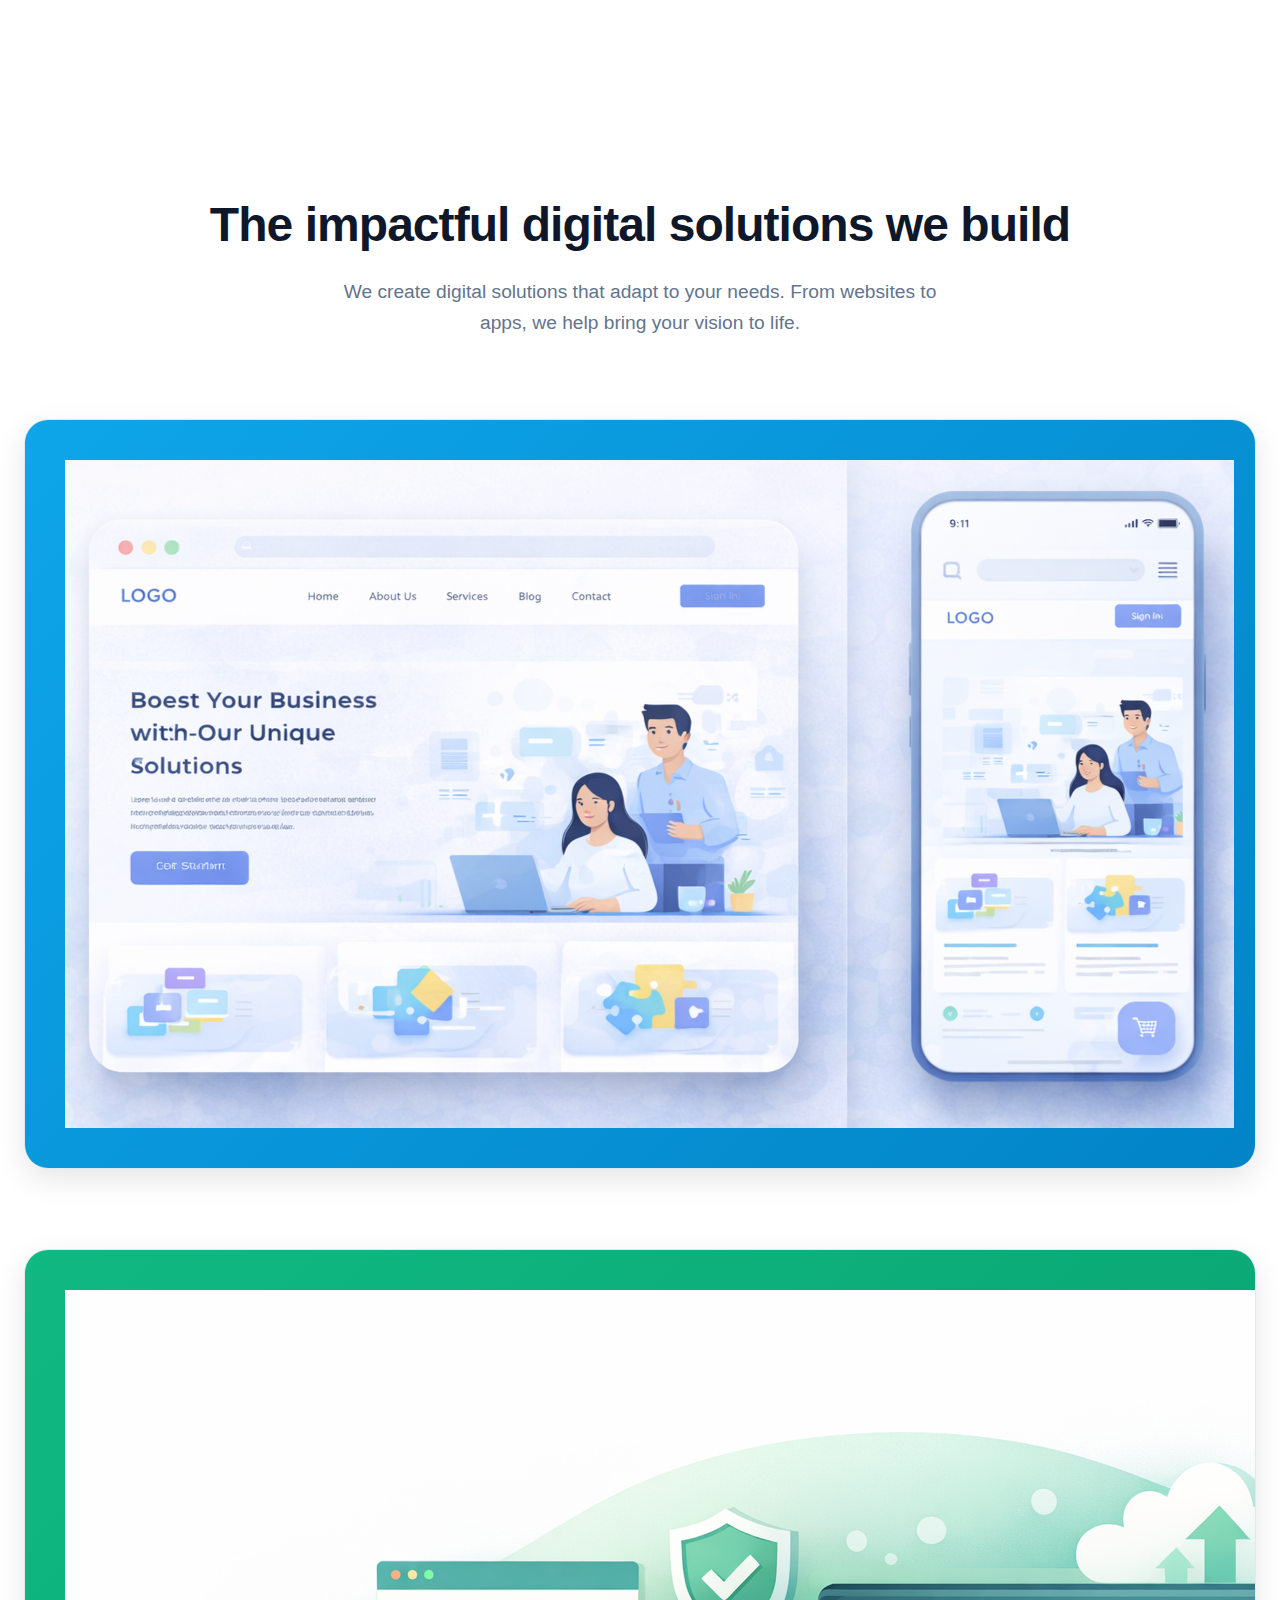
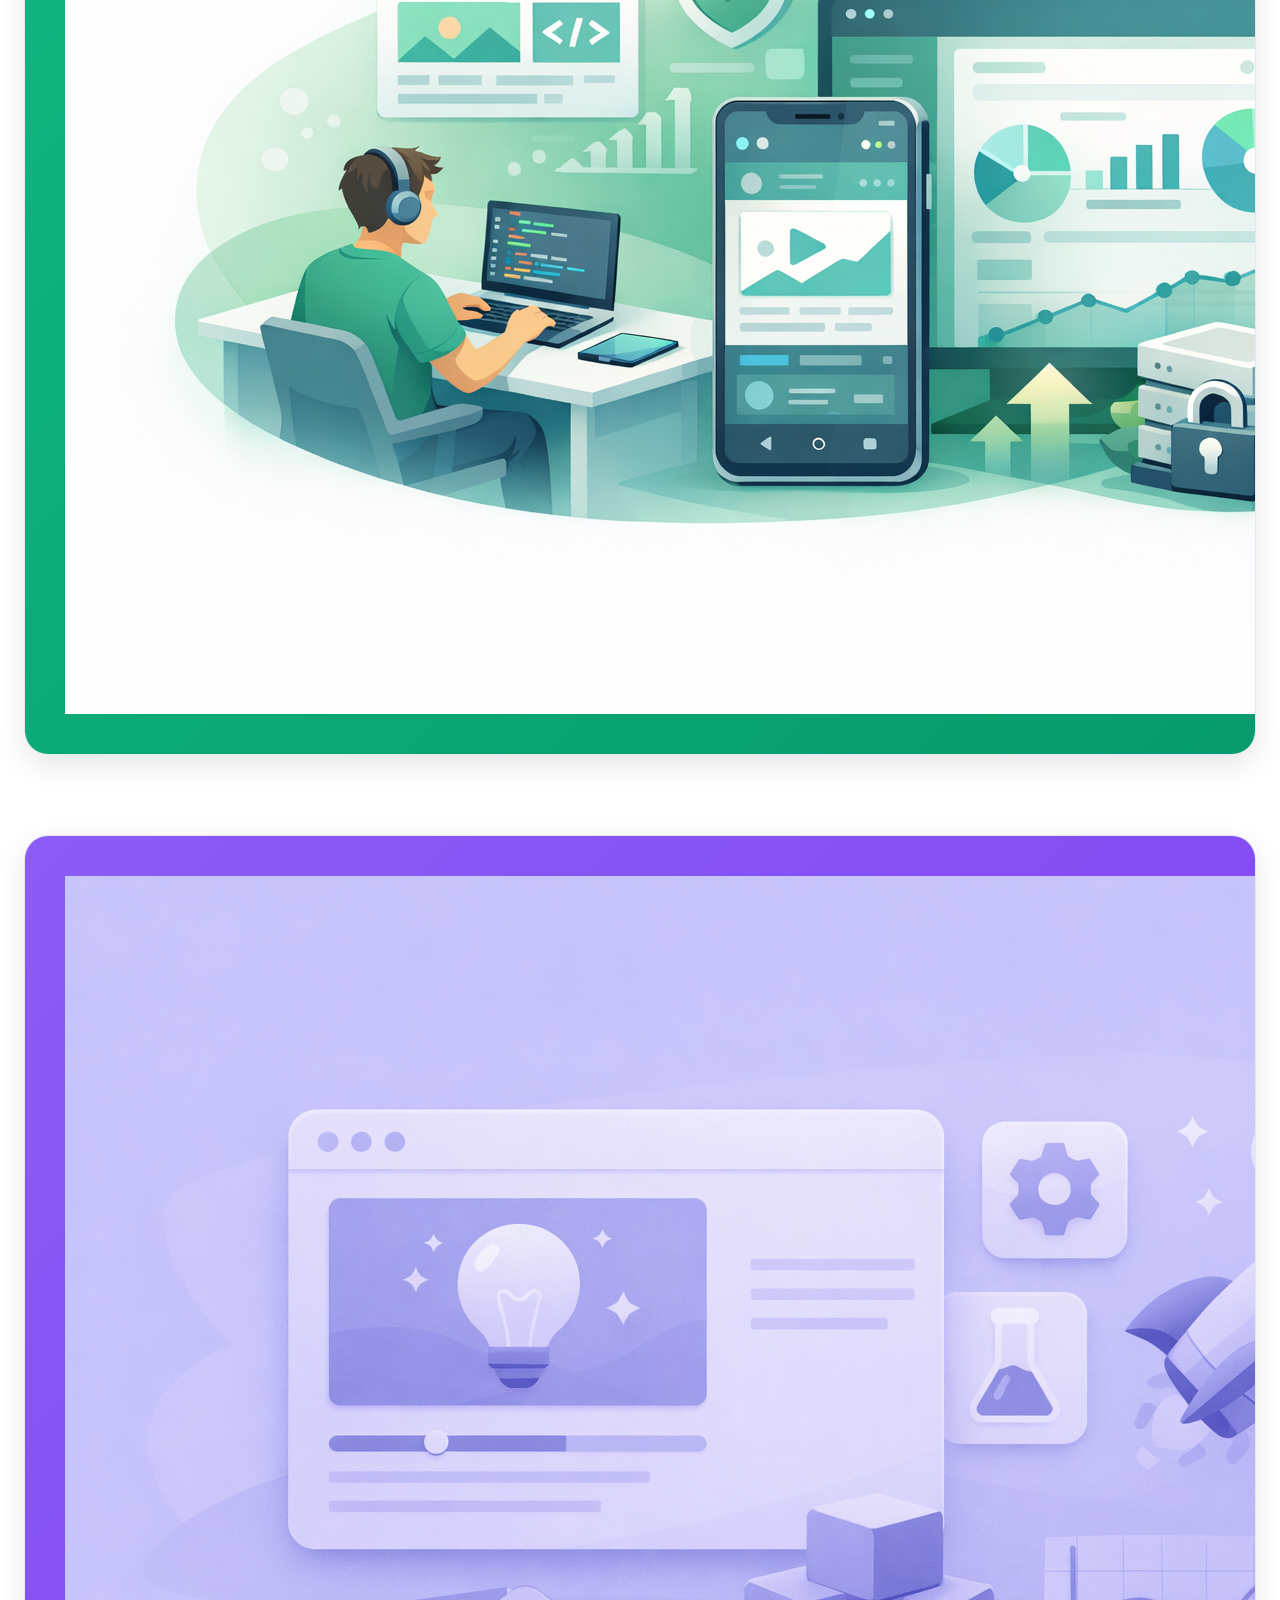
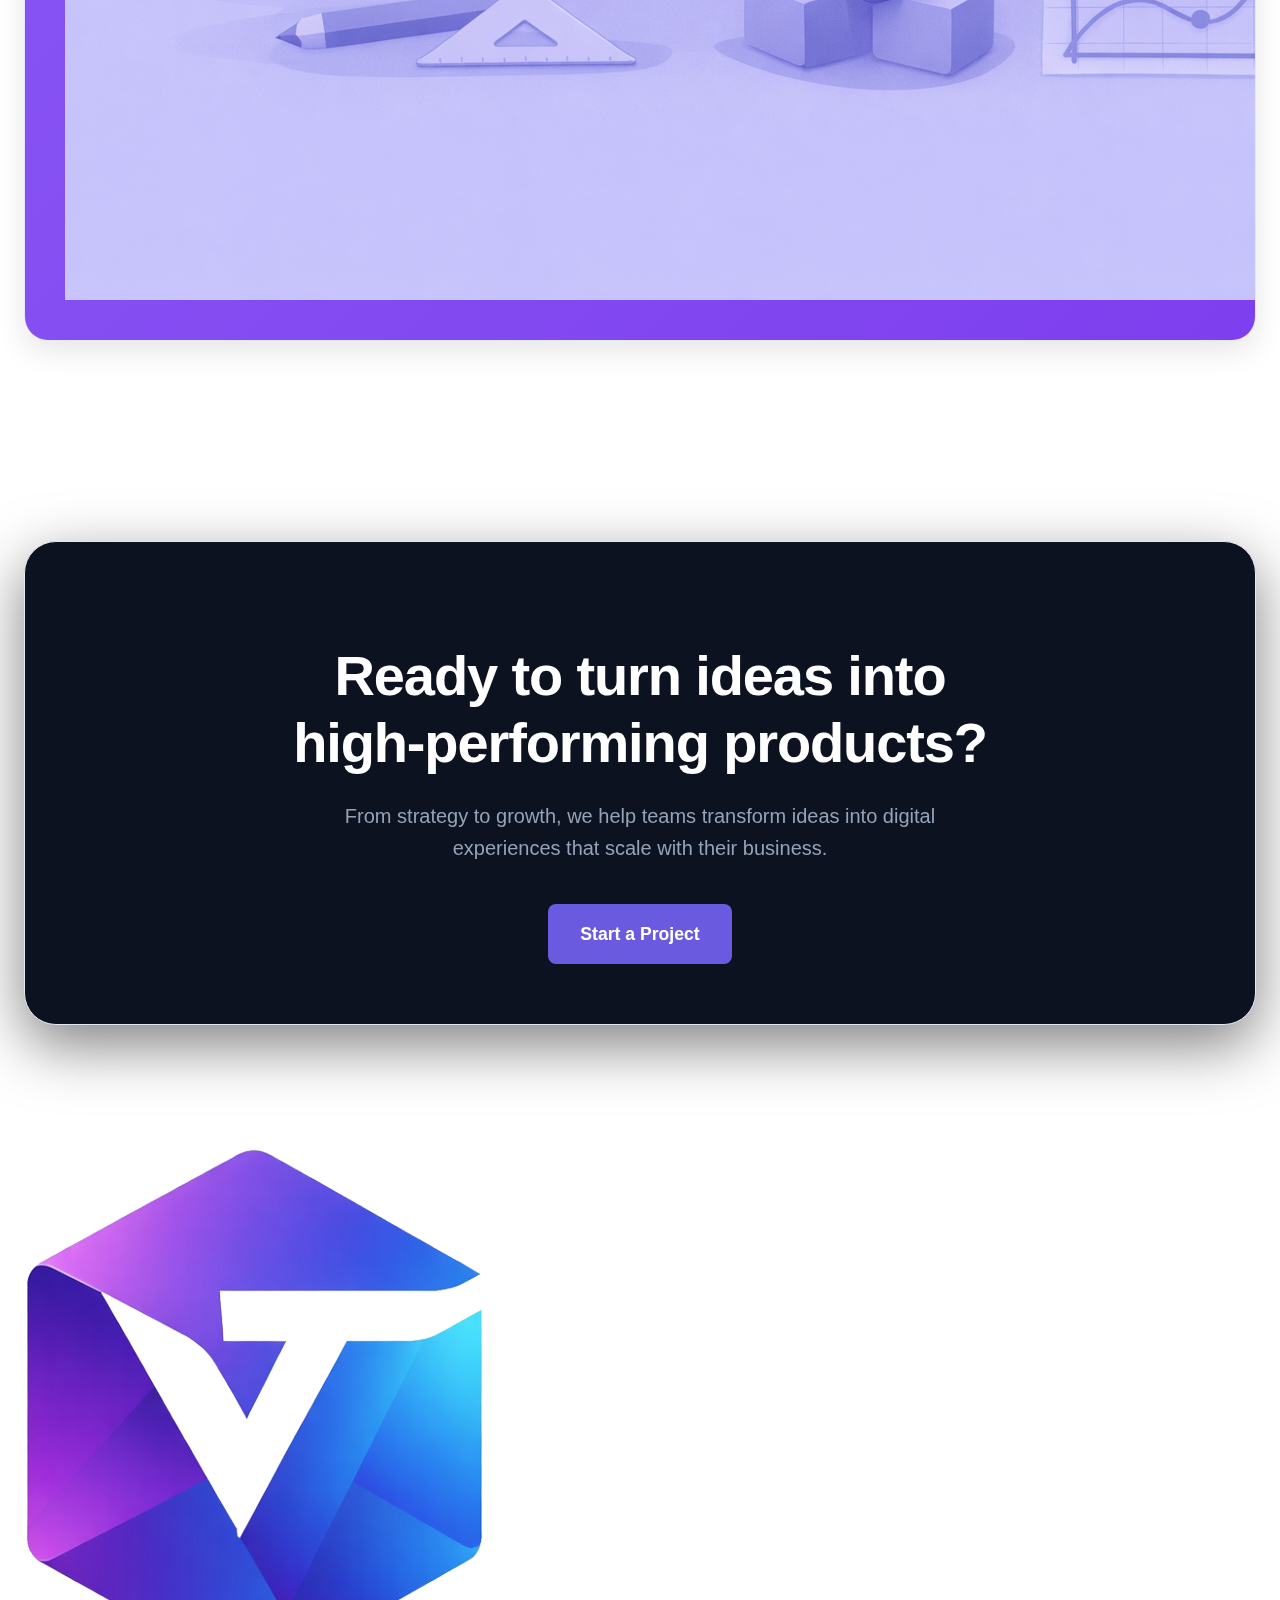
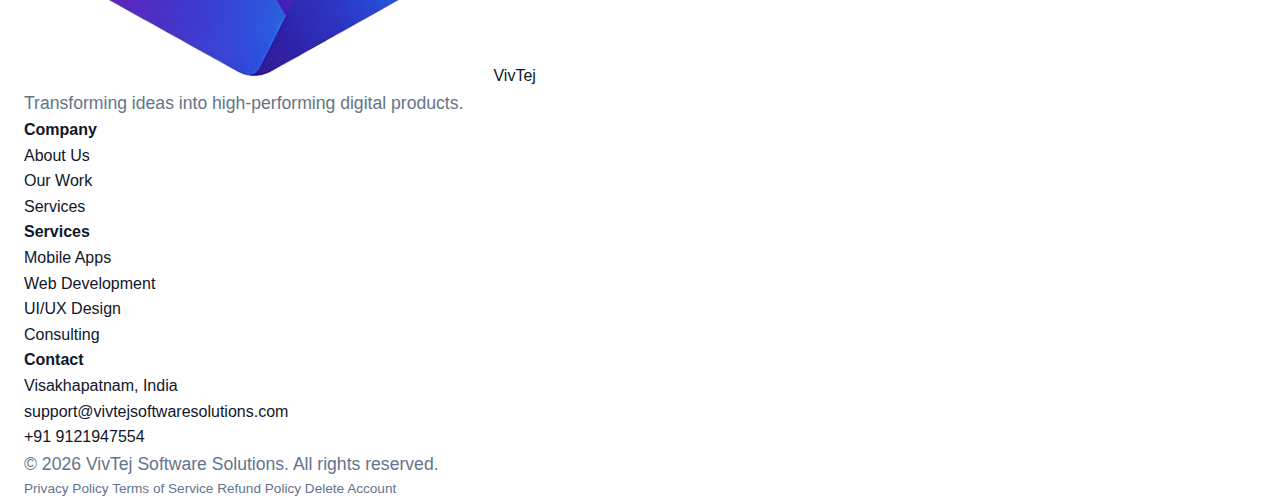
<file: services.html>
<!DOCTYPE html>
<html lang="en">

<head>
    <meta charset="UTF-8" />
    <meta name="viewport" content="width=device-width, initial-scale=1.0" />
    <title>Services | VivTej Software Solutions</title>
    <link rel="stylesheet" href="./styles.css" />
    <link rel="preconnect" href="https://fonts.googleapis.com" />
    <link rel="preconnect" href="https://fonts.gstatic.com" crossorigin />
    <link href="https://fonts.googleapis.com/css2?family=Nunito:wght@300;400;600;700&display=swap" rel="stylesheet" />
</head>

<body>
    <!-- Navigation -->
    <nav class="navbar">
        <div class="container nav-container">
            <a href="./index.html" class="brand">
                <img src="./logo_vivtej.png" alt="VivTej Logo" class="brand-logo">
                <span>VivTej Software Solutions</span>
            </a>
            <div class="nav-actions">
                <div class="nav-links">
                    <a href="./services.html">Services</a>
                    <a href="./projects.html">Projects</a>
                    <a href="./about.html">About</a>
                </div>
                <a href="#" class="btn btn-primary open-quote-modal">Get a quote</a>
            </div>
            <div class="hamburger">
                <span></span>
                <span></span>
                <span></span>
            </div>
        </div>
    </nav>

    <!-- Hero Section -->
    <section class="hero-section">
        <div class="hero-background-gradient"></div>
        <div class="container hero-container">
            <div class="hero-content">
                <h1>A team that brings bold digital experiences to life.</h1>
                <p class="hero-subtext">
                    Through close collaboration, high-quality work, and fast, thoughtful
                    execution, we help turn your vision into a digital experience that
                    stands out, converts, and grows with you.
                </p>
            </div>

            <div class="hero-visuals-scroller">
                <div class="scrolling-wrapper">


                    <!-- Column 3 -->
                    <div class="scroll-col col-3">
                        <div class="scroll-group">
                            <div class="visual-item v7">
                                <img src="./mobile_app_development._icon.png" alt="Mobile App Development">
                            </div>
                            <div class="visual-item v8">
                                <img src="./uiux_design_icon.png" alt="UI/UX Design">
                            </div>
                            <div class="visual-item v9">
                                <img src="./web_development_icon.png" alt="Web Development">
                            </div>
                            <div class="visual-item v10">
                                <img src="./ai-brain_icon.png" alt="AI & ML">
                            </div>
                            <div class="visual-item v11">
                                <img src="./cloud-server_icon.png" alt="Cloud Services">
                            </div>
                        </div>
                        <div class="scroll-group">
                            <div class="visual-item v7">
                                <img src="./mobile_app_development._icon.png" alt="Mobile App Development">
                            </div>
                            <div class="visual-item v8">
                                <img src="./uiux_design_icon.png" alt="UI/UX Design">
                            </div>
                            <div class="visual-item v9">
                                <img src="./web_development_icon.png" alt="Web Development">
                            </div>
                            <div class="visual-item v10">
                                <img src="./ai-brain_icon.png" alt="AI & ML">
                            </div>
                            <div class="visual-item v11">
                                <img src="./cloud-server_icon.png" alt="Cloud Services">
                            </div>
                            <div class="visual-item v12">
                                <img src="./chat_app_icon.png" alt="Chat Solutions">
                            </div>
                            <div class="visual-item v13">
                                <img src="./pushcart_icon.png" alt="E-commerce">
                            </div>
                            <div class="visual-item v14">
                                <img src="./software_icon.png" alt="Custom Software">
                            </div>
                        </div>
                        <div class="scroll-group">
                            <div class="visual-item v7">
                                <img src="./mobile_app_development._icon.png" alt="Mobile App Development">
                            </div>
                            <div class="visual-item v8">
                                <img src="./uiux_design_icon.png" alt="UI/UX Design">
                            </div>
                            <div class="visual-item v9">
                                <img src="./web_development_icon.png" alt="Web Development">
                            </div>
                            <div class="visual-item v10">
                                <img src="./ai-brain_icon.png" alt="AI & ML">
                            </div>
                            <div class="visual-item v11">
                                <img src="./cloud-server_icon.png" alt="Cloud Services">
                            </div>
                            <div class="visual-item v12">
                                <img src="./chat_app_icon.png" alt="Chat Solutions">
                            </div>
                            <div class="visual-item v13">
                                <img src="./pushcart_icon.png" alt="E-commerce">
                            </div>
                            <div class="visual-item v14">
                                <img src="./software_icon.png" alt="Custom Software">
                            </div>
                        </div>
                    </div>
                </div>
            </div>
        </div>
    </section>

    <!-- Services Section -->
    <section class="services-section">
        <div class="container">
            <!-- Service 01 -->
            <!-- Service 01: Strategy -->
            <div class="service-row">
                <div class="service-left">
                    <div class="service-icon">
                        <!-- Strategy / Compass -->
                        <svg width="24" height="24" viewBox="0 0 24 24" fill="none" stroke="currentColor"
                            stroke-width="1.5" stroke-linecap="round" stroke-linejoin="round">
                            <circle cx="12" cy="12" r="10"></circle>
                            <polygon points="16.24 7.76 14.12 14.12 7.76 16.24 9.88 9.88 16.24 7.76"></polygon>
                        </svg>
                    </div>
                    <h2>Strategy</h2>
                    <p>
                        The core of every successful project lies with a clear strategy.
                    </p>
                </div>

                <div class="service-right">
                    <div class="service-grid">
                        <!-- Grid Item 1 -->
                        <div class="service-grid-item">
                            <h3>01. Market Research & UX Audit</h3>
                            <ul>
                                <li>Competitor Analysis</li>
                                <li>Business & Data Analysis</li>
                                <li>Product Auditing</li>
                            </ul>
                        </div>
                        <!-- Grid Item 2 -->
                        <div class="service-grid-item">
                            <h3>02. Brand & Business Positioning</h3>
                            <ul>
                                <li>Brand Research</li>
                                <li>Vision & Mission Definition</li>
                                <li>Conversion Strategy</li>
                            </ul>
                        </div>
                        <!-- Grid Item 3 -->
                        <div class="service-grid-item">
                            <h3>03. Product Strategy</h3>
                            <ul>
                                <li>Minimum Viable Product</li>
                                <li>Product Definition</li>
                                <li>Product Strategy</li>
                                <li>Proof of Concept</li>
                            </ul>
                        </div>
                        <!-- Grid Item 4 -->
                        <div class="service-grid-item">
                            <h3>04. Operations</h3>
                            <ul>
                                <li>Product Management</li>
                                <li>Project Management</li>
                            </ul>
                        </div>
                    </div>
                </div>
            </div>

            <!-- Service 02 -->
            <!-- Service 02: Design -->
            <div class="service-row">
                <div class="service-left">
                    <div class="service-icon">
                        <!-- Design / Pen & Ruler or Palette -->
                        <svg width="24" height="24" viewBox="0 0 24 24" fill="none" stroke="currentColor"
                            stroke-width="1.5" stroke-linecap="round" stroke-linejoin="round">
                            <path d="M12 19l7-7 3 3-7 7-3-3z"></path>
                            <path d="M18 13l-1.5-7.5L2 2l3.5 14.5L13 18l5-5z"></path>
                            <path d="M2 2l7.586 7.586"></path>
                            <circle cx="11" cy="11" r="2"></circle>
                        </svg>
                    </div>
                    <h2>Design</h2>
                    <p>
                        We craft intuitive, beautiful, and accessible designs that drive engagement and delight users.
                    </p>
                </div>

                <div class="service-right">
                    <div class="service-grid">
                        <div class="service-grid-item">
                            <h3>01. Interaction Design</h3>
                            <ul>
                                <li>User Flows</li>
                                <li>Wireframing</li>
                                <li>Prototyping</li>
                            </ul>
                        </div>
                        <div class="service-grid-item">
                            <h3>02. Responsive Design</h3>
                            <ul>
                                <li>Mobile First</li>
                                <li>Cross-platform</li>
                                <li>Adaptive Layouts</li>
                            </ul>
                        </div>
                        <div class="service-grid-item">
                            <h3>03. UI Design & Accessibility</h3>
                            <ul>
                                <li>Visual Systems</li>
                                <li>Design Tokens</li>
                                <li>WCAG Compliance</li>
                            </ul>
                        </div>
                        <div class="service-grid-item">
                            <h3>04. Motion Design</h3>
                            <ul>
                                <li>Micro-interactions</li>
                                <li>Page Transitions</li>
                                <li>Lottie & Rive</li>
                            </ul>
                        </div>
                    </div>
                </div>
            </div>

            <!-- Service 03: Development -->
            <div class="service-row">
                <div class="service-left">
                    <div class="service-icon">
                        <!-- Development / Terminal -->
                        <svg width="24" height="24" viewBox="0 0 24 24" fill="none" stroke="currentColor"
                            stroke-width="1.5" stroke-linecap="round" stroke-linejoin="round">
                            <polyline points="4 17 10 11 4 5"></polyline>
                            <line x1="12" y1="19" x2="20" y2="19"></line>
                        </svg>
                    </div>
                    <h2>Development</h2>
                    <p>
                        We build robust, scalable, and high-performance digital products using modern technologies.
                    </p>
                </div>

                <div class="service-right">
                    <div class="service-grid">
                        <div class="service-grid-item">
                            <h3>01. Frontend Development</h3>
                            <ul>
                                <li>React / Next.js</li>
                                <li>Vue / Nuxt</li>
                                <li>TypeScript</li>
                            </ul>
                        </div>
                        <div class="service-grid-item">
                            <h3>02. Backend & API</h3>
                            <ul>
                                <li>Node.js / Python</li>
                                <li>REST & GraphQL</li>
                                <li>Database Design</li>
                            </ul>
                        </div>
                        <div class="service-grid-item">
                            <h3>03. CMS Development</h3>
                            <ul>
                                <li>Headless CMS</li>
                                <li>Strapi / Sanity</li>
                                <li>Custom Solutions</li>
                            </ul>
                        </div>
                        <div class="service-grid-item">
                            <h3>04. DevOps & Infra</h3>
                            <ul>
                                <li>CI/CD Pipelines</li>
                                <li>Cloud Hosting</li>
                                <li>Security Audits</li>
                            </ul>
                        </div>
                    </div>
                </div>
            </div>

            <!-- Service 04: Refine & Optimize -->
            <div class="service-row">
                <div class="service-left">
                    <div class="service-icon">
                        <!-- Refine / Trending Up -->
                        <svg width="24" height="24" viewBox="0 0 24 24" fill="none" stroke="currentColor"
                            stroke-width="1.5" stroke-linecap="round" stroke-linejoin="round">
                            <polyline points="23 6 13.5 15.5 8.5 10.5 1 18"></polyline>
                            <polyline points="17 6 23 6 23 12"></polyline>
                        </svg>
                    </div>
                    <h2>Refine & Optimize</h2>
                    <p>
                        Launch is just the beginning. We continuously improve your product based on data and feedback.
                    </p>
                </div>

                <div class="service-right">
                    <div class="service-grid">
                        <div class="service-grid-item">
                            <h3>01. Performance</h3>
                            <ul>
                                <li>Core Web Vitals</li>
                                <li>Load Time Optimization</li>
                                <li>Bundle Analysis</li>
                            </ul>
                        </div>
                        <div class="service-grid-item">
                            <h3>02. Conversion (CRO)</h3>
                            <ul>
                                <li>A/B Testing</li>
                                <li>Funnel Analysis</li>
                                <li>User Feedback</li>
                            </ul>
                        </div>
                        <div class="service-grid-item">
                            <h3>03. Accessibility Audits</h3>
                            <ul>
                                <li>Screen Reader Testing</li>
                                <li>Keyboard Nav</li>
                                <li>Compliance Reports</li>
                            </ul>
                        </div>
                        <div class="service-grid-item">
                            <h3>04. Retention</h3>
                            <ul>
                                <li>Feature Iteration</li>
                                <li>User Engagement</li>
                                <li>Analytics Review</li>
                            </ul>
                        </div>
                    </div>
                </div>
            </div>
        </div>
    </section>

    <!-- Process Section -->
    <section class="process-section">
        <div class="container">
            <div class="process-header">
                <h2>How we bring ideas to life</h2>
            </div>

            <div class="process-timeline">
                <!-- Center Line -->
                <div class="timeline-line">
                    <div class="line-progress"></div>
                </div>

                <!-- Step 01: Discovery -->
                <div class="timeline-item left">
                    <div class="timeline-num">01</div>
                    <div class="timeline-content">
                        <h3 class="process-title">Discovery & Definition</h3>
                        <p class="process-desc">
                            We start by understanding the <strong>heart, purpose and potential of your
                                business</strong>.
                            Through <strong>research and audits</strong>, we uncover <strong>key insights</strong> that
                            shape a
                            detailed, <strong>transparent scope</strong> with clear priorities and realistic timelines.
                        </p>
                    </div>
                </div>

                <!-- Step 02: Design -->
                <div class="timeline-item right">
                    <div class="timeline-num">02</div>
                    <div class="timeline-content">
                        <h3 class="process-title">Design & Prototyping</h3>
                        <p class="process-desc">
                            We focus on <strong>designing solutions</strong> that align with <strong>real-world
                                behavior</strong>,
                            market context and <strong>your long-term vision</strong>. Through <strong>collaborative
                                iteration</strong>,
                            every element is designed to <strong>communicate clearly</strong> and convert effectively.
                        </p>
                    </div>
                </div>

                <!-- Step 03: Development -->
                <div class="timeline-item left">
                    <div class="timeline-num">03</div>
                    <div class="timeline-content">
                        <h3 class="process-title">Development & Test</h3>
                        <p class="process-desc">
                            We build with <strong>clean, maintainable code</strong>, ensuring your product is
                            <strong>fast, secure, and bug-free</strong>. Our rigorous testing phase guarantees a
                            seamless
                            user experience across all devices and platforms.
                        </p>
                    </div>
                </div>

                <!-- Step 04: Launch -->
                <div class="timeline-item right">
                    <div class="timeline-num">04</div>
                    <div class="timeline-content">
                        <h3 class="process-title">Launch & Scale</h3>
                        <p class="process-desc">
                            We help you <strong>launch with confidence</strong> and provide the data-driven support you
                            need to
                            <strong>grow and evolve</strong>. We monitor performance and iterate based on real user
                            feedback.
                        </p>
                    </div>
                </div>

            </div>
        </div>
    </section>

    <!-- Digital Solutions Section -->
    <section class="solutions-section">
        <div class="container">
            <div class="solutions-header">
                <h2>The impactful digital solutions we build</h2>
                <p>We create digital solutions that adapt to your needs. From websites to apps, we help bring your
                    vision to
                    life.</p>
            </div>

            <div class="solutions-grid">
                <!-- Card 1: Websites -->
                <div class="solution-card">
                    <div class="card-visual websites">
                        <img src="./website_mockup.png" alt="Website Mockup" class="solution-img">
                    </div>
                    <div class="card-content">
                        <div class="card-icon">
                            <!-- Websites / Layout -->
                            <svg width="24" height="24" viewBox="0 0 24 24" fill="none" stroke="currentColor"
                                stroke-width="1.5" stroke-linecap="round" stroke-linejoin="round">
                                <rect x="3" y="3" width="18" height="18" rx="2" ry="2"></rect>
                                <line x1="3" y1="9" x2="21" y2="9"></line>
                                <line x1="9" y1="21" x2="9" y2="9"></line>
                            </svg>
                        </div>
                        <h3>Websites</h3>
                        <p>
                            From sleek landing pages to robust marketing sites, we design and develop custom websites
                            that reflect
                            your brand, engage your audience, and drive results.
                        </p>
                        <div class="card-tags">
                            <span class="tag">Landing Pages</span>
                            <span class="tag">Marketing Websites</span>
                        </div>
                    </div>
                </div>

                <!-- Card 2: Apps -->
                <div class="solution-card">
                    <div class="card-visual apps">
                        <img src="./app _dashboard_mockup.png" alt="App Dashboard Mockup" class="solution-img">
                    </div>
                    <div class="card-content">
                        <div class="card-icon">
                            <!-- Apps / Smartphone -->
                            <svg width="24" height="24" viewBox="0 0 24 24" fill="none" stroke="currentColor"
                                stroke-width="1.5" stroke-linecap="round" stroke-linejoin="round">
                                <rect x="5" y="2" width="14" height="20" rx="2" ry="2"></rect>
                                <line x1="12" y1="18" x2="12.01" y2="18"></line>
                            </svg>
                        </div>
                        <h3>Apps</h3>
                        <p>
                            We build intuitive web and mobile applications that users want to use. Scalable, secure, and
                            designed with
                            your business growth in mind, from MVP to enterprise-level solutions.
                        </p>
                        <div class="card-tags">
                            <span class="tag">Mobile Apps</span>
                            <span class="tag">Desktop Apps</span>
                            <span class="tag">Web Apps</span>
                        </div>
                    </div>
                </div>

                <!-- Card 3: Products -->
                <div class="solution-card">
                    <div class="card-visual products">
                        <img src="./product_mockup.png" alt="Product Interface Mockup" class="solution-img">
                    </div>
                    <div class="card-content">
                        <div class="card-icon">
                            <!-- Products / Package -->
                            <svg width="24" height="24" viewBox="0 0 24 24" fill="none" stroke="currentColor"
                                stroke-width="1.5" stroke-linecap="round" stroke-linejoin="round">
                                <path d="M12 2L2 7l10 5 10-5-10-5z"></path>
                                <path d="M2 17l10 5 10-5M2 12l10 5 10-5"></path>
                            </svg>
                        </div>
                        <h3>Products</h3>
                        <p>
                            While we focus on bringing our partners ideas to life, we also challenge ourselves to create
                            our own
                            products, a space for testing, learning, and further refining our craft.
                        </p>
                        <div class="card-tags">
                            <span class="tag">Platforms</span>
                            <span class="tag">Websites</span>
                        </div>
                    </div>
                </div>
            </div>
        </div>
    </section>

    <!-- Final CTA Section -->
    <section class="final-cta-section">
        <div class="container">
            <div class="cta-card">
                <div class="cta-content">
                    <h2>Ready to turn ideas into high-performing products?</h2>
                    <p>
                        From strategy to growth, we help teams transform ideas into digital experiences that scale with
                        their
                        business.
                    </p>
                    <a href="#" class="btn-cta open-quote-modal">Start a Project</a>
                </div>

                <!-- <div class="cta-scroller-container">
                    <div class="cta-scroller-track">
                        Set 1 
                        <div class="scroller-item sc-1"></div>
                        <div class="scroller-item sc-2"></div>
                        <div class="scroller-item sc-3"></div>
                        <div class="scroller-item sc-4"></div>
                        <div class="scroller-item sc-5"></div>
                        <div class="scroller-item sc-1"></div>
                         Set 2 (Duplicate for loop) 
                        <div class="scroller-item sc-1"></div>
                        <div class="scroller-item sc-2"></div>
                        <div class="scroller-item sc-3"></div>
                        <div class="scroller-item sc-4"></div>
                        <div class="scroller-item sc-5"></div>
                        <div class="scroller-item sc-1"></div>
                    </div>
                </div> -->
            </div>
        </div>
    </section>

    <!-- Footer -->
    <footer class="site-footer">
        <div class="container">
            <div class="footer-top">
                <div class="footer-brand-col">
                    <a href="./index.html" class="footer-logo">
                        <img src="./logo_vivtej.png" alt="VivTej Software Solutions">
                        <span>VivTej</span>
                    </a>
                    <p class="footer-tagline">Transforming ideas into high-performing digital products.</p>
                    <!-- <div class="footer-socials">
                        <a href="#" aria-label="LinkedIn">
                            <svg xmlns="http://www.w3.org/2000/svg" width="20" height="20" viewBox="0 0 24 24"
                                fill="none" stroke="currentColor" stroke-width="2" stroke-linecap="round"
                                stroke-linejoin="round">
                                <path
                                    d="M16 8a6 6 0 0 1 6 6v7h-4v-7a2 2 0 0 0-2-2 2 2 0 0 0-2 2v7h-4v-7a6 6 0 0 1 6-6z">
                                </path>
                                <rect x="2" y="9" width="4" height="12"></rect>
                                <circle cx="4" cy="4" r="2"></circle>
                            </svg>
                        </a>
                        <a href="#" aria-label="Twitter">
                            <svg xmlns="http://www.w3.org/2000/svg" width="20" height="20" viewBox="0 0 24 24"
                                fill="none" stroke="currentColor" stroke-width="2" stroke-linecap="round"
                                stroke-linejoin="round">
                                <path
                                    d="M23 3a10.9 10.9 0 0 1-3.14 1.53 4.48 4.48 0 0 0-7.86 3v1A10.66 10.66 0 0 1 3 4s-4 9 5 13a11.64 11.64 0 0 1-7 2c9 5 20 0 20-11.5a4.5 4.5 0 0 0-.08-.83A7.72 7.72 0 0 0 23 3z">
                                </path>
                            </svg>
                        </a>
                        <a href="#" aria-label="Instagram">
                            <svg xmlns="http://www.w3.org/2000/svg" width="20" height="20" viewBox="0 0 24 24"
                                fill="none" stroke="currentColor" stroke-width="2" stroke-linecap="round"
                                stroke-linejoin="round">
                                <rect x="2" y="2" width="20" height="20" rx="5" ry="5"></rect>
                                <path d="M16 11.37A4 4 0 1 1 12.63 8 4 4 0 0 1 16 11.37z"></path>
                                <line x1="17.5" y1="6.5" x2="17.51" y2="6.5"></line>
                            </svg>
                        </a>
                    </div> -->
                </div>
                <div class="footer-links-col">
                    <h4>Company</h4>
                    <ul>
                        <li><a href="./about.html">About Us</a></li>
                        <li><a href="./projects.html">Our Work</a></li>
                        <li><a href="./services.html">Services</a></li>
                        <!-- <li><a href="#">Careers</a></li> -->
                    </ul>
                </div>
                <div class="footer-links-col">
                    <h4>Services</h4>
                    <ul>
                        <li><a href="./services.html">Mobile Apps</a></li>
                        <li><a href="./services.html">Web Development</a></li>
                        <li><a href="./services.html">UI/UX Design</a></li>
                        <li><a href="./services.html">Consulting</a></li>
                    </ul>
                </div>
                <div class="footer-links-col">
                    <h4>Contact</h4>
                    <ul class="contact-list">
                        <li>Visakhapatnam, India</li>
                        <li><a href="mailto:support@vivtejsoftwaresolutions.com">support@vivtejsoftwaresolutions.com</a></li>
                        <li><a href="tel:+919121947554">+91 9121947554</a></li>
                    </ul>
                </div>
            </div>
            <div class="footer-bottom">
                <p>&copy; 2026 VivTej Software Solutions. All rights reserved.</p>
                <div class="footer-legal">
                    <a href="./privacy.html">Privacy Policy</a>
                    <a href="./terms.html">Terms of Service</a>
                    <a href="./refund.html">Refund Policy</a>
                    <a href="./delete-account.html">Delete Account</a>
                </div>
            </div>
        </div>
    </footer>

    <script src="./script.js"></script>
</body>

</html>
</file>
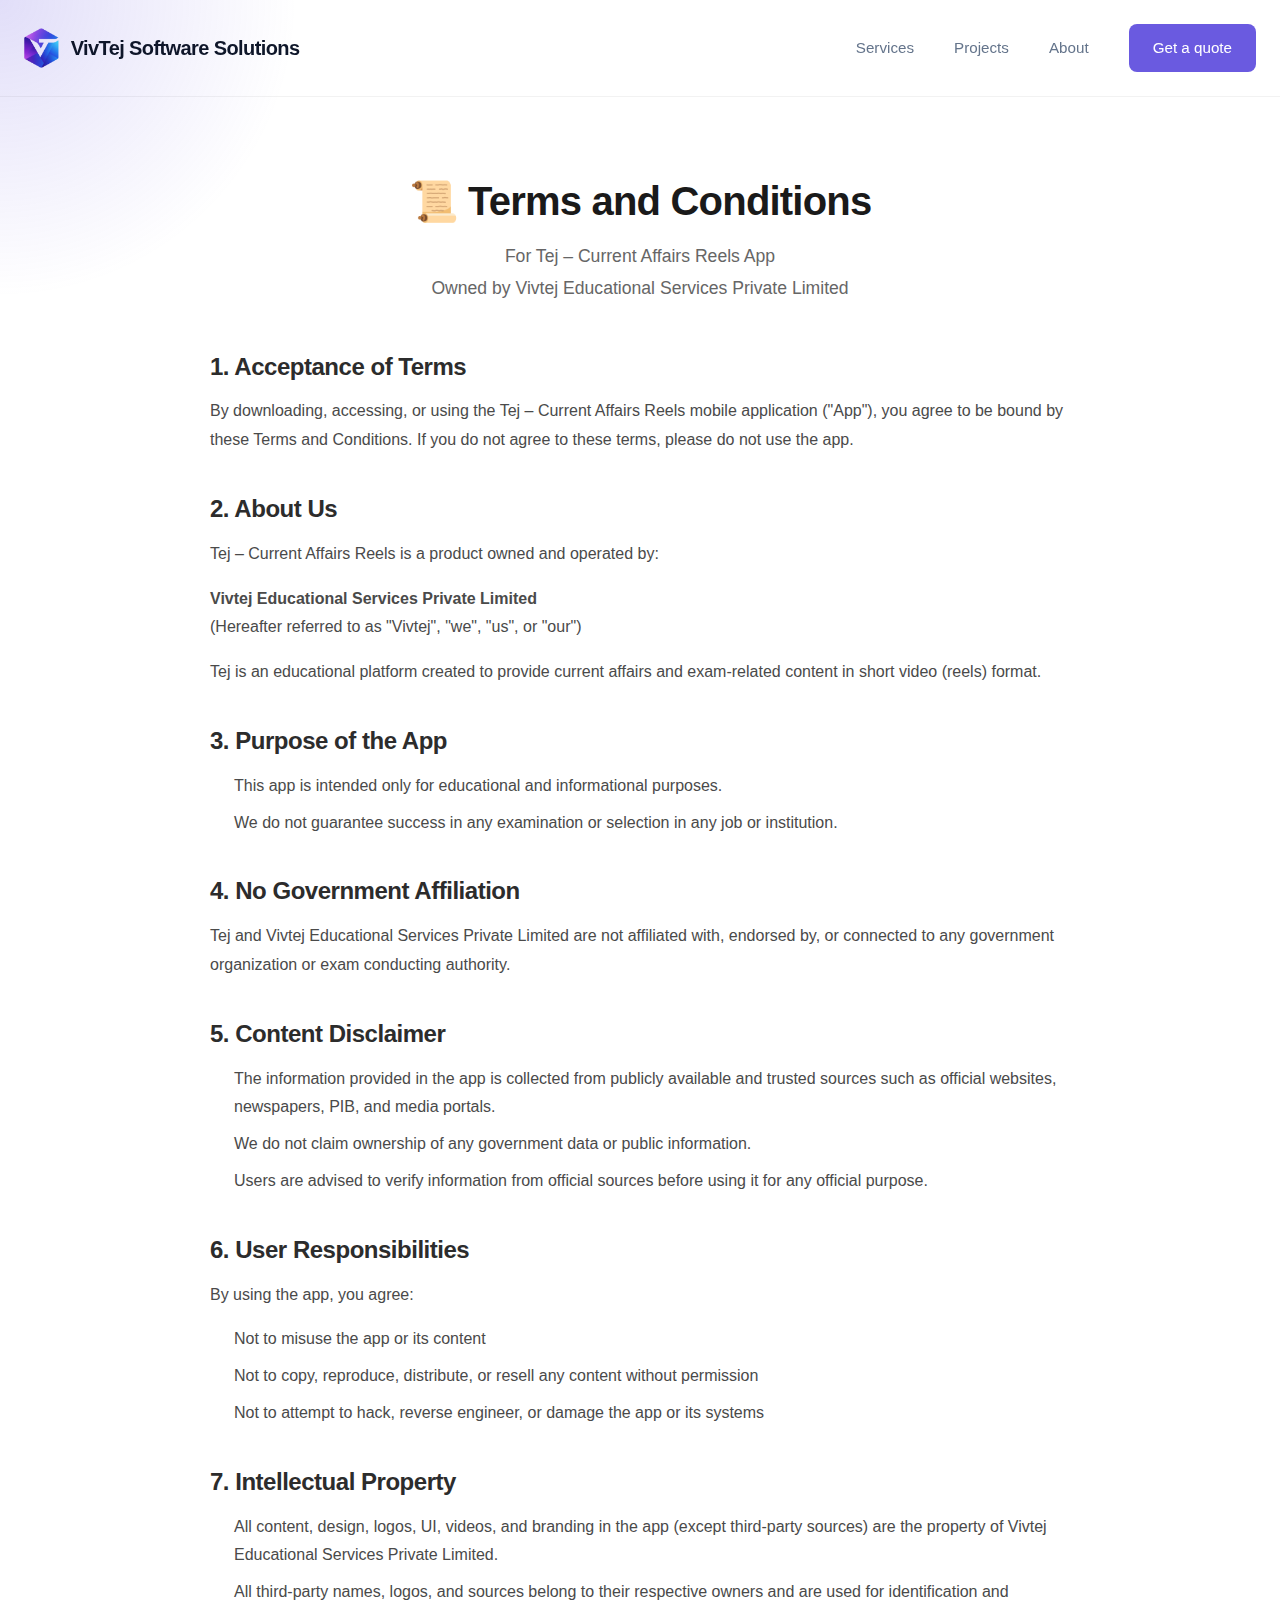
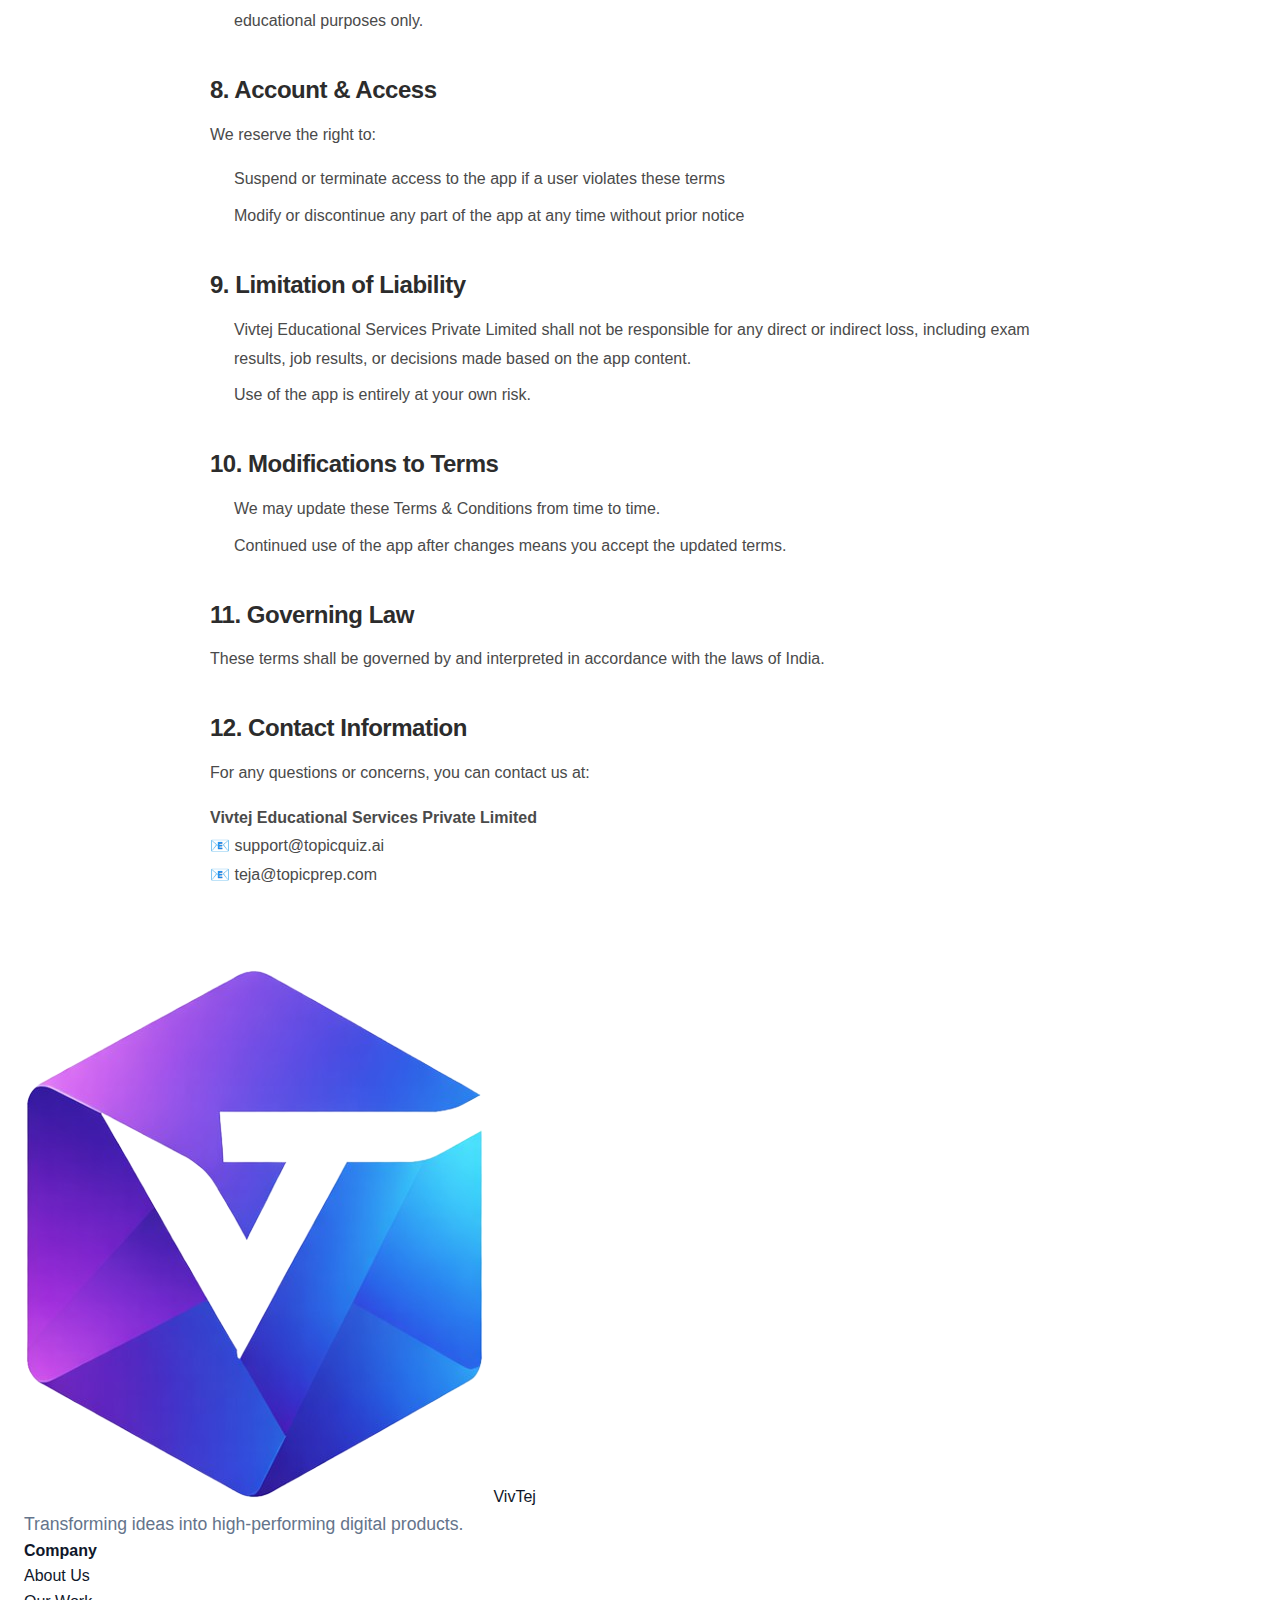
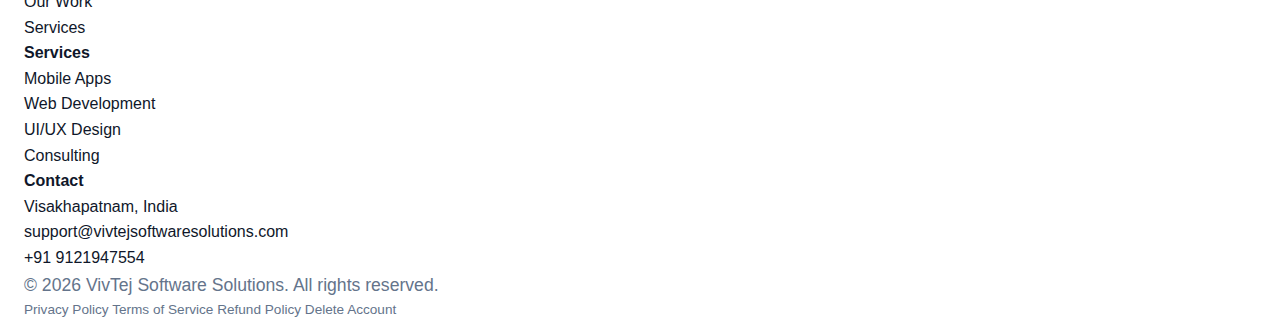
<file: terms.html>
<!doctype html>
<html lang="en">
  <head>
    <meta charset="UTF-8" />
    <meta name="viewport" content="width=device-width, initial-scale=1.0" />
    <title>Terms and Conditions | Tej – Current Affairs Reels</title>
    <link rel="stylesheet" href="./styles.css" />
    <link rel="preconnect" href="https://fonts.googleapis.com" />
    <link rel="preconnect" href="https://fonts.gstatic.com" crossorigin />
    <link
      href="https://fonts.googleapis.com/css2?family=Nunito:wght@300;400;600;700&display=swap"
      rel="stylesheet"
    />
    <style>
      .policy-content {
        max-width: 900px;
        margin: 0 auto;
        padding: 80px 20px 60px;
      }

      .policy-content h1 {
        font-size: 2.5rem;
        margin-bottom: 1rem;
        color: #1a1a1a;
      }

      .policy-content h2 {
        font-size: 1.5rem;
        margin-top: 2.5rem;
        margin-bottom: 1rem;
        color: #2c2c2c;
      }

      .policy-content h3 {
        font-size: 1.2rem;
        margin-top: 2rem;
        margin-bottom: 0.75rem;
        color: #3c3c3c;
      }

      .policy-content p,
      .policy-content ul {
        font-size: 1rem;
        line-height: 1.8;
        color: #4a4a4a;
        margin-bottom: 1rem;
      }

      .policy-content ul {
        padding-left: 1.5rem;
      }

      .policy-content li {
        margin-bottom: 0.5rem;
      }

      .policy-intro {
        font-size: 1.1rem;
        color: #666;
        margin-bottom: 2rem;
      }

      .policy-header {
        text-align: center;
        margin-bottom: 3rem;
      }

      .policy-header .subtitle {
        font-size: 1.1rem;
        color: #666;
        margin-top: 0.5rem;
      }
    </style>
  </head>

  <body>
    <!-- Navigation -->
    <nav class="navbar">
      <div class="container nav-container">
        <a href="./index.html" class="brand">
          <img src="./logo_vivtej.png" alt="VivTej Logo" class="brand-logo" />
          <span>VivTej Software Solutions</span>
        </a>
        <div class="nav-actions">
          <div class="nav-links">
            <a href="./services.html">Services</a>
            <a href="./projects.html">Projects</a>
            <a href="./about.html">About</a>
          </div>
          <a href="#" class="btn btn-primary open-quote-modal">Get a quote</a>
        </div>
        <div class="hamburger">
          <span></span>
          <span></span>
          <span></span>
        </div>
      </div>
    </nav>

    <!-- Policy Content -->
    <div class="policy-content">
      <div class="policy-header">
        <h1>📜 Terms and Conditions</h1>
        <p class="subtitle">
          For Tej – Current Affairs Reels App<br />
          Owned by Vivtej Educational Services Private Limited
        </p>
      </div>

      <h2>1. Acceptance of Terms</h2>
      <p>
        By downloading, accessing, or using the Tej – Current Affairs Reels
        mobile application ("App"), you agree to be bound by these Terms and
        Conditions. If you do not agree to these terms, please do not use the
        app.
      </p>

      <h2>2. About Us</h2>
      <p>Tej – Current Affairs Reels is a product owned and operated by:</p>
      <p>
        <strong>Vivtej Educational Services Private Limited</strong><br />
        (Hereafter referred to as "Vivtej", "we", "us", or "our")
      </p>
      <p>
        Tej is an educational platform created to provide current affairs and
        exam-related content in short video (reels) format.
      </p>

      <h2>3. Purpose of the App</h2>
      <ul>
        <li>
          This app is intended only for educational and informational purposes.
        </li>
        <li>
          We do not guarantee success in any examination or selection in any job
          or institution.
        </li>
      </ul>

      <h2>4. No Government Affiliation</h2>
      <p>
        Tej and Vivtej Educational Services Private Limited are not affiliated
        with, endorsed by, or connected to any government organization or exam
        conducting authority.
      </p>

      <h2>5. Content Disclaimer</h2>
      <ul>
        <li>
          The information provided in the app is collected from publicly
          available and trusted sources such as official websites, newspapers,
          PIB, and media portals.
        </li>
        <li>
          We do not claim ownership of any government data or public
          information.
        </li>
        <li>
          Users are advised to verify information from official sources before
          using it for any official purpose.
        </li>
      </ul>

      <h2>6. User Responsibilities</h2>
      <p>By using the app, you agree:</p>
      <ul>
        <li>Not to misuse the app or its content</li>
        <li>
          Not to copy, reproduce, distribute, or resell any content without
          permission
        </li>
        <li>
          Not to attempt to hack, reverse engineer, or damage the app or its
          systems
        </li>
      </ul>

      <h2>7. Intellectual Property</h2>
      <ul>
        <li>
          All content, design, logos, UI, videos, and branding in the app
          (except third-party sources) are the property of Vivtej Educational
          Services Private Limited.
        </li>
        <li>
          All third-party names, logos, and sources belong to their respective
          owners and are used for identification and educational purposes only.
        </li>
      </ul>

      <h2>8. Account & Access</h2>
      <p>We reserve the right to:</p>
      <ul>
        <li>
          Suspend or terminate access to the app if a user violates these terms
        </li>
        <li>
          Modify or discontinue any part of the app at any time without prior
          notice
        </li>
      </ul>

      <h2>9. Limitation of Liability</h2>
      <ul>
        <li>
          Vivtej Educational Services Private Limited shall not be responsible
          for any direct or indirect loss, including exam results, job results,
          or decisions made based on the app content.
        </li>
        <li>Use of the app is entirely at your own risk.</li>
      </ul>

      <h2>10. Modifications to Terms</h2>
      <ul>
        <li>We may update these Terms & Conditions from time to time.</li>
        <li>
          Continued use of the app after changes means you accept the updated
          terms.
        </li>
      </ul>

      <h2>11. Governing Law</h2>
      <p>
        These terms shall be governed by and interpreted in accordance with the
        laws of India.
      </p>

      <h2>12. Contact Information</h2>
      <p>For any questions or concerns, you can contact us at:</p>
      <p>
        <strong>Vivtej Educational Services Private Limited</strong><br />
        📧 <a href="mailto:support@topicquiz.ai">support@topicquiz.ai</a><br />
        📧 <a href="mailto:teja@topicprep.com">teja@topicprep.com</a>
      </p>
    </div>

    <!-- Footer -->
    <footer class="site-footer">
      <div class="container">
        <div class="footer-top">
          <div class="footer-brand-col">
            <a href="./index.html" class="footer-logo">
              <img src="./logo_vivtej.png" alt="VivTej Software Solutions" />
              <span>VivTej</span>
            </a>
            <p class="footer-tagline">
              Transforming ideas into high-performing digital products.
            </p>
          </div>
          <div class="footer-links-col">
            <h4>Company</h4>
            <ul>
              <li><a href="./about.html">About Us</a></li>
              <li><a href="./projects.html">Our Work</a></li>
              <li><a href="./services.html">Services</a></li>
            </ul>
          </div>
          <div class="footer-links-col">
            <h4>Services</h4>
            <ul>
              <li><a href="./services.html">Mobile Apps</a></li>
              <li><a href="./services.html">Web Development</a></li>
              <li><a href="./services.html">UI/UX Design</a></li>
              <li><a href="./services.html">Consulting</a></li>
            </ul>
          </div>
          <div class="footer-links-col">
            <h4>Contact</h4>
            <ul class="contact-list">
              <li>Visakhapatnam, India</li>
              <li>
                <a href="mailto:support@vivtejsoftwaresolutions.com"
                  >support@vivtejsoftwaresolutions.com</a
                >
              </li>
              <li><a href="tel:+919121947554">+91 9121947554</a></li>
            </ul>
          </div>
        </div>
        <div class="footer-bottom">
          <p>&copy; 2026 VivTej Software Solutions. All rights reserved.</p>
          <div class="footer-legal">
                <a href="./privacy.html">Privacy Policy</a>
                <a href="./terms.html">Terms of Service</a>
                <a href="./refund.html">Refund Policy</a>
                <a href="./delete-account.html">Delete Account</a>
            </div>
        </div>
      </div>
    </footer>

    <script src="./script.js"></script>
  </body>
</html>
</file>
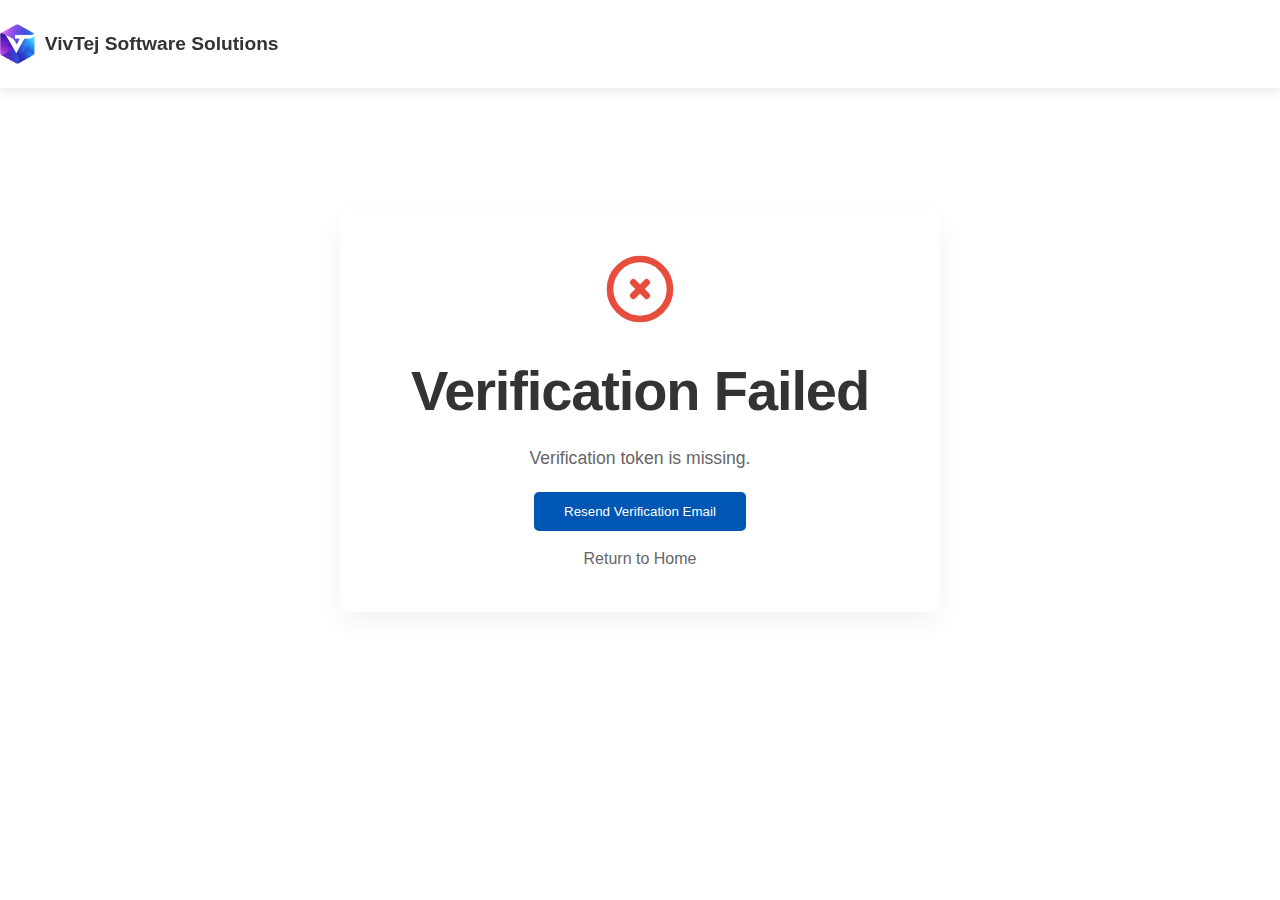
<file: verify-email.html>
<!doctype html>
<html lang="en">
  <head>
    <meta charset="UTF-8" />
    <meta name="viewport" content="width=device-width, initial-scale=1.0" />
    <title>Verify Email | VivTej Software Solutions</title>
    <link rel="stylesheet" href="styles.css" />
    <link rel="icon" type="image/png" href="./logo_vivtej.png" />
    <style>
      .verification-container {
        max-width: 600px;
        margin: 120px auto 60px;
        padding: 40px;
        text-align: center;
        background: white;
        border-radius: 10px;
        box-shadow: 0 10px 25px rgba(0, 0, 0, 0.05);
      }
      .spinner {
        border: 4px solid #f3f3f3;
        border-top: 4px solid #0056b3;
        border-radius: 50%;
        width: 50px;
        height: 50px;
        animation: spin 1s linear infinite;
        margin: 20px auto;
      }
      @keyframes spin {
        0% {
          transform: rotate(0deg);
        }
        100% {
          transform: rotate(360deg);
        }
      }
      .success-icon {
        color: #27ae60;
        margin-bottom: 20px;
      }
      .error-icon {
        color: #e74c3c;
        margin-bottom: 20px;
      }

      .cta-button {
        display: inline-block;
        background-color: #0056b3;
        color: white;
        padding: 12px 30px;
        border-radius: 5px;
        text-decoration: none;
        font-weight: 500;
        margin-top: 20px;
        border: none;
        cursor: pointer;
        transition: background-color 0.3s;
      }
      .cta-button:hover {
        background-color: #004494;
      }
      h1 {
        margin-bottom: 20px;
        color: #333;
      }
      p {
        color: #666;
        line-height: 1.6;
      }
    </style>
  </head>
  <body>
    <!-- Navigation (Simplified) -->
    <nav
      class="navbar"
      style="background: white; box-shadow: 0 2px 10px rgba(0, 0, 0, 0.1)"
    >
      <div class="nav-brand">
        <a
          href="index.html"
          style="display: flex; align-items: center; text-decoration: none"
        >
          <img
            src="./logo_vivtej.png"
            alt="VivTej Logo"
            class="brand-logo"
            style="height: 40px; margin-right: 10px"
          />
          <span style="color: #333; font-weight: bold; font-size: 1.2rem"
            >VivTej Software Solutions</span
          >
        </a>
      </div>
    </nav>

    <div class="verification-container">
      <div id="loading">
        <div class="spinner"></div>
        <h1>Verifying Email</h1>
        <p>Please wait while we verify your email address...</p>
      </div>

      <div id="success" style="display: none">
        <svg
          width="80"
          height="80"
          viewBox="0 0 24 24"
          fill="none"
          stroke="currentColor"
          stroke-width="2"
          class="success-icon"
        >
          <path
            stroke-linecap="round"
            stroke-linejoin="round"
            d="M9 12l2 2 4-4m6 2a9 9 0 11-18 0 9 9 0 0118 0z"
          />
        </svg>
        <h1>Email Verified Successfully!</h1>
        <p>
          Your email has been verified. You can now access all features of our
          platform.
        </p>
        <a href="index.html" class="cta-button">Return to Home</a>
      </div>

      <div id="error" style="display: none">
        <svg
          width="80"
          height="80"
          viewBox="0 0 24 24"
          fill="none"
          stroke="currentColor"
          stroke-width="2"
          class="error-icon"
        >
          <path
            stroke-linecap="round"
            stroke-linejoin="round"
            d="M10 14l2-2m0 0l2-2m-2 2l-2-2m2 2l2 2m7-2a9 9 0 11-18 0 9 9 0 0118 0z"
          />
        </svg>
        <h1>Verification Failed</h1>
        <p id="error-message">
          The verification link is invalid or has expired.
        </p>
        <button onclick="resendVerification()" class="cta-button">
          Resend Verification Email
        </button>
        <br />
        <a
          href="index.html"
          style="
            display: inline-block;
            margin-top: 15px;
            color: #666;
            text-decoration: none;
          "
          >Return to Home</a
        >
      </div>
    </div>

    <script>
      // Check if running on localhost or production
      const API_BASE_URL =
        window.location.hostname === "localhost" ||
        window.location.hostname === "127.0.0.1"
          ? "http://localhost:1710/api/v1"
          : "https://ca.server.gcp.topicprep.com/api/v1"; // Adjust production URL as needed

      // Get token from URL path: /verify-email/TOKEN
      // Since we are serving static files, we might be using query param like verify-email.html?token=TOKEN
      // OR the server rewrites requests.
      // Let's support both: path segment (if server rewrites) OR query param

      function getToken() {
        const urlParams = new URLSearchParams(window.location.search);
        if (urlParams.has("token")) return urlParams.get("token");

        // Fallback: try to extract from path if using pushState routing or rewrite
        // clean path
        const path = window.location.pathname;
        const parts = path.split("/");
        // assume last part might be token if acceptable length, else null
        const lastPart = parts[parts.length - 1];
        if (
          lastPart &&
          lastPart.length > 20 &&
          lastPart !== "verify-email.html"
        )
          return lastPart;

        return null;
      }

      async function verifyEmail() {
        const token = getToken();

        if (!token) {
          document.getElementById("loading").style.display = "none";
          document.getElementById("error").style.display = "block";
          document.getElementById("error-message").textContent =
            "Verification token is missing.";
          return;
        }

        try {
          const response = await fetch(
            `${API_BASE_URL}/auth/verify-email/${token}`,
          );
          const data = await response.json();

          document.getElementById("loading").style.display = "none";

          if (data.success) {
            document.getElementById("success").style.display = "block";
          } else {
            document.getElementById("error").style.display = "block";
            document.getElementById("error-message").textContent =
              data.error?.message || "Verification failed.";
          }
        } catch (error) {
          console.error(error);
          document.getElementById("loading").style.display = "none";
          document.getElementById("error").style.display = "block";
          document.getElementById("error-message").textContent =
            "Network error. Please try again later.";
        }
      }

      async function resendVerification() {
        // This generally requires the user to be logged in/identified
        const authToken = localStorage.getItem("authToken"); // Assuming you store JWT here

        if (!authToken) {
          alert(
            "Please log in to your account first to resend the verification email.",
          );
          // Redirect to login if existent, or just home
          window.location.href = "index.html";
          return;
        }

        try {
          const btn = document.querySelector("#error button");
          const originalText = btn.textContent;
          btn.textContent = "Sending...";
          btn.disabled = true;

          const response = await fetch(
            `${API_BASE_URL}/auth/resend-verification`,
            {
              method: "POST",
              headers: {
                Authorization: `Bearer ${authToken}`,
                "Content-Type": "application/json",
              },
            },
          );
          const data = await response.json();

          if (data.success || response.ok) {
            alert("Verification email sent! Please check your inbox.");
          } else {
            alert(data.error?.message || "Failed to resend email.");
          }

          btn.textContent = originalText;
          btn.disabled = false;
        } catch (error) {
          alert("Network error. Please try again.");
          const btn = document.querySelector("#error button");
          btn.textContent = "Resend Verification Email";
          btn.disabled = false;
        }
      }

      // Run on load
      verifyEmail();
    </script>
  </body>
</html>
</file>
<file: styles.css>
/* --- Reset & Variables --- */
:root {
  --bg-color: #ffffff;
  --text-main: #0f172a;
  --text-muted: #64748b;
  --accent-blue: #6a5ae0;
  --accent-hover: #5b4bc4;
  --border-color: #e2e8f0;
  --card-bg: #f8fafc;
  --font-main: "Inter", sans-serif;
  --container-width: 1400px;
}


* {
  margin: 0;
  padding: 0;
  box-sizing: border-box;
}

body {
  background-color: var(--bg-color);
  color: var(--text-main);
  font-family: var(--font-main);
  line-height: 1.6;
  -webkit-font-smoothing: antialiased;
}

a {
  text-decoration: none;
  color: inherit;
  transition: color 0.2s ease;
}

ul {
  list-style: none;
}

.container {
  max-width: var(--container-width);
  margin: 0 auto;
  padding: 0 24px;
}

/* --- Typography --- */
h1,
h2,
h3 {
  font-weight: 600;
  line-height: 1.2;
}

h1 {
  font-size: 3.5rem;
  margin-bottom: 24px;
  letter-spacing: -0.02em;
}

h2 {
  font-size: 2.5rem;
  letter-spacing: -0.02em;
}

p {
  color: var(--text-muted);
  font-size: 1.1rem;
}

/* --- Components --- */
.btn {
  display: inline-block;
  padding: 12px 24px;
  border-radius: 8px;
  font-weight: 500;
  font-size: 0.95rem;
  transition: all 0.2s ease;
}

.btn-primary {
  background-color: var(--accent-blue);
  color: white;
}

.btn-primary:hover {
  background-color: var(--accent-hover);
  transform: translateY(-1px);
}

/* --- Navigation --- */
.navbar {
  padding: 24px 0;
  background-color: rgba(255, 255, 255, 0.85);
  /* Semi-transparent bg */
  backdrop-filter: blur(12px);
  position: sticky;
  top: 0;
  z-index: 1000;
  border-bottom: 1px solid rgba(0, 0, 0, 0.05);
}

.nav-container {
  display: flex;
  justify-content: space-between;
  align-items: center;
}

.nav-actions {
  display: flex;
  align-items: center;
  gap: 40px;
}

.brand {
  display: flex;
  align-items: center;
  gap: 12px;
  text-decoration: none;
}

.brand-logo {
  height: 40px;
  width: auto;
}

.brand span {
  font-size: 1.25rem;
  font-weight: 700;
  color: var(--text-main);
  letter-spacing: -0.03em;
}

.nav-links {
  display: flex;
  gap: 40px;
}

.nav-links a {
  color: var(--text-muted);
  font-size: 0.95rem;
  font-weight: 500;
}

.nav-links a:hover {
  color: var(--text-main);
}

/* Hamburger Menu */
.hamburger {
  display: none;
  flex-direction: column;
  justify-content: space-between;
  width: 24px;
  height: 18px;
  cursor: pointer;
  z-index: 1001;
}

.hamburger span {
  display: block;
  width: 100%;
  height: 2px;
  background-color: var(--text-main);
  transition: all 0.3s ease-in-out;
}

/* Responsive Styles */
@media (max-width: 800px) {
  .brand span {
    display: none;
  }
}

@media (max-width: 550px) {
  .hamburger {
    display: flex;
  }

  .nav-actions {
    position: absolute;
    top: 100%;
    left: 0;
    width: 100%;
    background-color: #fff;
    flex-direction: column;
    padding: 20px 0;
    gap: 20px;
    border-bottom: 1px solid var(--border-color);
    box-shadow: 0 10px 20px rgba(0, 0, 0, 0.05);
    opacity: 0;
    visibility: hidden;
    transform: translateY(-10px);
    transition: all 0.3s ease;
  }

  .nav-actions.active {
    opacity: 1;
    visibility: visible;
    transform: translateY(0);
  }

  .nav-links {
    flex-direction: column;
    gap: 20px;
    text-align: center;
  }

  /* Hamburger Animation */
  .hamburger.active span:nth-child(1) {
    transform: translateY(8px) rotate(45deg);
  }

  .hamburger.active span:nth-child(2) {
    opacity: 0;
  }

  .hamburger.active span:nth-child(3) {
    transform: translateY(-8px) rotate(-45deg);
  }
}


/* --- Hero Section --- */
/* --- Hero Section --- */
.hero-section {
  padding: 0;
  height: 90vh;
  /* Taller hero to accommodate visuals */
  min-height: 700px;
  border-bottom: 1px solid var(--border-color);
  position: relative;
  overflow: hidden;
  display: flex;
  align-items: center;
}

.hero-background-gradient {
  position: absolute;
  top: 0;
  left: 0;
  width: 100%;
  height: 100%;
  background: radial-gradient(circle at top right, rgba(106, 90, 224, 0.15), transparent 40%),
    radial-gradient(circle at bottom left, rgba(106, 90, 224, 0.05), transparent 40%);
  pointer-events: none;
  z-index: 1;
}

.hero-container {
  display: grid;
  grid-template-columns: 1fr 1fr;
  gap: 40px;
  align-items: center;
  position: relative;
  z-index: 2;
  height: 100%;
}

.hero-content {
  max-width: 600px;
}

.hero-subtext {
  font-size: 1.25rem;
  line-height: 1.6;
  color: var(--text-muted);
}

/* Diagonal Scrolling Visuals */
.hero-visuals-scroller {
  height: 100%;
  width: 120%;
  /* wider to account for rotation clipping */
  position: absolute;
  right: -35%;
  top: -15%;
  transform: rotate(-12deg);
  /* Diagonal Tilt */
  overflow: hidden;
  mask-image: linear-gradient(to bottom, transparent, white 10%, white 90%, transparent);
  -webkit-mask-image: linear-gradient(to bottom, transparent, white 10%, white 90%, transparent);
  opacity: 0.6;
  /* Subtle blend */
}

.scrolling-wrapper {
  display: flex;
  height: 150%;
  gap: 24px;
  justify-content: center;
}

/* Animation applied to the column itself */
.scroll-col {
  display: flex;
  flex-direction: column;
  gap: 24px;
  width: 240px;
  position: relative;
  will-change: transform;
  /* Explicit animation properties */
  animation-name: scroll-loop;
  animation-duration: 30s;
  animation-timing-function: linear;
  animation-iteration-count: infinite;
}

/* Ensure inner groups have no animation */
.scroll-group {
  display: flex;
  flex-direction: column;
  gap: 24px;
  padding-bottom: 24px;
  animation: none;
}

/* Speed variations */


.col-3 {
  animation-duration: 10s;
}

@keyframes scroll-loop {
  0% {
    transform: translateY(0);
  }

  100% {
    transform: translateY(-50%);
  }
}

@keyframes scroll-loop {
  0% {
    transform: translateY(0);
  }

  100% {
    transform: translateY(-50%);
  }
}

.visual-item {
  height: 320px;
  background-color: var(--card-bg);
  border-radius: 12px;
  border: 1px solid var(--border-color);
  background-size: cover;
  background-position: center;
  flex-shrink: 0;
  box-shadow: 0 4px 30px rgba(0, 0, 0, 0.1);
}


.visual-item {
  height: 320px;
  background-color: var(--card-bg);
  border-radius: 12px;
  border: 1px solid var(--border-color);
  background-size: cover;
  background-position: center;
  flex-shrink: 0;
  box-shadow: 0 4px 30px rgba(0, 0, 0, 0.3);
}



.v7 {
  background-image: linear-gradient(225deg, #e2e8f0, #f8fafc);
}

.v8 {
  background-image: linear-gradient(315deg, #f1f5f9, #ffffff);
}

.v9 {
  background-image: linear-gradient(45deg, #e2e8f0, #cbd5e1);
}

/* --- Services Section --- */
.services-section {
  padding: 100px 0;
  background-color: var(--bg-color);
  /* Ensure dark bg */
}

.service-row {
  display: flex;
  justify-content: space-between;
  align-items: flex-start;
  padding: 80px 40px;
  /* Slight padding inside card */
  border: 1px solid var(--border-color);
  background-color: var(--bg-color);
  /* Essential for stacking */
  gap: 60px;
  position: sticky;
  top: 100px;
  /* Base sticky position */
  margin-bottom: 40px;
  /* Space for next card to scroll into view */
  border-radius: 24px;
  box-shadow: 0 -10px 40px rgba(0, 0, 0, 0.1);
  /* Shadow to separate cards */
  z-index: 1;
}

/* Stacking offsets for deck effect */
.service-row:nth-child(1) {
  top: 100px;
  z-index: 1;
}

.service-row:nth-child(2) {
  top: 120px;
  z-index: 2;
}

.service-row:nth-child(3) {
  top: 140px;
  z-index: 3;
}

.service-row:nth-child(4) {
  top: 160px;
  z-index: 4;
}

.service-left {
  flex: 0 0 35%;
  position: sticky;
  top: 100px;
  /* Optional: sticky title/desc while scrolling grid */
}

.service-icon {
  display: inline-block;
  margin-bottom: 24px;
  /* Placeholder icon style */
  width: 48px;
  height: 48px;
  background: var(--card-bg);
  border-radius: 8px;
  border: 1px solid var(--border-color);
  display: flex;
  align-items: center;
  justify-content: center;
}

.service-left h2 {
  font-size: 2rem;
  margin-bottom: 24px;
  font-weight: 600;
  color: var(--text-main);
}

.service-left p {
  font-size: 1.1rem;
  line-height: 1.6;
  color: var(--text-muted);
  max-width: 90%;
}

.service-right {
  flex: 1;
}

.service-grid {
  display: grid;
  grid-template-columns: 1fr 1fr;
  gap: 40px 60px;
}

.service-grid-item h3 {
  font-size: 1.1rem;
  color: var(--text-main);
  margin-bottom: 16px;
  font-weight: 600;
}

.service-grid-item ul {
  list-style: none;
  padding: 0;
  margin: 0;
}

.service-grid-item li {
  color: var(--text-muted);
  font-size: 0.95rem;
  margin-bottom: 8px;
  line-height: 1.5;
}

/* Response for mobile */
@media (max-width: 900px) {
  .service-row {
    flex-direction: column;
    gap: 40px;
  }

  .service-left {
    position: static;
    max-width: 100%;
  }

  .service-grid {
    grid-template-columns: 1fr;
  }
}


.service-meta {
  flex: 0 0 300px;
}

.service-num {
  font-family: monospace;
  color: var(--accent-blue);
  margin-bottom: 16px;
  display: block;
}

.service-title {
  font-size: 2.25rem;
  color: var(--text-main);
}

.service-details {
  flex: 0 0 600px;
}

.service-desc {
  font-size: 1.25rem;
  margin-bottom: 40px;
  color: var(--text-muted);
}

.service-list {
  display: grid;
  grid-template-columns: 1fr 1fr;
  gap: 16px;
}

.service-list li {
  position: relative;
  padding-left: 24px;
  color: var(--text-main);
  opacity: 0.9;
}

.service-list li::before {
  content: "•";
  position: absolute;
  left: 0;
  color: var(--accent-blue);
}

/* --- Process Section --- */
.process-section {
  padding: 100px 0;
}

/* --- Process Section --- */
.process-section {
  padding: 120px 0;
  position: relative;
}

.process-header {
  text-align: center;
  margin-bottom: 80px;
}

.process-header h2 {
  font-size: 3rem;
  color: var(--text-main);
}

.process-timeline {
  position: relative;
  max-width: 1000px;
  margin: 0 auto;
}

/* Central Line Container */
.timeline-line {
  position: absolute;
  left: 50%;
  top: 0;
  bottom: 0;
  width: 2px;
  background: rgba(0, 0, 0, 0.1);
  transform: translateX(-50%);
}

.line-progress {
  position: absolute;
  top: 0;
  left: 0;
  width: 100%;
  height: 0%;
  /* JS will update this */
  background: #6a5ae0;
  /* Bright blue */
  box-shadow: 0 0 10px rgba(106, 90, 224, 0.5);
  transition: height 0.1s linear;
}

/* Timeline Items */
.timeline-item {
  display: flex;
  justify-content: space-between;
  align-items: flex-start;
  margin-bottom: 150px;
  /* Space between steps */
  position: relative;
  width: 100%;
}

.timeline-content {
  width: 42%;
  /* Leave space for center */
}

/* Number Styling */
.timeline-num {
  position: absolute;
  left: 50%;
  top: 0;
  transform: translateX(-50%);
  font-size: 2.5rem;
  font-weight: 500;
  color: var(--text-main);
  background: var(--bg-color);
  /* Mask line behind number if needed, or just sit on top */
  padding: 10px 0;
  /* Clear space vertically */
  line-height: 1;
  z-index: 2;
}

/* Directions */
.timeline-item.left {
  flex-direction: row;
}

.timeline-item.right {
  flex-direction: row-reverse;
}

.timeline-item.left .timeline-content {
  text-align: left;
}

.timeline-item.right .timeline-content {
  text-align: left;
  /* Keep text aligned left even on right side? Image shows left alignment for text blocks generally. Let's keep distinct sides. */
}

.process-title {
  font-size: 2rem;
  margin-bottom: 24px;
  color: var(--text-main);
}

.process-desc {
  font-size: 1.1rem;
  line-height: 1.6;
  color: var(--text-muted);
}

.process-desc strong {
  color: var(--text-main);
  font-weight: 600;
}

@media (max-width: 768px) {
  .process-timeline {
    padding-left: 0;
  }

  .timeline-line {
    left: 40px;
  }

  .timeline-num {
    left: 40px;
    font-size: 1.5rem;
    transform: translateX(-50%);
  }

  .timeline-item {
    flex-direction: column;
    margin-left: 0;
    padding-left: 90px;
    width: 100%;
    margin-bottom: 60px;
  }

  .timeline-item.right {
    flex-direction: column;
  }

  .timeline-content {
    width: 100%;
    text-align: left;
  }

  .timeline-item.right .timeline-content {
    text-align: left;
  }
}


/* --- Digital Solutions Section --- */
.solutions-section {
  padding: 120px 0;
  background-color: var(--bg-color);
}

.solutions-header {
  text-align: center;
  margin-bottom: 80px;
}

.solutions-header h2 {
  font-size: 3rem;
  color: var(--text-main);
  margin-bottom: 24px;
}

.solutions-header p {
  color: var(--text-muted);
  font-size: 1.2rem;
  max-width: 600px;
  margin: 0 auto;
}

.solutions-grid {
  display: flex;
  flex-direction: column;
  gap: 80px;
}

.solution-card {
  display: flex;
  background: linear-gradient(145deg, #ffffff, #f8fafc);
  /* Subtle linear dark gradient */
  border: 1px solid var(--border-color);
  border-radius: 24px;
  overflow: hidden;
  min-height: 480px;
  box-shadow: 0 10px 30px rgba(0, 0, 0, 0.1);
}

.card-visual {
  flex: 0 0 60%;
  padding: 40px;
  display: flex;
  align-items: center;
  justify-content: center;
  position: relative;
}

/* Card Themes */
.card-visual.websites {
  background: linear-gradient(135deg, #0ea5e9 0%, #0284c7 100%);
}

.card-visual.apps {
  background: linear-gradient(135deg, #10b981 0%, #059669 100%);
}

.card-visual.products {
  background: linear-gradient(135deg, #8b5cf6 0%, #7c3aed 100%);
}

.mockup-window {
  width: 100%;
  height: 100%;
  background: white;
  border-radius: 12px;
  box-shadow: 0 20px 40px rgba(0, 0, 0, 0.1);
  display: flex;
  align-items: center;
  justify-content: center;
  color: #94a3b8;
  font-weight: 500;
  font-size: 1.2rem;
}

.card-content {
  flex: 1;
  padding: 48px;
  display: flex;
  flex-direction: column;
  justify-content: center;
}

.card-icon {
  width: 48px;
  height: 48px;
  border: 1px solid var(--border-color);
  border-radius: 12px;
  display: flex;
  align-items: center;
  justify-content: center;
  color: var(--accent-blue);
  margin-bottom: 24px;
}

.card-content h3 {
  font-size: 2rem;
  color: var(--text-main);
  margin-bottom: 24px;
}

.card-content p {
  font-size: 1.1rem;
  line-height: 1.6;
  color: var(--text-muted);
  margin-bottom: 40px;
}

.card-tags {
  display: flex;
  gap: 12px;
  flex-wrap: wrap;
}

.tag {
  background: rgba(0, 0, 0, 0.05);
  border: 1px solid var(--border-color);
  padding: 8px 16px;
  border-radius: 20px;
  font-size: 0.9rem;
  color: var(--text-main);
}

@media (max-width: 900px) {
  .solution-card {
    flex-direction: column;
  }

  .card-visual {
    height: 300px;
  }
}

.process-card:hover {
  border-left-color: var(--accent-blue);
}

.process-num {
  font-family: monospace;
  color: var(--text-muted);
  margin-bottom: 12px;
  display: block;
  font-size: 0.9rem;
}

.process-card h3 {
  font-size: 1.25rem;
  margin-bottom: 16px;
  color: var(--text-main);
}

.process-card p {
  font-size: 0.95rem;
  line-height: 1.6;
}

/* --- Footer --- */
.footer {
  padding: 100px 0 40px;
  border-top: 1px solid var(--border-color);
  margin-top: 60px;
  text-align: center;
}

.footer-cta {
  margin-bottom: 80px;
}

.footer-cta h2 {
  font-size: 3rem;
  margin-bottom: 32px;
}

.footer-links {
  display: flex;
  justify-content: center;
  gap: 32px;
  margin-bottom: 40px;
}

.footer-links a:hover {
  color: var(--accent-blue);
}

.footer-bottom {
  color: var(--text-muted);
  font-size: 0.85rem;
}

/* --- Responsive --- */
@media (max-width: 900px) {
  .hero-container {
    grid-template-columns: 1fr;
    text-align: center;
    justify-content: center;
  }

  .hero-content {
    margin: 0 auto;
    z-index: 5;
  }

  .hero-visuals-scroller {
    width: 100%;
    right: 0;
    top: 0;
    opacity: 0.2;
    /* Fade even more on mobile so text is legible */
    transform: rotate(0deg);
    /* Remove tilt on mobile if simplify needed, or keep */
  }

  /* ... rest ... */
  .service-row {
    flex-direction: column;
    gap: 32px;
  }

  .service-details {
    flex: auto;
  }

  .process-grid {
    grid-template-columns: 1fr 1fr;
    gap: 40px;
  }
}



/* --- Final CTA Section --- */
.final-cta-section {
  padding: 80px 0 120px;
  background-color: var(--bg-color);
}

.cta-card {
  background-color: #0c1220;
  /* Deep Navy */
  border-radius: 32px;
  overflow: hidden;
  text-align: center;
  position: relative;
  border: 1px solid var(--border-color);
  box-shadow: 0 20px 60px rgba(0, 0, 0, 0.5);
}

.cta-content {
  padding: 100px 40px 60px;
  max-width: 800px;
  margin: 0 auto;
  position: relative;
  z-index: 2;
}

.cta-content h2 {
  font-size: 3.5rem;
  color: white;
  margin-bottom: 24px;
  letter-spacing: -0.02em;
}

.cta-content p {
  color: #94a3b8;
  font-size: 1.25rem;
  line-height: 1.6;
  margin-bottom: 40px;
  max-width: 600px;
  margin-left: auto;
  margin-right: auto;
}

.btn-cta {
  background-color: var(--accent-blue);
  color: white;
  padding: 16px 32px;
  border-radius: 8px;
  font-weight: 600;
  font-size: 1.1rem;
  text-decoration: none;
  display: inline-block;
  transition: all 0.2s ease;
}

.btn-cta:hover {
  background-color: #2563eb;
  transform: translateY(-2px);
  box-shadow: 0 4px 12px rgba(59, 130, 246, 0.4);
}

/* Horizontal Scroller */
.cta-scroller-container {
  width: 100%;
  overflow: hidden;
  position: relative;
  padding-bottom: 0;
  margin-top: 60px;
  /* Mask to fade edges if desired, or keep sharp as per image */
  mask-image: linear-gradient(to right, transparent, black 10%, black 90%, transparent);
  -webkit-mask-image: linear-gradient(to right, transparent, black 10%, black 90%, transparent);
}

.cta-scroller-track {
  display: flex;
  gap: 24px;
  width: max-content;
  animation: scroll-horizontal 40s linear infinite;
  padding-bottom: 20px;
  /* Space for shadow/bottom */
}

.scroller-item {
  width: 300px;
  height: 200px;
  background-color: #1e293b;
  border-radius: 12px;
  flex-shrink: 0;
  background-size: cover;
  background-position: center;
  border: 1px solid rgba(255, 255, 255, 0.1);
  box-shadow: 0 4px 20px rgba(0, 0, 0, 0.2);
}

/* Gradients for placeholders */
.sc-1 {
  background-image: linear-gradient(135deg, #1e293b, #0f172a);
}

.sc-2 {
  background-image: linear-gradient(135deg, #334155, #1e293b);
}

.sc-3 {
  background-image: linear-gradient(135deg, #475569, #334155);
}

.sc-4 {
  background-image: linear-gradient(135deg, #64748b, #475569);
}

.sc-5 {
  background-image: linear-gradient(135deg, #0f172a, #1e293b);
}


@keyframes scroll-horizontal {
  0% {
    transform: translateX(0);
  }

  100% {
    transform: translateX(-50%);
  }

  /* Accessing duplicate set */
}

@media (max-width: 600px) {
  .cta-content h2 {
    font-size: 2rem;
  }

  .cta-content {
    padding: 60px 20px 40px;
  }

  .scroller-item {
    width: 200px;
    height: 140px;
  }
}

/* --- Homepage Specifics --- */

.homepage-hero .hero-container {
  display: flex;
  flex-direction: column;
  justify-content: center;
  /* Vertically center content */
  align-items: flex-start;
  /* Align text to the left */
  text-align: left;
  /* Ensure text alignment is left-aligned */
  height: 100%;
  max-width: 800px;
  /* Constrain width for better readability */
  margin: 0 auto;
  /* Center the container horizontally */
}

.homepage-hero .hero-content {
  max-width: 100%;
  text-align: center;
  position: relative;
  z-index: 2;
  /* Allow content to take full width of container */
}

.hero-title-large {
  font-size: 5rem;
  line-height: 1.1;
  letter-spacing: -0.03em;
  margin-bottom: 32px;
  background: linear-gradient(to right, var(--text-main), var(--text-muted));
  -webkit-background-clip: text;
  -webkit-text-fill-color: transparent;
}


.homepage-hero .hero-subtext {
  font-size: 1.5rem;
  max-width: 100%;
  margin-bottom: 40px;
}

/* Social Proof */
.social-proof-section {
  padding: 60px 0;
  border-bottom: 1px solid var(--border-color);
}

.social-proof-text {
  text-align: center;
  margin-bottom: 32px;
  font-size: 1rem;
  color: var(--text-muted);
}

.logo-strip {
  display: flex;
  justify-content: center;
  gap: 60px;
  flex-wrap: wrap;
  opacity: 0.6;
}

.client-logo {
  font-weight: 600;
  font-size: 1.2rem;
  color: var(--text-main);
  /* Placeholder style for text logos */
}

/* Featured Projects */
.featured-projects-section {
  padding: 120px 0;
}

.section-header {
  margin-bottom: 80px;
}

.projects-list {
  display: flex;
  flex-direction: column;
  gap: 120px;
}

.project-card-row {
  display: flex;
  align-items: center;
  gap: 80px;
}

.project-info {
  flex: 1;
}

.project-title {
  font-size: 2.5rem;
  margin-bottom: 16px;
  color: var(--text-main);
}

.project-desc {
  font-size: 1.1rem;
  line-height: 1.6;
  color: var(--text-muted);
  margin-bottom: 32px;
}

.project-tags {
  display: flex;
  gap: 16px;
  margin-bottom: 40px;
  flex-wrap: wrap;
}

.project-tags li {
  color: var(--text-main);
  font-size: 0.9rem;
  font-weight: 500;
}

.project-meta {
  display: flex;
  gap: 24px;
  font-size: 0.9rem;
  color: var(--text-muted);
  text-transform: uppercase;
  letter-spacing: 0.05em;
}

.project-visual {
  flex: 1.2;
  height: 500px;
  background-color: var(--card-bg);
  border-radius: 4px;
  overflow: hidden;
  border: 1px solid var(--border-color);
}

.visual-placeholder {
  width: 100%;
  height: 100%;
  background-size: cover;
  background-position: center;
}

.v-helio {
  background: linear-gradient(135deg, #e0e7ff, #c7d2fe);
}

.v-xpress {
  background: linear-gradient(135deg, #f0fdf4, #bbf7d0);
}

@media (max-width: 900px) {
  .hero-title-large {
    font-size: 3.5rem;
  }

  .project-card-row {
    flex-direction: column;
    gap: 40px;
  }

  .project-visual {
    width: 100%;
    height: 300px;
  }
}

/* --- Cursor Glow --- */
.cursor-glow {
  position: fixed;
  width: 600px;
  height: 600px;
  background: radial-gradient(circle, rgba(106, 90, 224, 0.2) 0%, rgba(255, 255, 255, 0) 70%);
  top: 0;
  left: 0;
  pointer-events: none;
  z-index: 9999;
  border-radius: 50%;
  mix-blend-mode: multiply;
  /* Optional: blends better with underlying content */
}

/* --- 3D Rotating Logo Background --- */
.hero-logo-background {
  position: absolute;
  top: 50%;
  left: 50%;
  transform: translate(-50%, -50%);
  width: 500px;
  height: 500px;
  z-index: 0;
  opacity: 0.2;
  /* Very fainty */
  pointer-events: none;
  perspective: 1000px;
}

.hero-logo-background img {
  width: 100%;
  height: 100%;
  color: var(--accent-blue);
  /* For SVG stroke if using inline or mask, but basic img tag won't take color directly unless SVG has currentColor and color set on parent. Let's rely on opacity mostly. */
  animation: rotateLogo 20s linear infinite;
}

@keyframes rotateLogo {
  0% {
    transform: rotateY(0deg) rotateX(10deg);
  }

  100% {
    transform: rotateY(360deg) rotateX(10deg);
  }
}

/* --- Sticky Features Section --- */
.sticky-features-section {
  padding: 120px 0;
  background-color: var(--bg-color);
  border-bottom: 1px solid var(--border-color);
}

.features-container {
  display: flex;
  align-items: flex-start;
  gap: 80px;
}

.features-sticky {
  flex: 0 0 40%;
  position: sticky;
  top: 150px;
  /* Adjust based on navbar height */
  height: fit-content;
}

.features-sticky h2 {
  font-size: 3rem;
  margin-bottom: 32px;
  color: var(--text-main);
  line-height: 1.2;
}

.features-list {
  flex: 1;
  display: flex;
  flex-direction: column;
  gap: 120px;
  /* Space out features for scrolling */
  padding-top: 20px;
  /* Optional alignment adjust */
}

.feature-item h3 {
  font-size: 1.75rem;
  margin-bottom: 24px;
  color: var(--text-main);
}

.feature-item p {
  font-size: 1.15rem;
  line-height: 1.7;
  color: var(--text-muted);
  margin-bottom: 16px;
}

.feature-item strong {
  color: var(--text-main);
  font-weight: 600;
}

.feature-icon {
  display: inline-flex;
  align-items: center;
  justify-content: center;
  padding: 12px;
  background: var(--card-bg);
  border: 1px solid var(--border-color);
  border-radius: 12px;
  color: var(--accent-blue);
  margin-bottom: 24px;
}

@media (max-width: 900px) {
  .features-container {
    flex-direction: column;
    gap: 60px;
  }

  .features-sticky {
    position: static;
    flex: auto;
    width: 100%;
  }
}

/* --- Projects Grid & Vertical Cards --- */
.projects-grid {
  display: grid;
  grid-template-columns: 1fr 1fr;
  gap: 60px;
  padding-bottom: 80px;
}

.project-card-vertical {
  display: flex;
  flex-direction: column;
  gap: 24px;
}

.card-visual-wrapper {
  position: relative;
  width: 100%;
  aspect-ratio: 16 / 10;
  border-radius: 16px;
  overflow: hidden;
  border: 1px solid var(--border-color);
  background-color: var(--card-bg);
}

.card-visual-wrapper .visual-placeholder {
  width: 100%;
  height: 100%;
}

.project-badge {
  position: absolute;
  top: 24px;
  right: 24px;
  background-color: rgba(0, 0, 0, 0.5);
  /* Semi-transparent dark */
  color: #fff;
  padding: 8px 16px;
  border-radius: 8px;
  font-size: 0.9rem;
  font-weight: 500;
  backdrop-filter: blur(4px);
  text-transform: uppercase;
  letter-spacing: 0.05em;
}

.card-info h3 {
  font-size: 1.75rem;
  line-height: 1.3;
  color: var(--text-main);
  margin-bottom: 20px;
  font-weight: 600;
}

.tags-row {
  display: flex;
  flex-wrap: wrap;
  gap: 12px;
}

.tag-pill {
  border: 1px solid var(--border-color);
  background-color: rgba(0, 0, 0, 0.02);
  /* Very subtle bg */
  padding: 6px 14px;
  border-radius: 20px;
  /* Pill shape */
  font-size: 0.85rem;
  color: var(--text-muted);
  font-weight: 500;
  white-space: nowrap;
}

.tag-pill:hover {
  border-color: var(--accent-blue);
  color: var(--accent-blue);
  background-color: rgba(106, 90, 224, 0.05);
}

@media (max-width: 768px) {
  .projects-grid {
    grid-template-columns: 1fr;
    gap: 80px;
  }
}

/* --- Section Footer & Buttons --- */
.section-footer {
  text-align: center;
  margin-top: 60px;
}

.btn-secondary {
  border: 1px solid var(--border-color);
  background: transparent;
  color: var(--text-main);
  padding: 12px 24px;
  border-radius: 8px;
  font-weight: 500;
  display: inline-block;
  transition: all 0.2s ease;
}

.btn-secondary:hover {
  border-color: var(--text-main);
  background-color: var(--card-bg);
  transform: translateY(-1px);
}

/* --- About Page Sections --- */

/* Story Section */
.story-section {
  padding: 80px 0;
  background-color: var(--bg-color);
}

.story-content {
  margin: 0 auto;
}

.story-content h2 {
  font-size: 2rem;
  margin-bottom: 30px;
}

.story-content p {
  font-size: 1.1rem;
  line-height: 1.7;
  color: var(--text-muted);
  margin-bottom: 20px;
}

/* Quote Section */
.quote-section {
  padding: 100px 0;
  background-color: var(--card-bg);
  text-align: center;
}

.quote-section blockquote {
  font-size: 2.5rem;
  font-weight: 500;
  line-height: 1.3;
  color: var(--text-main);
  max-width: 1000px;
  margin: 0 auto 40px auto;
}

.quote-section cite {
  font-size: 1.1rem;
  color: var(--text-muted);
  font-style: normal;
  font-weight: 500;
}

/* Team Section */
.team-section {
  padding: 100px 0;
}

.team-grid {
  display: grid;
  grid-template-columns: repeat(4, 1fr);
  gap: 30px;
  margin-top: 60px;
}

.team-card {
  text-align: left;
}

.team-visual {
  width: 100%;
  aspect-ratio: 1;
  background-color: #e2e8f0;
  border-radius: 12px;
  margin-bottom: 20px;
}

.team-card h3 {
  font-size: 1.25rem;
  font-weight: 600;
  margin-bottom: 4px;
}

.team-card p {
  color: var(--text-muted);
  font-size: 0.95rem;
}

@media (max-width: 1024px) {
  .team-grid {
    grid-template-columns: repeat(2, 1fr);
  }
}

@media (max-width: 600px) {
  .team-grid {
    grid-template-columns: 1fr;
  }

  .quote-section blockquote {
    font-size: 1.8rem;
  }
}

/* Typewriter Effect */
.typewriter-block {
  opacity: 0;
  /* Hidden initially, JS will reveal */
  position: relative;
  display: inline;
  /* To behave nicely with cursor */
}

.typewriter-block.typing-active {
  opacity: 1;
}

.typewriter-cursor::after {
  content: '|';
  display: inline-block;
  margin-left: 2px;
  animation: blink 0.7s infinite;
  color: var(--accent-blue);
  font-weight: bold;
}

@keyframes blink {

  0%,
  100% {
    opacity: 1;
  }

  50% {
    opacity: 0;
  }

}

/* --- Mobile Typography & Spacing --- */
@media (max-width: 800px) {
  h1 {
    font-size: 2.5rem;
  }

  h2 {
    font-size: 2rem;
  }

  .hero-title-large {
    font-size: 3.5rem;
    /* Already set, but reaffirming */
  }
}

@media (max-width: 600px) {
  h1 {
    font-size: 2.25rem;
  }

  h2 {
    font-size: 1.75rem;
  }

  h3 {
    font-size: 1.25rem;
  }

  p {
    font-size: 1rem;
  }

  .hero-title-large {
    font-size: 3rem;
  }

  .quote-section blockquote {
    font-size: 1.5rem;
  }

  .section-header,
  .solutions-header,
  .process-header {
    margin-bottom: 40px;
  }

  /* Card Overflow Fix */
  .card-content {
    padding: 32px 24px;
  }

  .card-content h3 {
    font-size: 1.5rem;
    margin-bottom: 16px;
  }
}
</file>
